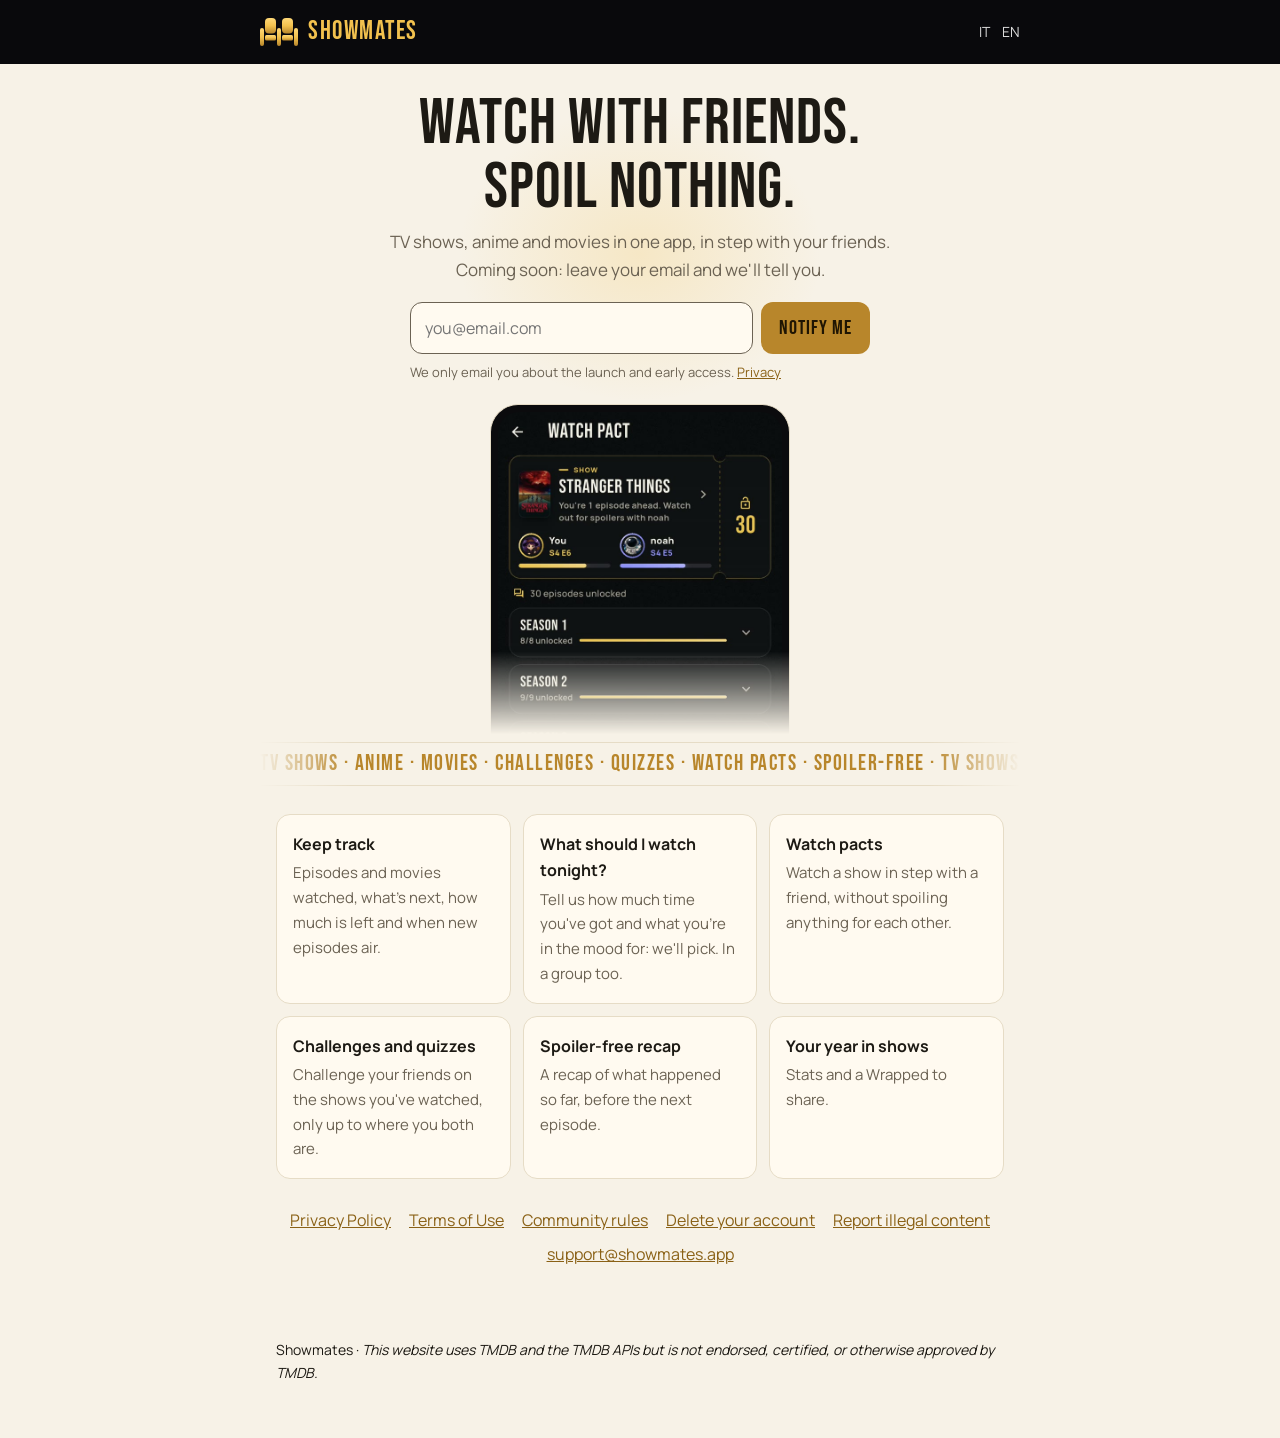
<file: index.html>
<!doctype html>
<html lang="en" class="js-off">
<head>
<meta charset="utf-8">
<!-- GitHub Pages non manda header: CSP e referrer via meta (frame-ancestors qui non vale) -->
<meta http-equiv="Content-Security-Policy" content="default-src 'self'; script-src 'self' 'unsafe-inline'; style-src 'self' 'unsafe-inline'; img-src 'self' data:; font-src 'self'; connect-src 'self' https://oxwnwmfkjcomforyhjia.supabase.co; object-src 'none'; base-uri 'self'; form-action 'self'">
<meta name="referrer" content="strict-origin-when-cross-origin">
<meta name="viewport" content="width=device-width, initial-scale=1">
<title>Showmates · TV shows, anime and movies with friends</title>
<meta name="description" content="Track TV shows, anime and movies, watch with friends, play quizzes and challenges. Spoiler-free.">
<link rel="canonical" href="https://showmates.app/">
<link rel="alternate" hreflang="x-default" href="https://showmates.app/">
<!-- la home è una pagina sola con le due lingue: ?lang= sceglie quale mostrare, così i motori hanno un indirizzo per lingua (voce 87) -->
<link rel="alternate" hreflang="it" href="https://showmates.app/?lang=it">
<link rel="alternate" hreflang="en" href="https://showmates.app/?lang=en">
<meta property="og:type" content="website">
<meta property="og:site_name" content="Showmates">
<meta property="og:title" content="Showmates · Serie TV, anime e film con gli amici">
<meta property="og:description" content="Serie TV, anime e film da seguire con gli amici: quiz, sfide e niente spoiler. · TV shows, anime and movies with your friends. Spoiler-free.">
<meta property="og:image" content="https://showmates.app/img/og.png">
<meta property="og:image:width" content="1024">
<meta property="og:image:height" content="500">
<meta property="og:image:alt" content="Showmates: serie TV, anime e film con gli amici. Senza spoiler.">
<meta property="og:locale" content="it_IT">
<meta property="og:locale:alternate" content="en_US">
<meta property="og:url" content="https://showmates.app/">
<meta name="twitter:card" content="summary_large_image">
<meta name="twitter:title" content="Showmates · Serie TV, anime e film con gli amici">
<meta name="twitter:description" content="Serie TV, anime e film da seguire con gli amici. Senza spoiler. · TV shows, anime and movies with your friends.">
<meta name="twitter:image" content="https://showmates.app/img/og.png">
<link rel="stylesheet" href="style.css">
<link rel="icon" href="img/favicon.png">
<link rel="apple-touch-icon" href="img/apple-touch-icon.png">
<meta name="theme-color" content="#09090c">
<!-- subito, prima del primo disegno: con .js-off il modulo dell'email è nascosto (MEGA-47-4) -->
<script>document.documentElement.classList.replace('js-off', 'js');</script>
</head>
<body>
<!-- Cloudflare non deve offuscare le email: senza JavaScript diventavano "[email protected]" (audit finale, voce 392) -->
<!--email_off-->
<header class="top"><div class="bar">
  <a class="brand" href="index.html"><span class="logo"></span>Showmates</a>
  <nav><a href="#" data-set-lang="it" lang="it">IT</a><a href="#" data-set-lang="en" lang="en">EN</a></nav>
</div></header>

<main>
<section lang="it" data-lang="it">
  <div class="hero">
    <h1>Guarda con gli amici.<br>Senza spoiler.</h1>
    <p class="lead">Serie TV, anime e film in un'app sola, al passo con i tuoi amici. Esce presto: lascia l'email e ti avvisiamo.</p>
    <form class="wait" data-wait novalidate>
      <div class="row"><input type="email" name="email" required autocomplete="email" placeholder="la-tua@email.it" aria-label="Email"><button type="submit">Avvisami</button></div>
      <p class="updated" data-invite hidden style="margin:8px 0 0;font-size:13px">Ti ha invitato <b></b>: iscriviti con l&#39;email che userai nell&#39;app e, appena entri, troverai la sua richiesta per seguirti.</p>
      <p class="msg" role="status" aria-live="polite"></p>
      <div class="more" hidden>
        <p class="updated" style="margin:0">Facoltativo:</p>
        <fieldset class="plat"><legend>Che telefono hai?</legend><label><input type="radio" name="platform" value="android"> Android</label><label><input type="radio" name="platform" value="ios"> iPhone</label></fieldset>
        <label><input type="checkbox" name="beta"> Voglio provarla in anteprima</label>
      </div>
      <p class="updated" style="margin:8px 0 0;font-size:13px">Ti scriviamo solo per l&#39;uscita e l&#39;anteprima. <a href="it/privacy.html#waitlist">Privacy</a></p>
    </form>
    <noscript><p class="updated">Per iscriverti serve JavaScript.</p></noscript>
    <div class="shot"><img src="img/app-pact.jpg" width="640" height="889" alt="Schermata vera di Showmates: un patto di visione con un amico, con gli episodi sbloccati per entrambi." fetchpriority="high"></div>
  </div>
  <div class="ticker" aria-hidden="true"><div>Serie TV · Anime · Film · Sfide · Quiz · Patti di visione · Senza spoiler · Serie TV · Anime · Film · Sfide · Quiz · Patti di visione · Senza spoiler · Serie TV · Anime · Film · Sfide · Quiz · Patti di visione · Senza spoiler · </div><div>Serie TV · Anime · Film · Sfide · Quiz · Patti di visione · Senza spoiler · Serie TV · Anime · Film · Sfide · Quiz · Patti di visione · Senza spoiler · Serie TV · Anime · Film · Sfide · Quiz · Patti di visione · Senza spoiler · </div></div>
  <div class="cards">
    <div class="card"><h3>Tieni il conto</h3><p>Episodi e film visti, cosa viene dopo, quanto ti manca e quando escono le nuove puntate.</p></div>
    <div class="card"><h3>Stasera cosa guardo?</h3><p>Dici quanto tempo hai e che voglia hai: scegliamo noi. Anche in gruppo.</p></div>
    <div class="card"><h3>Patti di visione</h3><p>Guarda una serie al passo con un amico, senza rovinarvi niente a vicenda.</p></div>
    <div class="card"><h3>Sfide e quiz</h3><p>Sfida gli amici sulle serie che avete visto, solo fin dove siete arrivati.</p></div>
    <div class="card"><h3>Ripassino senza spoiler</h3><p>Il riassunto di quello che è successo finora, prima del prossimo episodio.</p></div>
    <div class="card"><h3>Il tuo anno in serie</h3><p>Statistiche e un Wrapped da condividere.</p></div>
  </div>
  <div class="links">
    <a href="it/privacy.html">Informativa sulla privacy</a>
    <a href="it/terms.html">Termini d'uso</a>
    <a href="it/community.html">Regole della community</a>
    <a href="it/delete-account.html">Eliminare l'account</a>
    <a href="it/community.html#illegali">Segnala un contenuto illegale</a>
    <a href="mailto:support@showmates.app">support@showmates.app</a>
  </div>
</section>

<section lang="en" data-lang="en">
  <div class="hero">
    <h1>Watch with friends.<br>Spoil nothing.</h1>
    <p class="lead">TV shows, anime and movies in one app, in step with your friends. Coming soon: leave your email and we'll tell you.</p>
    <form class="wait" data-wait novalidate>
      <div class="row"><input type="email" name="email" required autocomplete="email" placeholder="you@email.com" aria-label="Email"><button type="submit">Notify me</button></div>
      <p class="updated" data-invite hidden style="margin:8px 0 0;font-size:13px"><b></b> invited you: sign up with the email you&#39;ll use in the app and you&#39;ll find their follow request as soon as you join.</p>
      <p class="msg" role="status" aria-live="polite"></p>
      <div class="more" hidden>
        <p class="updated" style="margin:0">Optional:</p>
        <fieldset class="plat"><legend>Which phone do you have?</legend><label><input type="radio" name="platform" value="android"> Android</label><label><input type="radio" name="platform" value="ios"> iPhone</label></fieldset>
        <label><input type="checkbox" name="beta"> I want to try it early</label>
      </div>
      <p class="updated" style="margin:8px 0 0;font-size:13px">We only email you about the launch and early access. <a href="en/privacy.html#waitlist">Privacy</a></p>
    </form>
    <noscript><p class="updated">JavaScript is needed to sign up.</p></noscript>
    <div class="shot"><img src="img/app-pact.jpg" width="640" height="889" alt="Real Showmates screen: a watch pact with a friend, with the episodes unlocked for both of you." fetchpriority="high"></div>
  </div>
  <div class="ticker" aria-hidden="true"><div>TV shows · Anime · Movies · Challenges · Quizzes · Watch pacts · Spoiler-free · TV shows · Anime · Movies · Challenges · Quizzes · Watch pacts · Spoiler-free · TV shows · Anime · Movies · Challenges · Quizzes · Watch pacts · Spoiler-free · </div><div>TV shows · Anime · Movies · Challenges · Quizzes · Watch pacts · Spoiler-free · TV shows · Anime · Movies · Challenges · Quizzes · Watch pacts · Spoiler-free · TV shows · Anime · Movies · Challenges · Quizzes · Watch pacts · Spoiler-free · </div></div>
  <div class="cards">
    <div class="card"><h3>Keep track</h3><p>Episodes and movies watched, what's next, how much is left and when new episodes air.</p></div>
    <div class="card"><h3>What should I watch tonight?</h3><p>Tell us how much time you've got and what you're in the mood for: we'll pick. In a group too.</p></div>
    <div class="card"><h3>Watch pacts</h3><p>Watch a show in step with a friend, without spoiling anything for each other.</p></div>
    <div class="card"><h3>Challenges and quizzes</h3><p>Challenge your friends on the shows you've watched, only up to where you both are.</p></div>
    <div class="card"><h3>Spoiler-free recap</h3><p>A recap of what happened so far, before the next episode.</p></div>
    <div class="card"><h3>Your year in shows</h3><p>Stats and a Wrapped to share.</p></div>
  </div>
  <div class="links">
    <a href="en/privacy.html">Privacy Policy</a>
    <a href="en/terms.html">Terms of Use</a>
    <a href="en/community.html">Community rules</a>
    <a href="en/delete-account.html">Delete your account</a>
    <a href="en/community.html#illegal">Report illegal content</a>
    <a href="mailto:support@showmates.app">support@showmates.app</a>
  </div>
</section>
</main>
<footer><p>Showmates · <em>This website uses TMDB and the TMDB APIs but is not endorsed, certified, or otherwise approved by TMDB.</em></p></footer>
<script>
  // compaiono scorrendo
  (function () {
    var cards = document.querySelectorAll('.card');
    if (!('IntersectionObserver' in window)) return cards.forEach(function (c) { c.classList.add('in'); });
    var io = new IntersectionObserver(function (es) { es.forEach(function (e) { if (e.isIntersecting) { e.target.classList.add('in'); io.unobserve(e.target); } }); }, { threshold: .15 });
    cards.forEach(function (c, i) { c.style.transitionDelay = (i % 6 % 2) * 90 + 'ms'; io.observe(c); });
  })();
  // una lingua alla volta: quella scelta, altrimenti quella del browser (senza JavaScript si vedono entrambe)
  (function () {
    var saved = null;
    try { saved = localStorage.getItem('lang'); } catch (e) {}
    function show(lang) {
      document.documentElement.lang = lang;
      document.title = lang === 'it' ? 'Showmates · Serie TV, anime e film con gli amici' : 'Showmates · TV shows, anime and movies with friends';
      document.querySelector('meta[name=description]').content = lang === 'it' ? 'Segui serie TV, anime e film, guardali con gli amici, gioca a quiz e sfide. Senza spoiler.' : 'Track TV shows, anime and movies, watch with friends, play quizzes and challenges. Spoiler-free.';
      document.querySelectorAll('[data-lang]').forEach(function (s) { s.hidden = s.getAttribute('data-lang') !== lang; });
    }
    var q = (location.search.match(/[?&]lang=(it|en)(?![a-z])/) || [])[1];
    if (q) document.querySelector('link[rel=canonical]').href = 'https://showmates.app/?lang=' + q;
    show(q || saved || ((navigator.language || 'en').toLowerCase().indexOf('it') === 0 ? 'it' : 'en'));
    document.querySelectorAll('[data-set-lang]').forEach(function (a) {
      a.addEventListener('click', function (e) {
        e.preventDefault();
        var l = a.getAttribute('data-set-lang');
        try { localStorage.setItem('lang', l); } catch (err) {}
        show(l);
      });
    });
  })();
</script>
<script>
  // lista d'attesa: chiama join_waitlist su Supabase (chiave anon pubblica, come nell'app). ?src=tiktok dice da dove arriva.
  (function () {
    var URL = 'https://oxwnwmfkjcomforyhjia.supabase.co/rest/v1/rpc/join_waitlist', KEY = 'sb_publishable_9N29QiNkIJ45q303pHiz4w_k1PniuE8';
    var q = new URLSearchParams(location.search), src = q.get('src');
    // ?u=<username>: link d'invito dall'app; chi si iscrive con la stessa email trova la richiesta per seguirlo di chi l'ha invitato
    var inv = (q.get('u') || '').trim().toLowerCase();
    if (!/^[a-z0-9_.]{3,30}$/.test(inv)) inv = '';
    // una visita per sessione: provenienza, pagina, lingua e dominio da cui arriva (niente IP né dati personali)
    try {
      if (!sessionStorage.getItem('v')) {
        sessionStorage.setItem('v', '1');
        var ref = ''; try { ref = document.referrer ? new URL(document.referrer).hostname : ''; } catch (e) {}
        fetch(URL.replace('join_waitlist', 'log_visit'), { method: 'POST', keepalive: true, headers: { 'Content-Type': 'application/json', apikey: KEY, Authorization: 'Bearer ' + KEY },
          body: JSON.stringify({ p_source: inv ? 'invite' : src, p_path: location.pathname, p_lang: document.documentElement.lang === 'it' ? 'it' : 'en', p_referrer: ref }) }).catch(function () {});
      }
    } catch (e) {}
    // passi del modulo nella stessa tabella delle visite (path 'event:...'), per vedere dove ci si ferma. Mai l'email
    function ev(name) { try { fetch(URL.replace('join_waitlist', 'log_visit'), { method: 'POST', keepalive: true, headers: { 'Content-Type': 'application/json', apikey: KEY, Authorization: 'Bearer ' + KEY },
      body: JSON.stringify({ p_source: inv ? 'invite' : src, p_path: 'event:' + name, p_lang: document.documentElement.lang === 'it' ? 'it' : 'en' }) }).catch(function () {}); } catch (e) {} }
    if (inv) document.querySelectorAll('[data-invite]').forEach(function (p) { p.hidden = false; p.querySelector('b').textContent = '@' + inv; });
    document.querySelectorAll('[data-wait]').forEach(function (f) {
      var it = f.closest('[data-lang]').getAttribute('data-lang') === 'it', msg = f.querySelector('.msg'), btn = f.querySelector('button');
      function say(t, ok) { msg.textContent = t; msg.className = 'msg ' + (ok ? 'ok' : 'err'); }
      var more = f.querySelector('.more');
      // telefono e anteprima compaiono al primo tocco e partono con l'iscrizione: il server non aggiorna una riga gia' esistente (MEGA-47-1)
      f.email.addEventListener('focus', function () { more.hidden = false; ev('form_start'); }, { once: true });
      function join(email) {
        var plat = f.querySelector('[name=platform]:checked');
        return fetch(URL, { method: 'POST', headers: { 'Content-Type': 'application/json', apikey: KEY, Authorization: 'Bearer ' + KEY },
          body: JSON.stringify({ p_email: email, p_lang: it ? 'it' : 'en', p_beta: f.beta.checked, p_platform: plat ? plat.value : null, p_source: inv ? 'invite' : src, p_invited_by: inv || null }) })
          .then(function (r) { if (!r.ok) throw r; });
      }
      f.addEventListener('submit', function (e) {
        e.preventDefault();
        var email = f.email.value.trim();
        if (!/^[^@\s]+@[^@\s]+\.[a-z]{2,}$/i.test(email)) return say(it ? 'Controlla l’indirizzo email.' : 'Check your email address.', false);
        btn.disabled = true;
        ev('submit');
        join(email)
          .then(function () { ev('signup_ok'); f.reset(); more.hidden = true; say(it ? 'Fatto! Ti scriviamo appena esce.' : 'Done! We’ll email you at launch.', true); })
          .catch(function () { ev('signup_error'); say(it ? 'Non è andata, riprova tra poco.' : 'That didn’t work, try again soon.', false); })
          .then(function () { btn.disabled = false; });
      });
    });
  })();
</script>
<!--/email_off-->
</body>
</html>
</file>
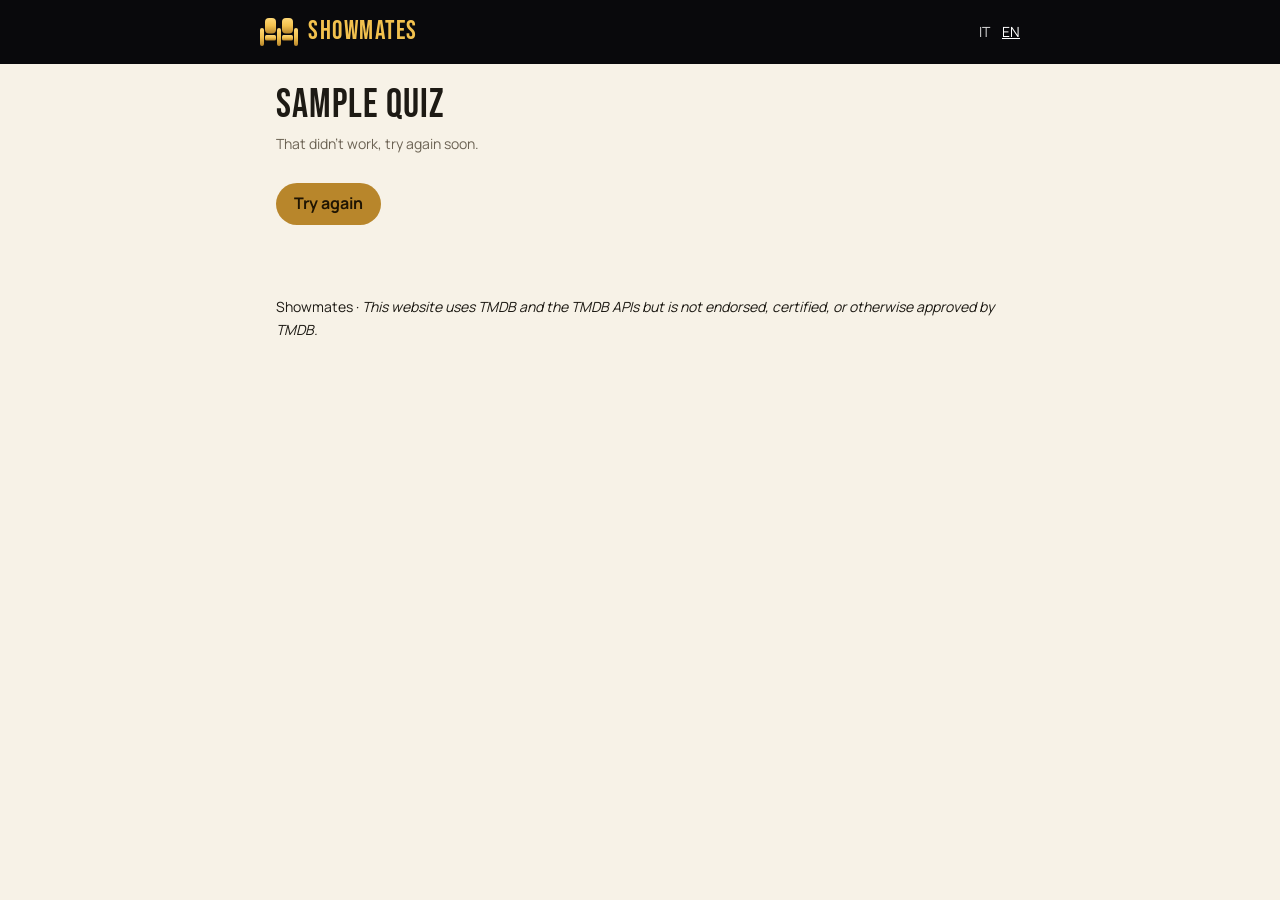
<file: try.html>
<!doctype html>
<html lang="it">
<head>
<meta charset="utf-8">
<!-- GitHub Pages non manda header: CSP e referrer via meta (frame-ancestors qui non vale) -->
<meta http-equiv="Content-Security-Policy" content="default-src 'self'; script-src 'self' 'unsafe-inline'; style-src 'self' 'unsafe-inline'; img-src 'self' data:; font-src 'self'; connect-src 'self' https://oxwnwmfkjcomforyhjia.supabase.co; object-src 'none'; base-uri 'self'; form-action 'self'">
<meta name="referrer" content="strict-origin-when-cross-origin">
<meta name="viewport" content="width=device-width, initial-scale=1">
<title>Quiz di prova · Showmates</title>
<meta name="robots" content="noindex">
<meta name="description" content="Prova un quiz di Showmates: serie TV, anime e film con gli amici, senza spoiler. · Try a Showmates quiz.">
<link rel="canonical" href="https://showmates.app/try">
<meta property="og:type" content="website">
<meta property="og:site_name" content="Showmates">
<meta property="og:title" content="Quiz di prova · Showmates">
<meta property="og:description" content="Prova un quiz di Showmates: serie TV, anime e film con gli amici, senza spoiler. · Try a Showmates quiz.">
<meta property="og:image" content="https://showmates.app/img/og.png">
<meta property="og:image:width" content="1024">
<meta property="og:image:height" content="500">
<meta property="og:image:alt" content="Showmates: serie TV, anime e film con gli amici. Senza spoiler.">
<meta property="og:locale" content="it_IT">
<meta property="og:locale:alternate" content="en_US">
<meta property="og:url" content="https://showmates.app/try">
<meta name="twitter:card" content="summary_large_image">
<meta name="twitter:title" content="Quiz di prova · Showmates">
<meta name="twitter:description" content="Serie TV, anime e film da seguire con gli amici. Senza spoiler. · TV shows, anime and movies with your friends.">
<meta name="twitter:image" content="https://showmates.app/img/og.png">
<link rel="stylesheet" href="/style.css">
<link rel="icon" href="/img/favicon.png">
<meta name="theme-color" content="#09090c">
</head>
<body>
<header class="top"><div class="bar">
  <a class="brand" href="/?src=try"><span class="logo"></span>Showmates</a>
  <nav><a href="#" data-set-lang="it" lang="it">IT</a><a href="#" data-set-lang="en" lang="en">EN</a></nav>
</div></header>
<!-- Link condiviso dall'app (showmates.app/try): con l'app installata lo apre Android, qui arriva chi non ce l'ha
     e gioca il quiz di prova (la sfida del giorno di ieri, da daily_preview) senza account. -->
<main class="quiz">
  <h1 data-t="title">Quiz di prova</h1>
  <div id="quiz" aria-busy="true"><p class="updated" data-t="loading">Carico il quiz…</p></div>
  <!-- esito letto dai lettori di schermo: resta fuori da #quiz, che viene ridisegnato a ogni risposta -->
  <p id="live" class="sr" role="status" aria-live="polite"></p>
  <noscript><p>Il quiz di prova ha bisogno di JavaScript. · The sample quiz needs JavaScript. <a href="/?src=try">showmates.app</a></p></noscript>
</main>
<footer><p>Showmates · <em>This website uses TMDB and the TMDB APIs but is not endorsed, certified, or otherwise approved by TMDB.</em></p></footer>
<script>
(function () {
  // stessa RPC pubblica dell'app (GuestQuizScreen) e stessa chiave anon pubblicabile della lista d'attesa in index.html
  var URL = 'https://oxwnwmfkjcomforyhjia.supabase.co/rest/v1/rpc/daily_preview', KEY = 'sb_publishable_9N29QiNkIJ45q303pHiz4w_k1PniuE8';
  var T = {
    it: { title: 'Quiz di prova', loading: 'Carico il quiz…', none: 'Oggi non c’è un quiz di prova. Riprova domani!',
          error: 'Non è andata, riprova tra poco.', retry: 'Riprova',
          progress: 'Domanda {n} di {total} · {show}', spoiler: 'Domande su {show}: potrebbero svelare qualcosa della trama.',
          right: 'Giusta!', wrong: 'Sbagliata. La risposta giusta è: {a}', rightMark: 'risposta giusta', wrongMark: 'la tua risposta',
          next: 'Avanti', result: 'Vedi il risultato', score: 'risposte giuste su {show}',
          pitch: 'Showmates sta arrivando: con l’app giochi la sfida del giorno con la classifica, sfidi gli amici sulle serie che seguite e tieni il conto di tutto quello che guardi.',
          join: 'Iscriviti alla lista d’attesa', again: 'Rigioca',
          credit: 'Domanda scritta dall’IA a partire da {source}' },
    en: { title: 'Sample quiz', loading: 'Loading the quiz…', none: 'There’s no sample quiz today. Try again tomorrow!',
          error: 'That didn’t work, try again soon.', retry: 'Try again',
          progress: 'Question {n} of {total} · {show}', spoiler: 'Questions about {show} may reveal plot details.',
          right: 'Correct!', wrong: 'Wrong. The right answer is: {a}', rightMark: 'right answer', wrongMark: 'your answer',
          next: 'Next', result: 'See your score', score: 'right answers on {show}',
          pitch: 'Showmates is coming soon: with the app you play the daily challenge with the leaderboard, challenge your friends on the shows you both follow and keep track of everything you watch.',
          join: 'Join the waitlist', again: 'Play again',
          credit: 'AI-written question based on {source}' }
  };
  var root = document.getElementById('quiz'), live = document.getElementById('live'), lang, data = null, failed = false, i = 0, correct = 0, picked = null;

  function t(k, v) { return T[lang][k].replace(/\{(\w+)\}/g, function (_, n) { return v[n]; }); }
  function el(tag, cls, text) { var e = document.createElement(tag); if (cls) e.className = cls; if (text != null) e.textContent = text; return e; }
  function btn(cls, text, fn) { var b = el('button', cls, text); b.type = 'button'; b.addEventListener('click', fn); return b; }
  function show() { var s = (data && data.show) || {}; return (lang === 'en' && s.name_en) || s.name || ''; }
  function qs() { return (data && data.questions) || []; }
  function loc(q, k) { return lang === 'en' && q.question_en != null ? q[k + '_en'] : q[k]; }

  // focus: dopo il cambio di schermata va all'elemento giusto (titolo della domanda, bottone Avanti, punteggio)
  function render(focus) {
    document.documentElement.lang = lang;
    document.querySelectorAll('[data-t]').forEach(function (e) { e.textContent = T[lang][e.getAttribute('data-t')]; });
    document.title = T[lang].title + ' · Showmates';
    document.querySelectorAll('[data-set-lang]').forEach(function (a) {
      if (a.getAttribute('data-set-lang') === lang) a.setAttribute('aria-current', 'true'); else a.removeAttribute('aria-current');
    });
    root.textContent = '';
    if (focus !== 'next') live.textContent = '';
    // MEGA-47-3: occupato solo mentre carica; errore e "nessun quiz" letti dalla regione live
    root.setAttribute('aria-busy', data || failed ? 'false' : 'true');
    if (failed) { live.textContent = T[lang].error; root.append(el('p', 'updated', T[lang].error), btn('pill', T[lang].retry, load)); return; }
    if (!data) { root.append(el('p', 'updated', T[lang].loading)); return; }
    var list = qs(), name = show(), target = null;
    if (!list.length) { live.textContent = T[lang].none; root.append(el('p', 'updated', T[lang].none)); return; }
    if (i >= list.length) {
      var sc = el('p', 'score', correct + ' / ' + list.length); sc.tabIndex = -1; target = sc;
      var join = el('a', 'pill', T[lang].join); join.href = /[?&]src=daily(?![\w-])/.test(location.search) ? '/?src=daily' : '/?src=try';
      root.append(sc, el('p', 'updated', t('score', { show: name })), el('p', null, T[lang].pitch), join,
        btn('again', T[lang].again, function () { i = 0; correct = 0; picked = null; render('q'); }));
    } else {
      var q = list[i], opts = loc(q, 'options') || [], answer = +q.answer;
      root.append(el('p', 'updated', t('progress', { n: i + 1, total: list.length, show: name })));
      if (i === 0) root.append(el('p', 'box spoiler', t('spoiler', { show: name })));
      var h = el('h2', 'q', loc(q, 'question')); h.tabIndex = -1; root.append(h);
      if (focus === 'q') target = h;
      var ul = el('ul', 'opts');
      opts.forEach(function (o, k) {
        var b = btn('opt', null, function () {
          if (picked != null) return;
          picked = k; if (k === answer) correct++;
          render('next');
        });
        b.append(el('span', null, o));
        if (picked != null) {
          // giusta/sbagliata anche con un segno e un testo nascosto per i lettori di schermo, non solo col colore
          b.setAttribute('aria-disabled', 'true');
          if (k === answer) { b.classList.add('right'); b.append(el('span', 'mark', '✓'), el('span', 'sr', ' (' + T[lang].rightMark + ')')); }
          else if (k === picked) { b.classList.add('wrong'); b.append(el('span', 'mark', '✗'), el('span', 'sr', ' (' + T[lang].wrongMark + ')')); }
        }
        var li = el('li'); li.append(b); ul.append(li);
      });
      root.append(ul);
      if (picked != null) {
        var said = picked === answer ? T[lang].right : t('wrong', { a: opts[answer] });
        var v = el('p', 'verdict ' + (picked === answer ? 'ok' : 'err'), (picked === answer ? '✓ ' : '✗ ') + said);
        v.setAttribute('aria-hidden', 'true'); root.append(v);
        if (focus === 'next') live.textContent = said;
        var ex = loc(q, 'explanation'); if (ex) root.append(el('p', 'updated', ex));
        // domande scritte dall'IA da TVmaze o Wikipedia: fonte e licenza CC BY-SA, come nell'app (BIG-TXT-11-1/11-2)
        if (q.credit) {
          var cr = el('p', 'updated', t('credit', { source: '' }).replace(/\s*$/, ' '));
          var src = /^https:\/\/[a-z-]+\.wikipedia\.org\//.test(q.credit_url || '') ? el('a', null, q.credit) : el('span', null, q.credit);
          if (src.tagName === 'A') { src.href = q.credit_url; src.rel = 'noopener'; }
          var lic = el('a', null, 'CC BY-SA 4.0'); lic.href = 'https://creativecommons.org/licenses/by-sa/4.0/'; lic.rel = 'license noopener';
          cr.append(src, ' (', lic, ')'); root.append(cr);
        }
        var nx = btn('pill', i + 1 < list.length ? T[lang].next : T[lang].result, function () { i++; picked = null; render(i < list.length ? 'q' : 'end'); });
        root.append(nx);
        if (focus === 'next') target = nx;
      }
    }
    if (target) target.focus();
  }

  function load() {
    failed = false; data = null; render();
    // nessun dato personale: solo la chiave anon pubblica, nessun parametro
    fetch(URL, { method: 'POST', headers: { 'Content-Type': 'application/json', apikey: KEY, Authorization: 'Bearer ' + KEY }, body: '{}' })
      .then(function (r) { if (!r.ok) throw r; return r.json(); })
      .then(function (d) { data = d || {}; render(); })
      .catch(function () { failed = true; render(); });
  }

  // lingua: quella scelta sul sito, altrimenti quella del browser (come index.html)
  var saved = null;
  try { saved = localStorage.getItem('lang'); } catch (e) {}
  lang = saved === 'it' || saved === 'en' ? saved : ((navigator.language || 'en').toLowerCase().indexOf('it') === 0 ? 'it' : 'en');
  document.querySelectorAll('[data-set-lang]').forEach(function (a) {
    a.addEventListener('click', function (e) {
      e.preventDefault();
      lang = a.getAttribute('data-set-lang');
      try { localStorage.setItem('lang', lang); } catch (err) {}
      render();
    });
  });
  load();
})();
</script>
</body>
</html>
</file>
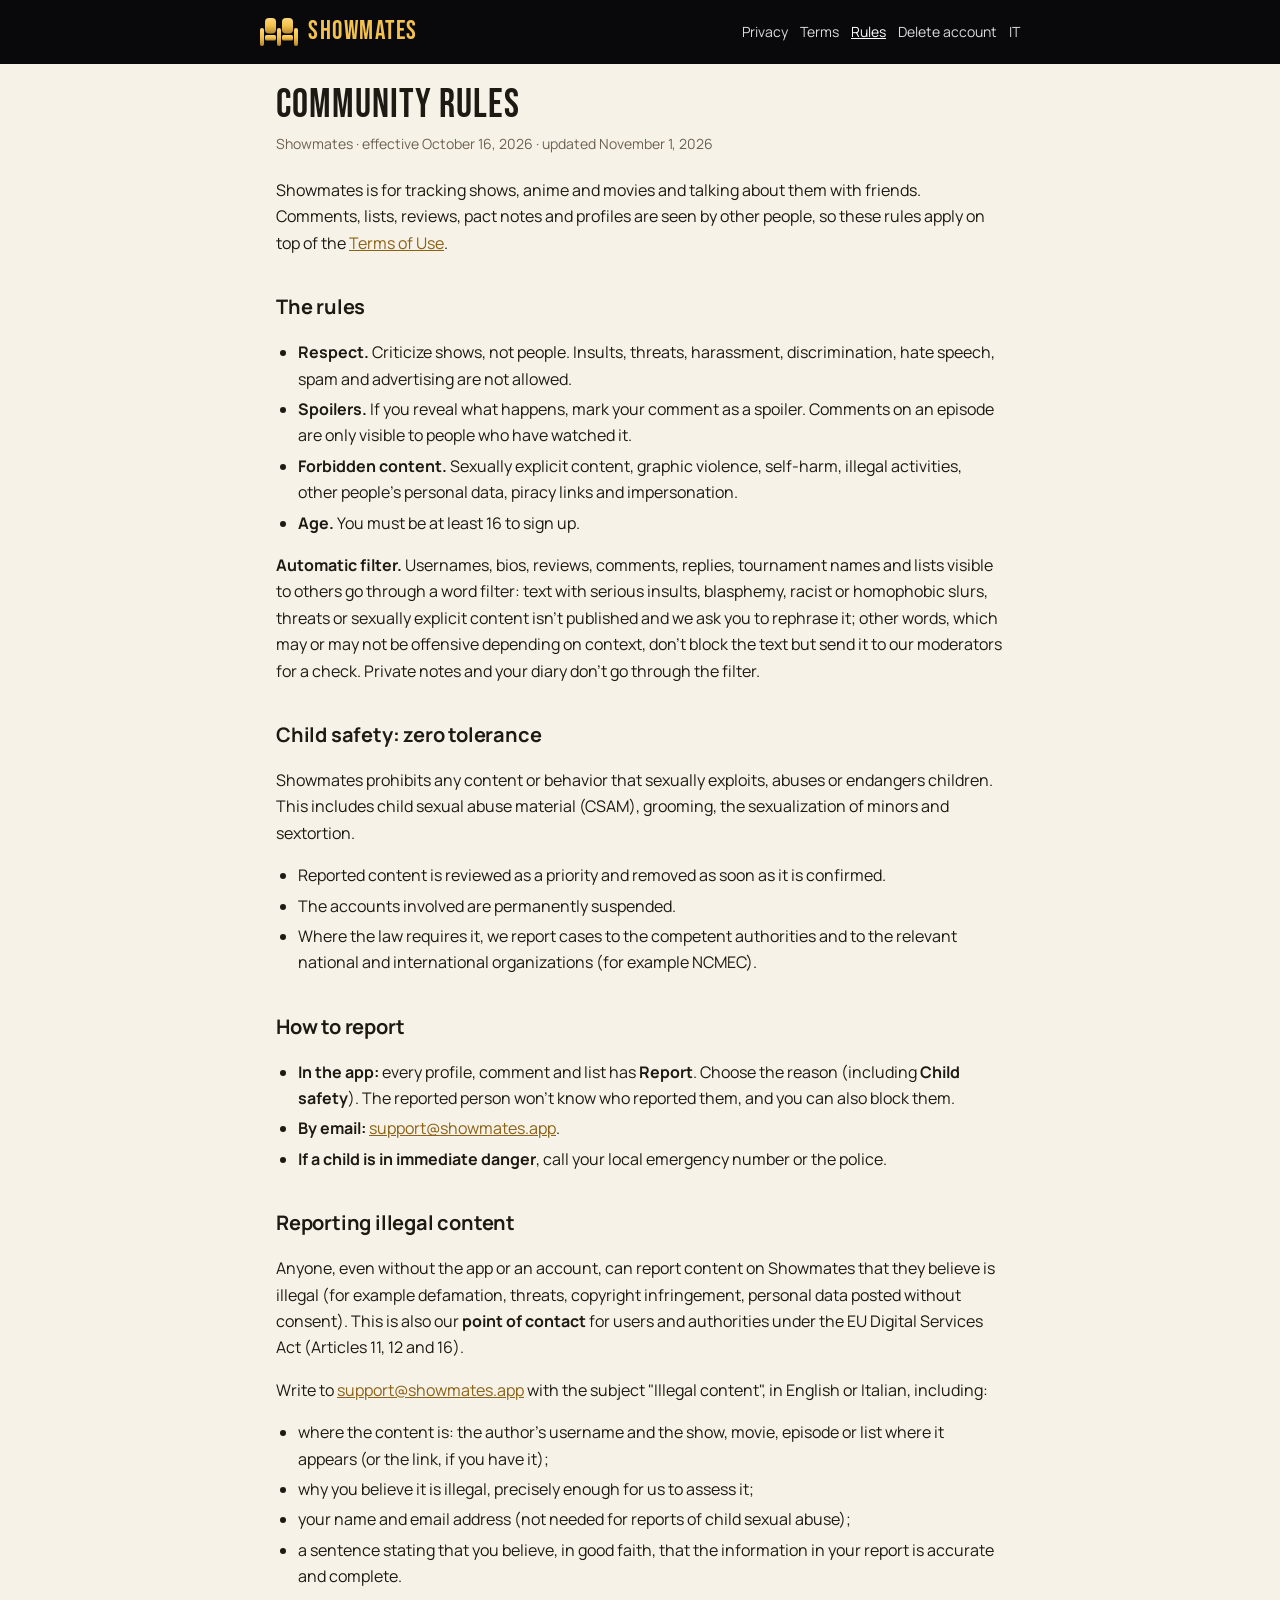
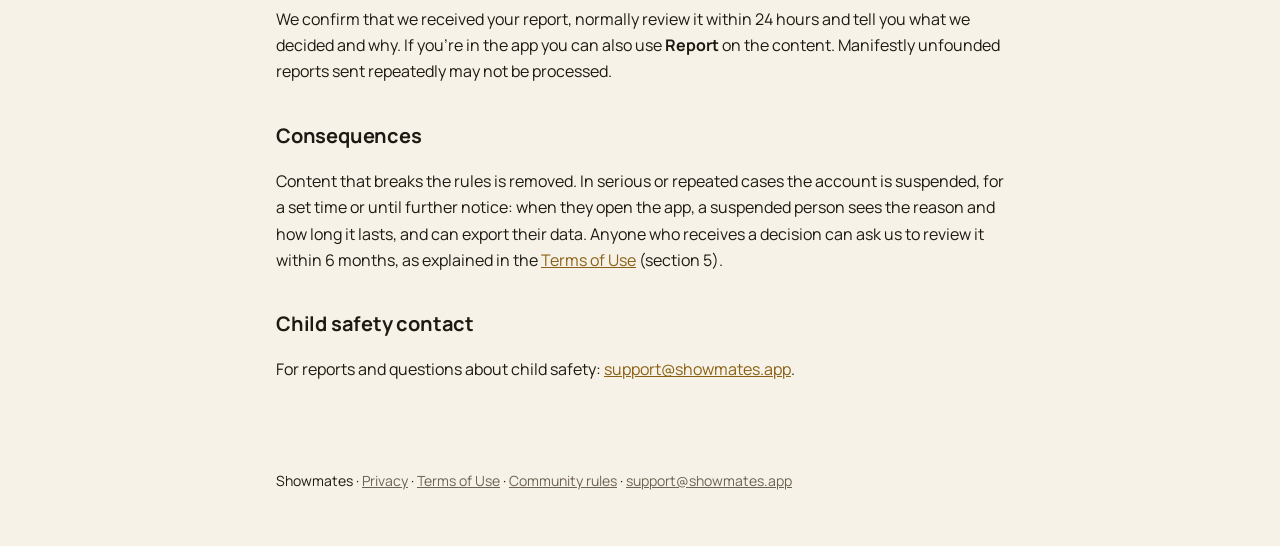
<file: en/community.html>
<!doctype html>
<html lang="en">
<head>
<meta charset="utf-8">
<!-- GitHub Pages non manda header: CSP e referrer via meta (frame-ancestors qui non vale) -->
<meta http-equiv="Content-Security-Policy" content="default-src 'self'; script-src 'self' 'unsafe-inline'; style-src 'self' 'unsafe-inline'; img-src 'self' data:; font-src 'self'; connect-src 'self' https://oxwnwmfkjcomforyhjia.supabase.co; object-src 'none'; base-uri 'self'; form-action 'self'">
<meta name="referrer" content="strict-origin-when-cross-origin">
<meta name="viewport" content="width=device-width, initial-scale=1">
<title>Community rules · Showmates</title>
<meta name="description" content="Showmates community rules and standards against child sexual abuse and exploitation (CSAE).">
<link rel="stylesheet" href="../style.css">
<link rel="canonical" href="https://showmates.app/en/community.html">
<link rel="alternate" hreflang="it" href="https://showmates.app/it/community.html">
<link rel="alternate" hreflang="en" href="https://showmates.app/en/community.html">
<link rel="alternate" hreflang="x-default" href="https://showmates.app/en/community.html">
</head>
<body>
<!-- Cloudflare non deve offuscare le email: senza JavaScript diventavano "[email protected]" (audit finale, voce 392) -->
<!--email_off-->
<header class="top"><div class="bar">
  <a class="brand" href="../index.html"><span class="logo"></span>Showmates</a>
  <nav><a href="privacy.html">Privacy</a><a href="terms.html">Terms</a><a href="community.html" aria-current="page">Rules</a><a href="delete-account.html">Delete account</a><a href="../it/community.html" lang="it">IT</a></nav>
</div></header>
<main>
<h1>Community rules</h1>
<p class="updated">Showmates · effective October 16, 2026 · updated November 1, 2026</p>

<p>Showmates is for tracking shows, anime and movies and talking about them with friends. Comments, lists, reviews, pact notes and profiles are seen by other people, so these rules apply on top of the <a href="terms.html">Terms of Use</a>.</p>

<h2>The rules</h2>
<ul>
  <li><strong>Respect.</strong> Criticize shows, not people. Insults, threats, harassment, discrimination, hate speech, spam and advertising are not allowed.</li>
  <li><strong>Spoilers.</strong> If you reveal what happens, mark your comment as a spoiler. Comments on an episode are only visible to people who have watched it.</li>
  <li><strong>Forbidden content.</strong> Sexually explicit content, graphic violence, self-harm, illegal activities, other people's personal data, piracy links and impersonation.</li>
  <li><strong>Age.</strong> You must be at least 16 to sign up.</li>
</ul>

<p><strong>Automatic filter.</strong> Usernames, bios, reviews, comments, replies, tournament names and lists visible to others go through a word filter: text with serious insults, blasphemy, racist or homophobic slurs, threats or sexually explicit content isn't published and we ask you to rephrase it; other words, which may or may not be offensive depending on context, don't block the text but send it to our moderators for a check. Private notes and your diary don't go through the filter.</p>

<h2 id="csae">Child safety: zero tolerance</h2>
<p>Showmates prohibits any content or behavior that sexually exploits, abuses or endangers children. This includes child sexual abuse material (CSAM), grooming, the sexualization of minors and sextortion.</p>
<ul>
  <li>Reported content is reviewed as a priority and removed as soon as it is confirmed.</li>
  <li>The accounts involved are permanently suspended.</li>
  <li>Where the law requires it, we report cases to the competent authorities and to the relevant national and international organizations (for example NCMEC).</li>
</ul>

<h2>How to report</h2>
<ul>
  <li><strong>In the app:</strong> every profile, comment and list has <strong>Report</strong>. Choose the reason (including <strong>Child safety</strong>). The reported person won't know who reported them, and you can also block them.</li>
  <li><strong>By email:</strong> <a href="mailto:support@showmates.app?subject=Child%20safety">support@showmates.app</a>.</li>
  <li><strong>If a child is in immediate danger</strong>, call your local emergency number or the police.</li>
</ul>

<h2 id="illegal">Reporting illegal content</h2>
<p>Anyone, even without the app or an account, can report content on Showmates that they believe is illegal (for example defamation, threats, copyright infringement, personal data posted without consent). This is also our <strong>point of contact</strong> for users and authorities under the EU Digital Services Act (Articles 11, 12 and 16).</p>
<p>Write to <a href="mailto:support@showmates.app?subject=Illegal%20content">support@showmates.app</a> with the subject "Illegal content", in English or Italian, including:</p>
<ul>
  <li>where the content is: the author's username and the show, movie, episode or list where it appears (or the link, if you have it);</li>
  <li>why you believe it is illegal, precisely enough for us to assess it;</li>
  <li>your name and email address (not needed for reports of child sexual abuse);</li>
  <li>a sentence stating that you believe, in good faith, that the information in your report is accurate and complete.</li>
</ul>
<p>We confirm that we received your report, normally review it within 24 hours and tell you what we decided and why. If you're in the app you can also use <strong>Report</strong> on the content. Manifestly unfounded reports sent repeatedly may not be processed.</p>

<h2>Consequences</h2>
<p>Content that breaks the rules is removed. In serious or repeated cases the account is suspended, for a set time or until further notice: when they open the app, a suspended person sees the reason and how long it lasts, and can export their data. Anyone who receives a decision can ask us to review it within 6 months, as explained in the <a href="terms.html">Terms of Use</a> (section 5).</p>

<h2>Child safety contact</h2>
<p>For reports and questions about child safety: <a href="mailto:support@showmates.app?subject=Child%20safety">support@showmates.app</a>.</p>
</main>
<footer><p>Showmates · <a href="privacy.html">Privacy</a> · <a href="terms.html">Terms of Use</a> · <a href="community.html">Community rules</a> · <a href="mailto:support@showmates.app">support@showmates.app</a></p></footer>
<!--/email_off-->
</body>
</html>
</file>
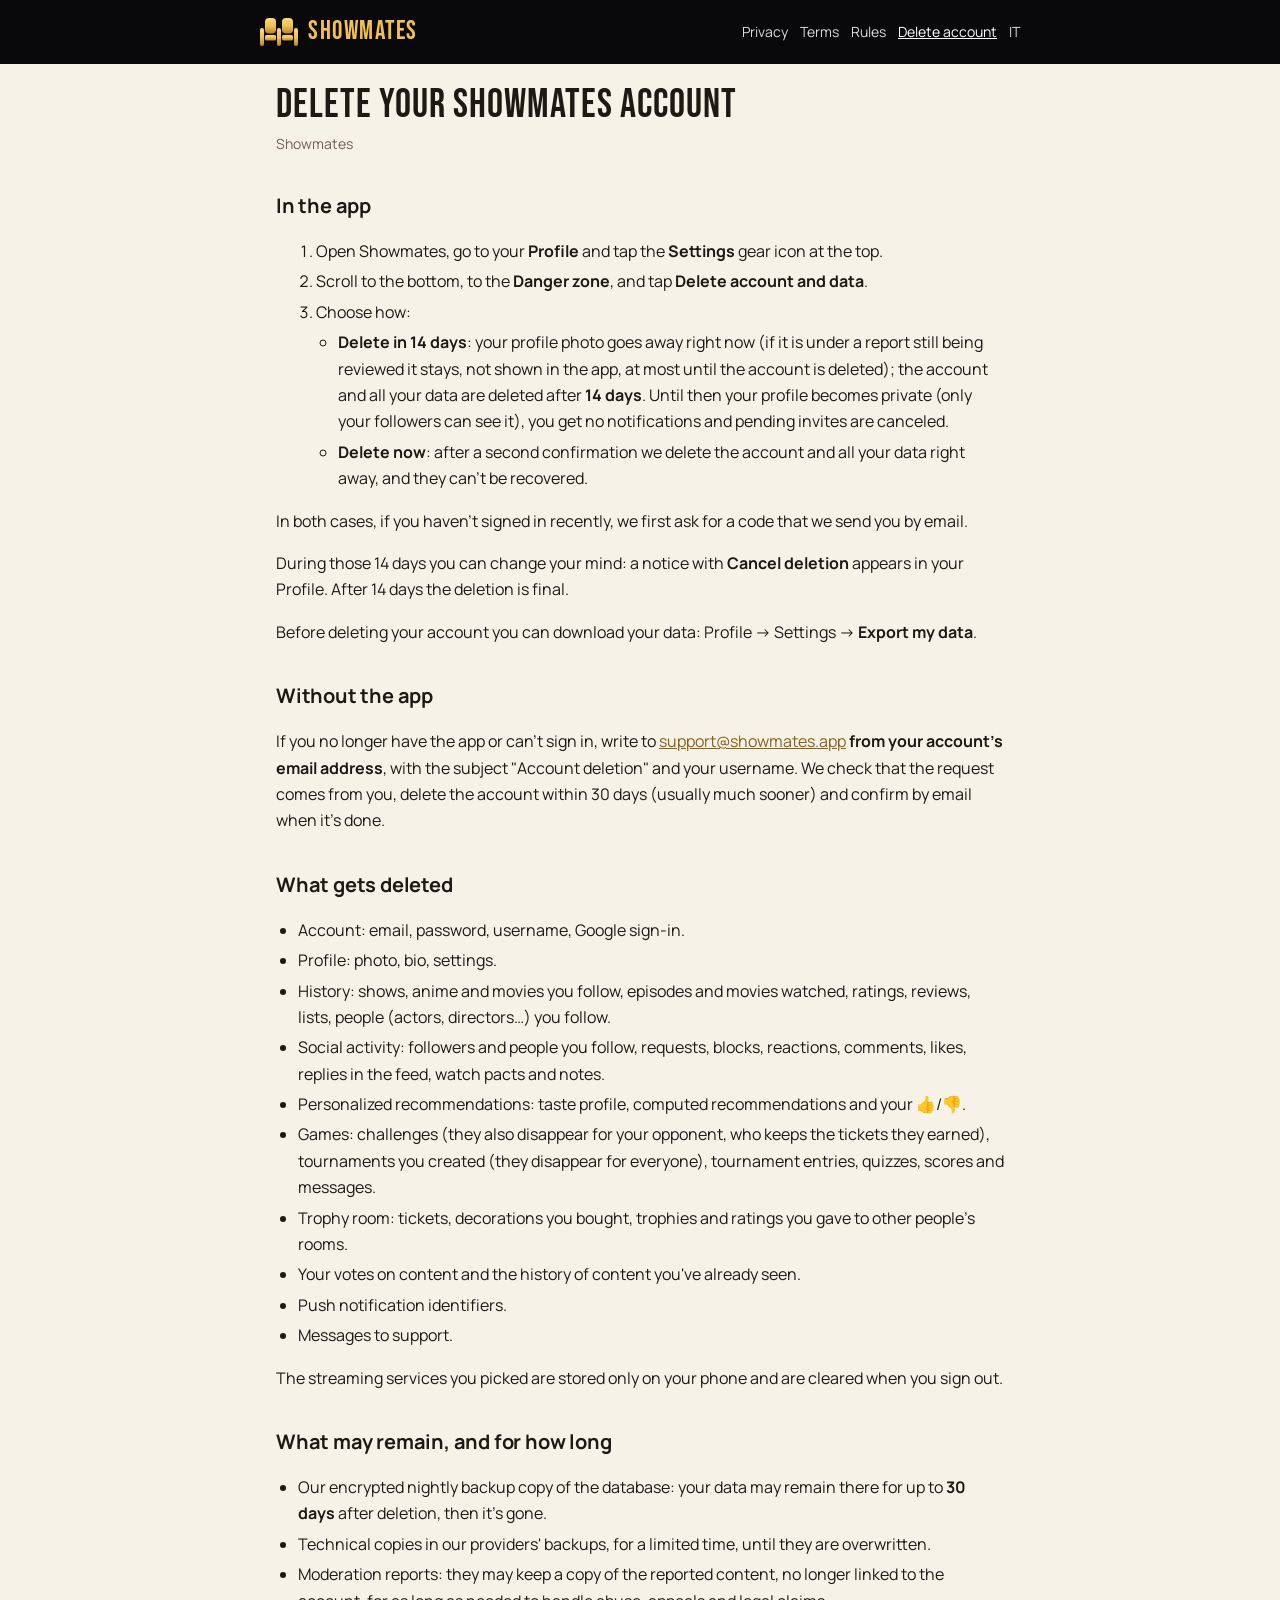
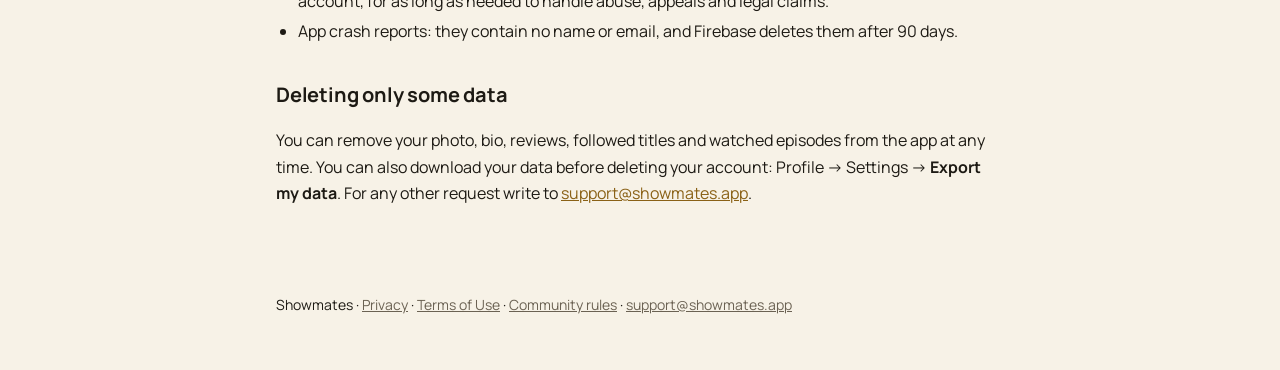
<file: en/delete-account.html>
<!doctype html>
<html lang="en">
<head>
<meta charset="utf-8">
<!-- GitHub Pages non manda header: CSP e referrer via meta (frame-ancestors qui non vale) -->
<meta http-equiv="Content-Security-Policy" content="default-src 'self'; script-src 'self' 'unsafe-inline'; style-src 'self' 'unsafe-inline'; img-src 'self' data:; font-src 'self'; connect-src 'self' https://oxwnwmfkjcomforyhjia.supabase.co; object-src 'none'; base-uri 'self'; form-action 'self'">
<meta name="referrer" content="strict-origin-when-cross-origin">
<meta name="viewport" content="width=device-width, initial-scale=1">
<title>Delete your account · Showmates</title>
<meta name="description" content="How to delete your Showmates account and your data.">
<link rel="stylesheet" href="../style.css">
<link rel="canonical" href="https://showmates.app/en/delete-account.html">
<link rel="alternate" hreflang="it" href="https://showmates.app/it/delete-account.html">
<link rel="alternate" hreflang="en" href="https://showmates.app/en/delete-account.html">
<link rel="alternate" hreflang="x-default" href="https://showmates.app/en/delete-account.html">
</head>
<body>
<!-- Cloudflare non deve offuscare le email: senza JavaScript diventavano "[email protected]" (audit finale, voce 392) -->
<!--email_off-->
<header class="top"><div class="bar">
  <a class="brand" href="../index.html"><span class="logo"></span>Showmates</a>
  <nav><a href="privacy.html">Privacy</a><a href="terms.html">Terms</a><a href="community.html">Rules</a><a href="delete-account.html" aria-current="page">Delete account</a><a href="../it/delete-account.html" lang="it">IT</a></nav>
</div></header>
<main>
<h1>Delete your Showmates account</h1>
<p class="updated">Showmates</p>

<h2>In the app</h2>
<ol>
  <li>Open Showmates, go to your <strong>Profile</strong> and tap the <strong>Settings</strong> gear icon at the top.</li>
  <li>Scroll to the bottom, to the <strong>Danger zone</strong>, and tap <strong>Delete account and data</strong>.</li>
  <li>Choose how:
    <ul>
      <li><strong>Delete in 14 days</strong>: your profile photo goes away right now (if it is under a report still being reviewed it stays, not shown in the app, at most until the account is deleted); the account and all your data are deleted after <strong>14 days</strong>. Until then your profile becomes private (only your followers can see it), you get no notifications and pending invites are canceled.</li>
      <li><strong>Delete now</strong>: after a second confirmation we delete the account and all your data right away, and they can't be recovered.</li>
    </ul>
  </li>
</ol>
<p>In both cases, if you haven't signed in recently, we first ask for a code that we send you by email.</p>
<p>During those 14 days you can change your mind: a notice with <strong>Cancel deletion</strong> appears in your Profile. After 14 days the deletion is final.</p>
<p>Before deleting your account you can download your data: Profile → Settings → <strong>Export my data</strong>.</p>

<h2>Without the app</h2>
<p>If you no longer have the app or can't sign in, write to <a href="mailto:support@showmates.app?subject=Account%20deletion">support@showmates.app</a> <strong>from your account's email address</strong>, with the subject "Account deletion" and your username. We check that the request comes from you, delete the account within 30 days (usually much sooner) and confirm by email when it's done.</p>

<h2>What gets deleted</h2>
<ul>
  <li>Account: email, password, username, Google sign-in.</li>
  <li>Profile: photo, bio, settings.</li>
  <li>History: shows, anime and movies you follow, episodes and movies watched, ratings, reviews, lists, people (actors, directors…) you follow.</li>
  <li>Social activity: followers and people you follow, requests, blocks, reactions, comments, likes, replies in the feed, watch pacts and notes.</li>
  <li>Personalized recommendations: taste profile, computed recommendations and your 👍/👎.</li>
  <li>Games: challenges (they also disappear for your opponent, who keeps the tickets they earned), tournaments you created (they disappear for everyone), tournament entries, quizzes, scores and messages.</li>
  <li>Trophy room: tickets, decorations you bought, trophies and ratings you gave to other people's rooms.</li>
  <li>Your votes on content and the history of content you've already seen.</li>
  <li>Push notification identifiers.</li>
  <li>Messages to support.</li>
</ul>
<p>The streaming services you picked are stored only on your phone and are cleared when you sign out.</p>

<h2>What may remain, and for how long</h2>
<ul>
  <li>Our encrypted nightly backup copy of the database: your data may remain there for up to <strong>30 days</strong> after deletion, then it's gone.</li>
  <li>Technical copies in our providers' backups, for a limited time, until they are overwritten.</li>
  <li>Moderation reports: they may keep a copy of the reported content, no longer linked to the account, for as long as needed to handle abuse, appeals and legal claims.</li>
  <li>App crash reports: they contain no name or email, and Firebase deletes them after 90 days.</li>
</ul>

<h2>Deleting only some data</h2>
<p>You can remove your photo, bio, reviews, followed titles and watched episodes from the app at any time. You can also download your data before deleting your account: Profile → Settings → <strong>Export my data</strong>. For any other request write to <a href="mailto:support@showmates.app">support@showmates.app</a>.</p>
</main>
<footer><p>Showmates · <a href="privacy.html">Privacy</a> · <a href="terms.html">Terms of Use</a> · <a href="community.html">Community rules</a> · <a href="mailto:support@showmates.app">support@showmates.app</a></p></footer>
<!--/email_off-->
</body>
</html>
</file>
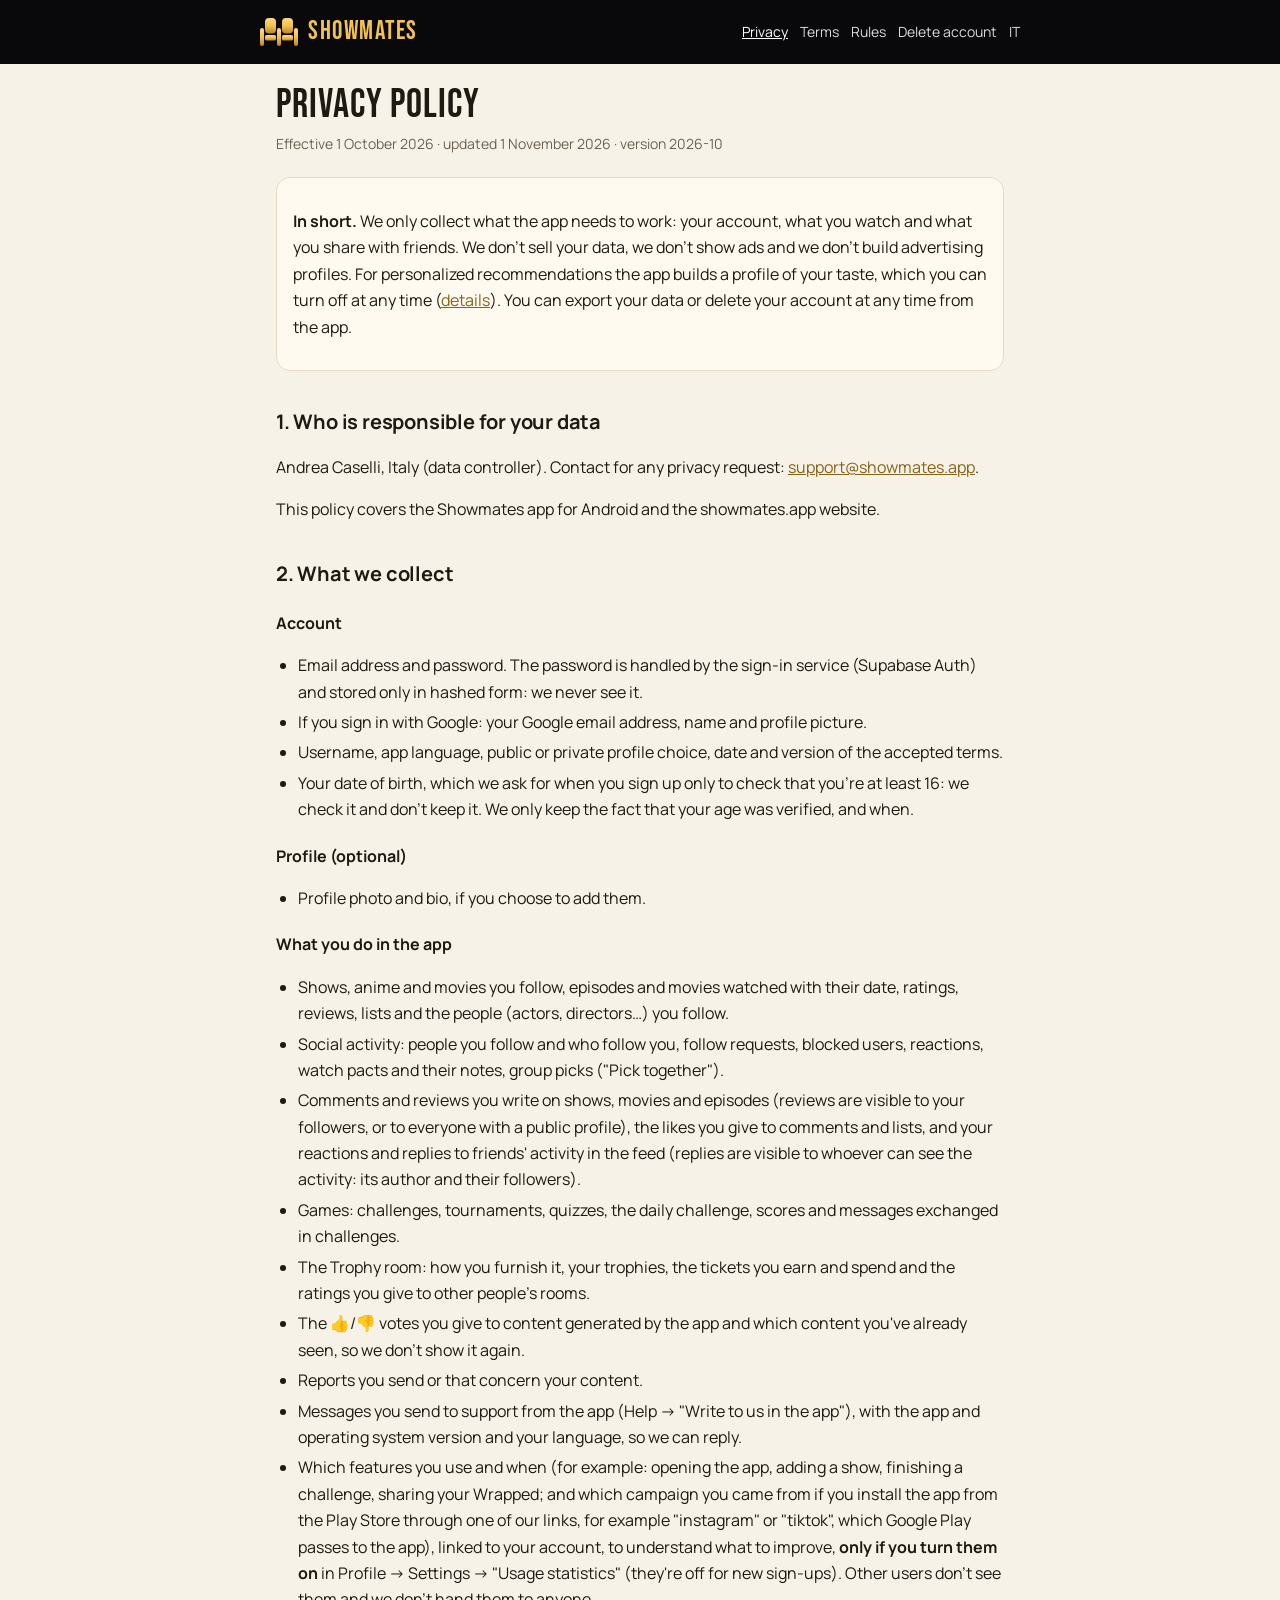
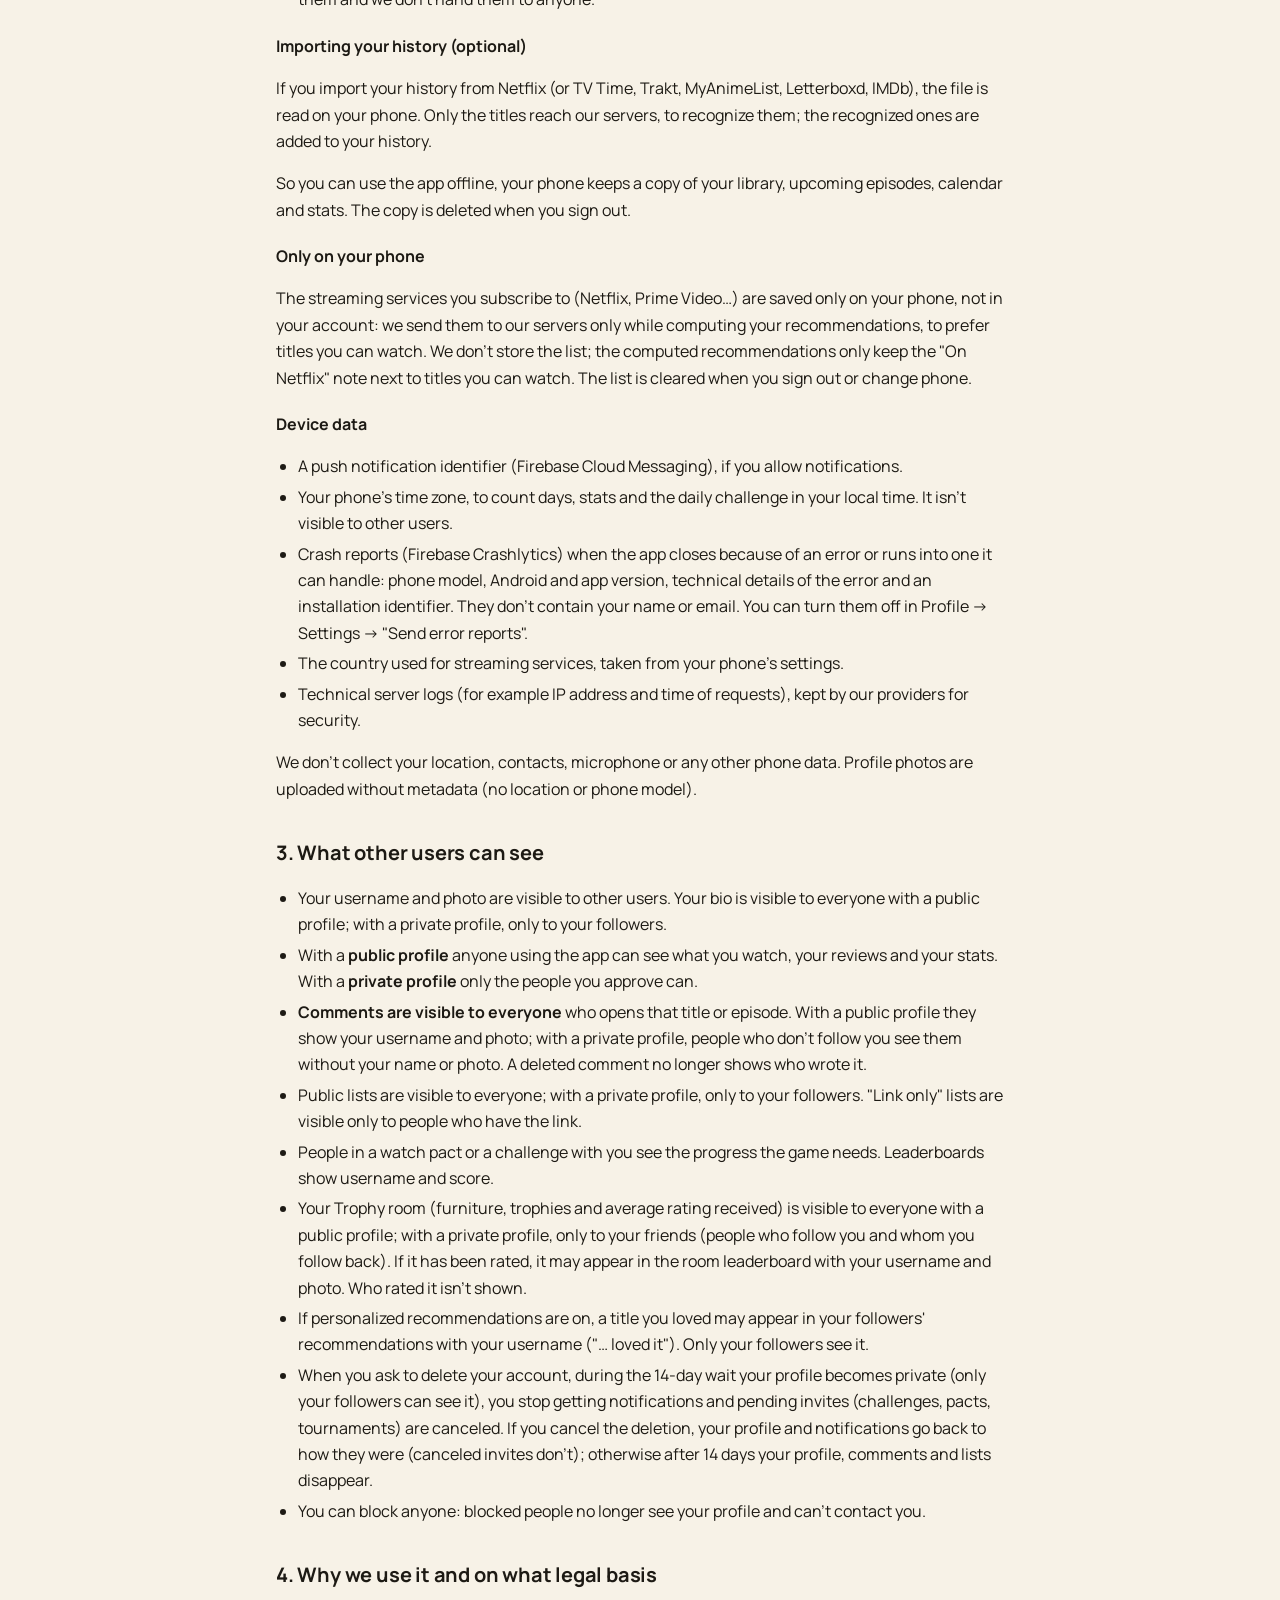
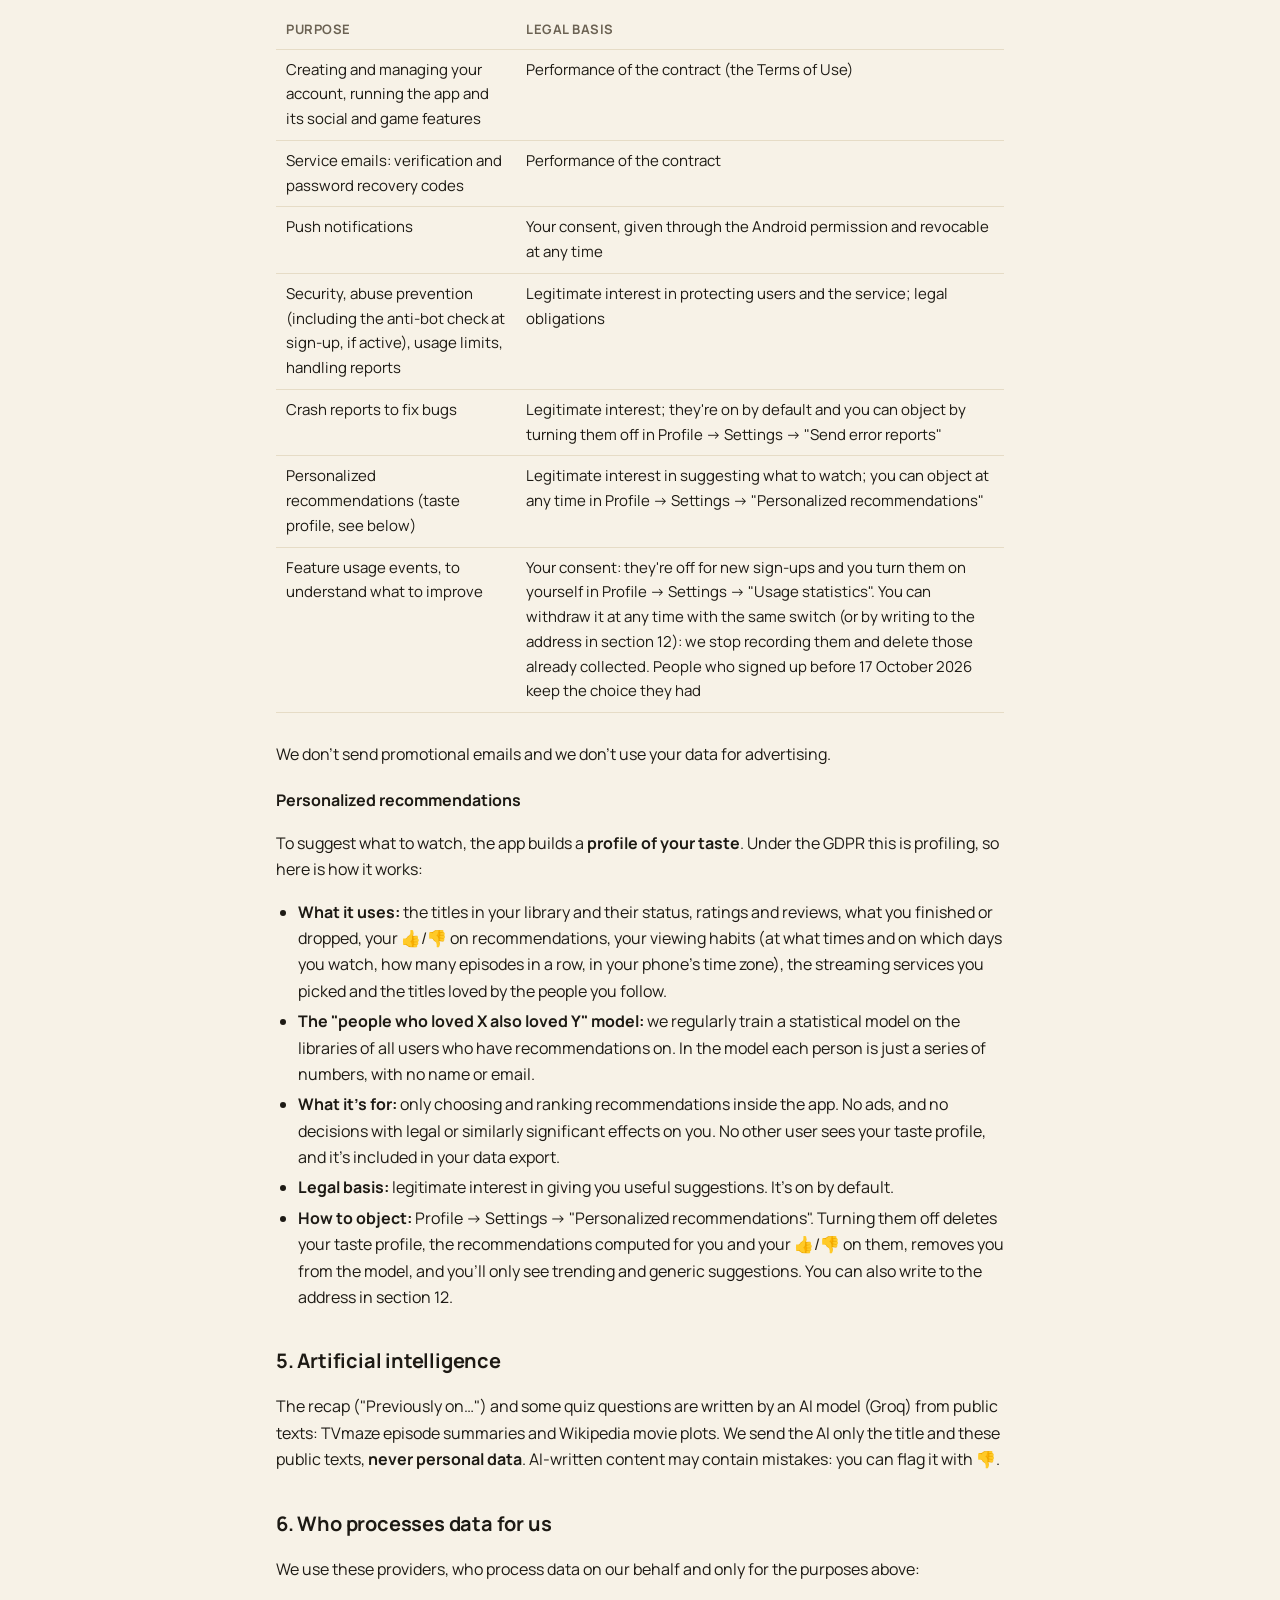
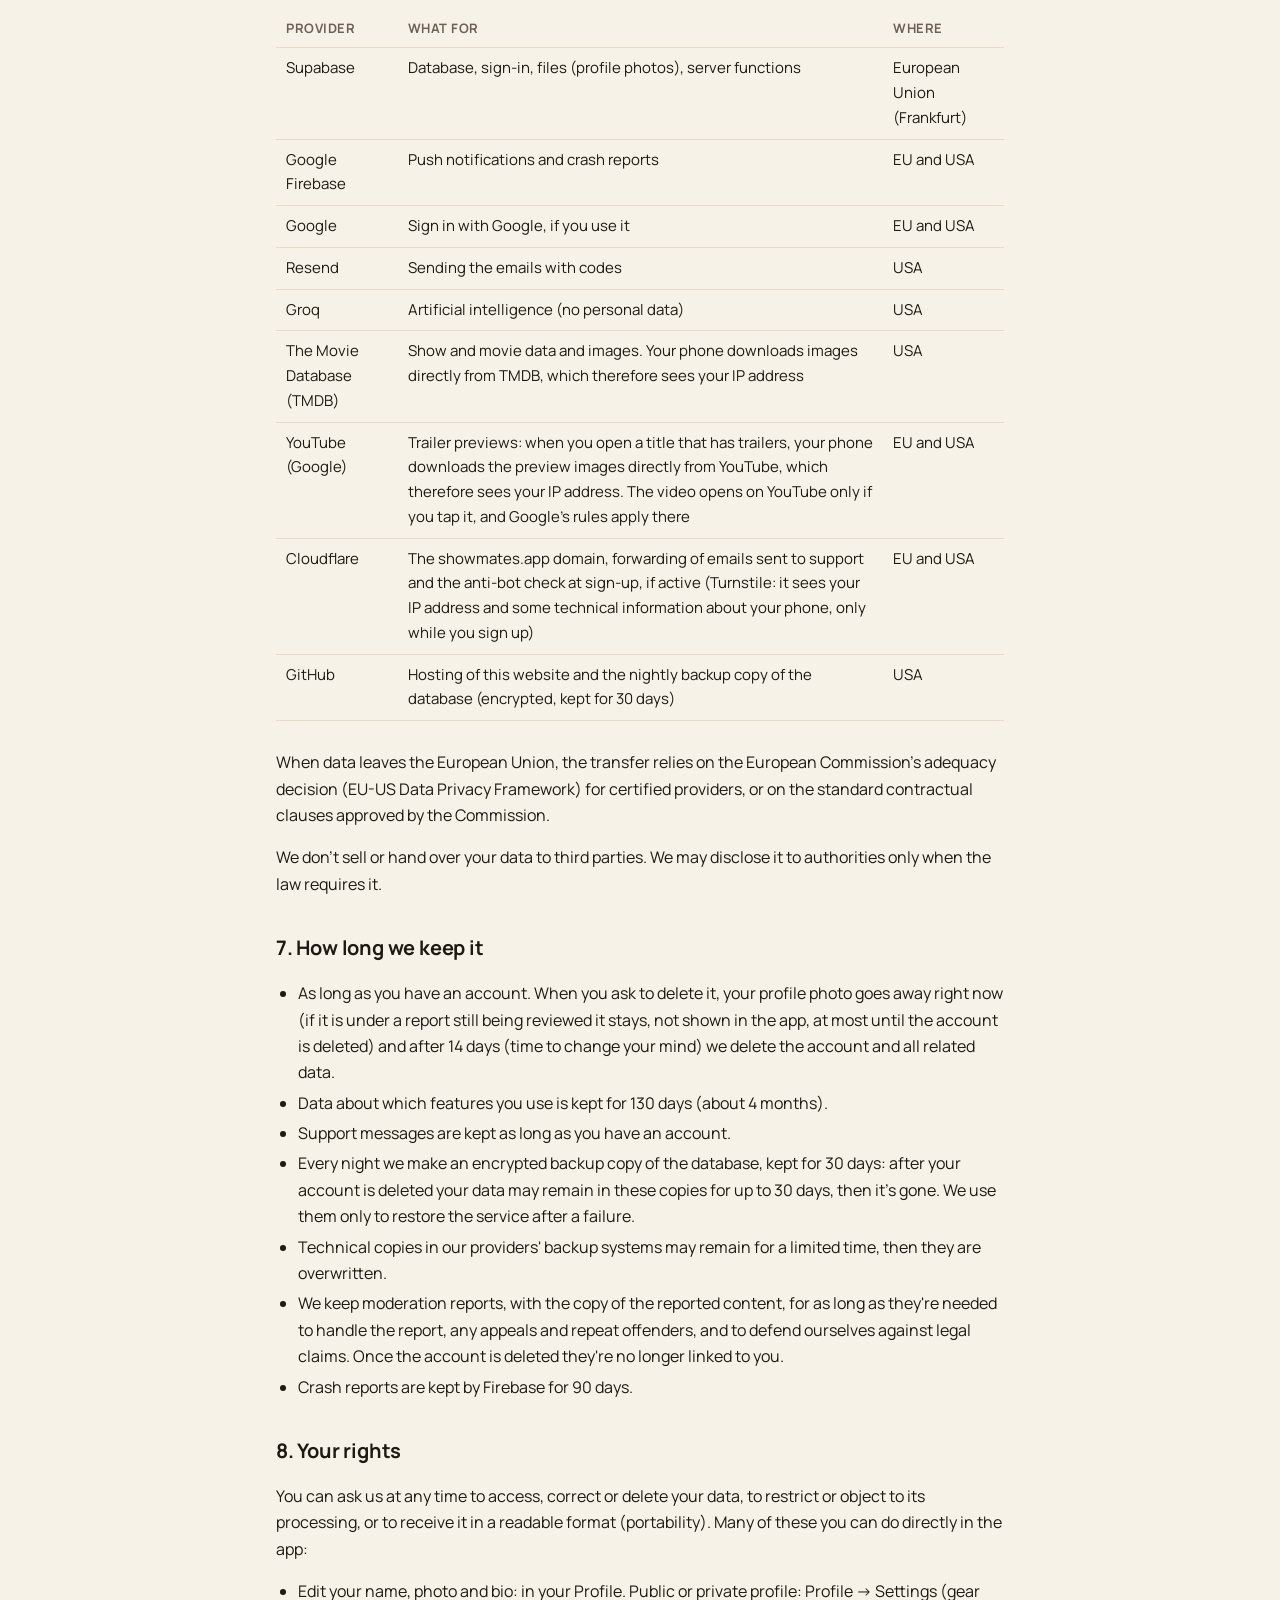
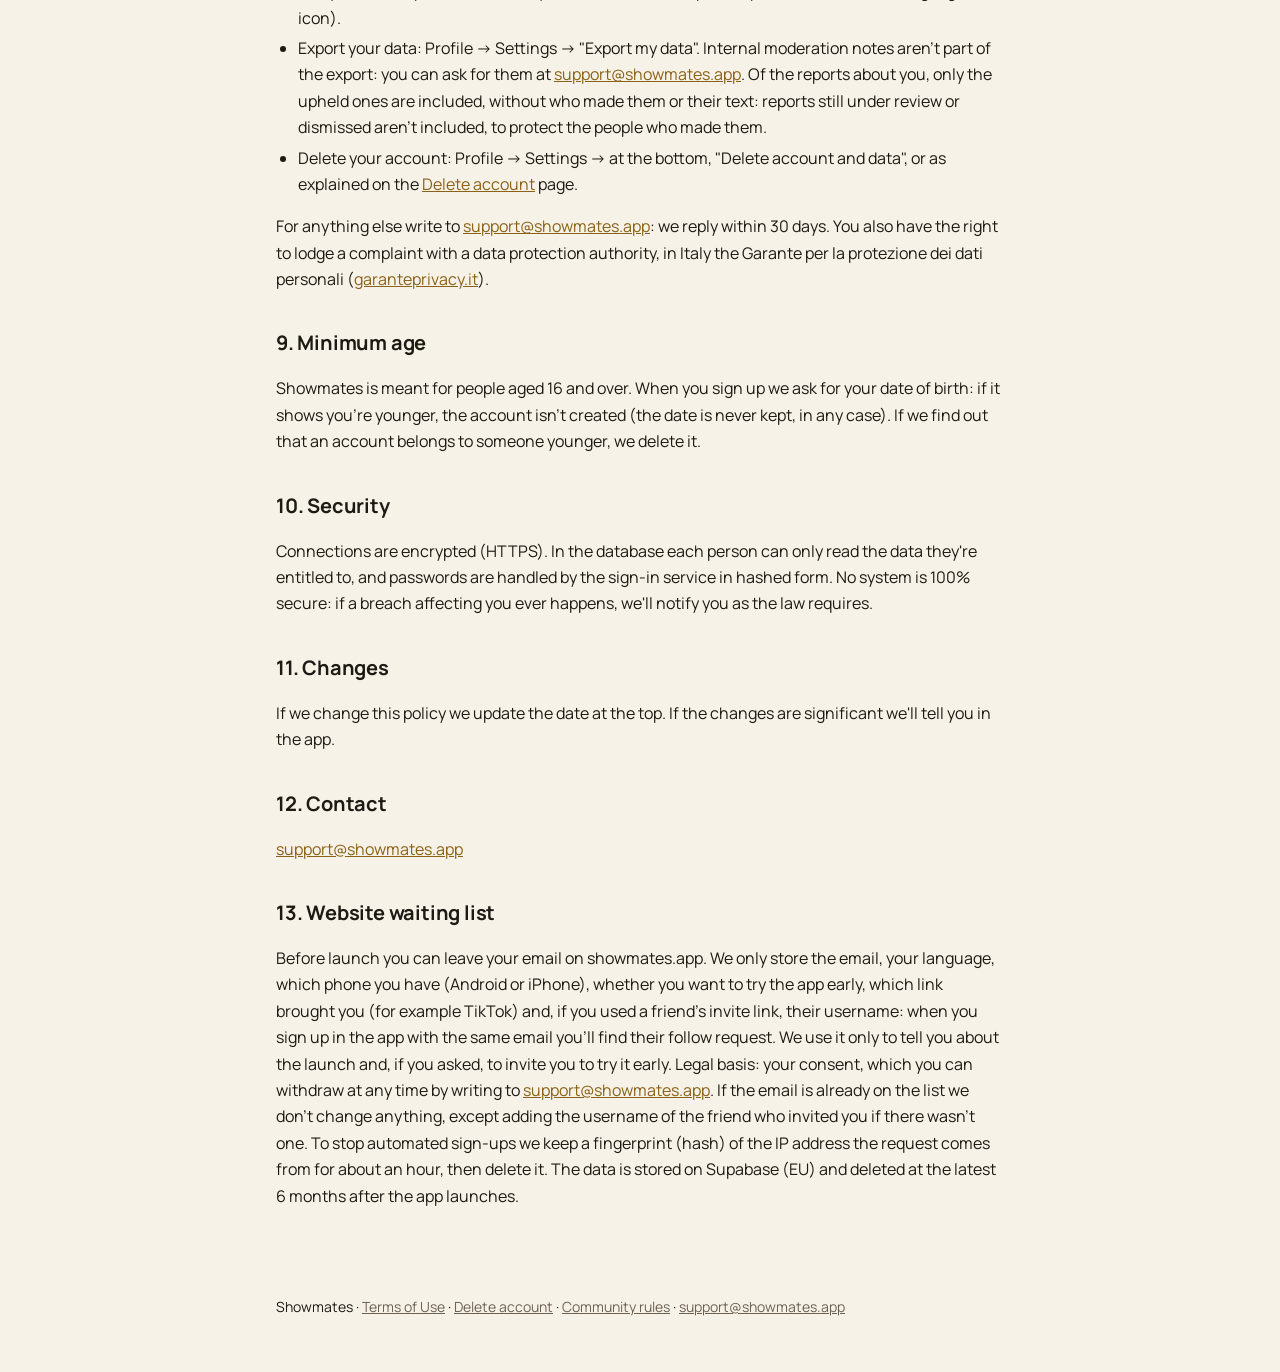
<file: en/privacy.html>
<!doctype html>
<html lang="en">
<head>
<meta charset="utf-8">
<!-- GitHub Pages non manda header: CSP e referrer via meta (frame-ancestors qui non vale) -->
<meta http-equiv="Content-Security-Policy" content="default-src 'self'; script-src 'self' 'unsafe-inline'; style-src 'self' 'unsafe-inline'; img-src 'self' data:; font-src 'self'; connect-src 'self' https://oxwnwmfkjcomforyhjia.supabase.co; object-src 'none'; base-uri 'self'; form-action 'self'">
<meta name="referrer" content="strict-origin-when-cross-origin">
<meta name="viewport" content="width=device-width, initial-scale=1">
<title>Privacy Policy · Showmates</title>
<meta name="description" content="How Showmates handles your personal data.">
<link rel="stylesheet" href="../style.css">
<link rel="canonical" href="https://showmates.app/en/privacy.html">
<link rel="alternate" hreflang="it" href="https://showmates.app/it/privacy.html">
<link rel="alternate" hreflang="en" href="https://showmates.app/en/privacy.html">
<link rel="alternate" hreflang="x-default" href="https://showmates.app/en/privacy.html">
</head>
<body>
<!-- Cloudflare non deve offuscare le email: senza JavaScript diventavano "[email protected]" (audit finale, voce 392) -->
<!--email_off-->
<header class="top"><div class="bar">
  <a class="brand" href="../index.html"><span class="logo"></span>Showmates</a>
  <nav><a href="privacy.html" aria-current="page">Privacy</a><a href="terms.html">Terms</a><a href="community.html">Rules</a><a href="delete-account.html">Delete account</a><a href="../it/privacy.html" lang="it">IT</a></nav>
</div></header>
<main>
<h1>Privacy Policy</h1>
<p class="updated">Effective 1 October 2026 · updated 1 November 2026 · version 2026-10</p>

<div class="box">
<p><strong>In short.</strong> We only collect what the app needs to work: your account, what you watch and what you share with friends. We don't sell your data, we don't show ads and we don't build advertising profiles. For personalized recommendations the app builds a profile of your taste, which you can turn off at any time (<a href="#recommendations">details</a>). You can export your data or delete your account at any time from the app.</p>
</div>

<h2>1. Who is responsible for your data</h2>
<p>Andrea Caselli, Italy (data controller). Contact for any privacy request: <a href="mailto:support@showmates.app">support@showmates.app</a>.</p>
<p>This policy covers the Showmates app for Android and the showmates.app website.</p>

<h2>2. What we collect</h2>
<h3>Account</h3>
<ul>
  <li>Email address and password. The password is handled by the sign-in service (Supabase Auth) and stored only in hashed form: we never see it.</li>
  <li>If you sign in with Google: your Google email address, name and profile picture.</li>
  <li>Username, app language, public or private profile choice, date and version of the accepted terms.</li>
  <li>Your date of birth, which we ask for when you sign up only to check that you're at least 16: we check it and don't keep it. We only keep the fact that your age was verified, and when.</li>
</ul>
<h3>Profile (optional)</h3>
<ul>
  <li>Profile photo and bio, if you choose to add them.</li>
</ul>
<h3>What you do in the app</h3>
<ul>
  <li>Shows, anime and movies you follow, episodes and movies watched with their date, ratings, reviews, lists and the people (actors, directors…) you follow.</li>
  <li>Social activity: people you follow and who follow you, follow requests, blocked users, reactions, watch pacts and their notes, group picks ("Pick together").</li>
  <li>Comments and reviews you write on shows, movies and episodes (reviews are visible to your followers, or to everyone with a public profile), the likes you give to comments and lists, and your reactions and replies to friends' activity in the feed (replies are visible to whoever can see the activity: its author and their followers).</li>
  <li>Games: challenges, tournaments, quizzes, the daily challenge, scores and messages exchanged in challenges.</li>
  <li>The Trophy room: how you furnish it, your trophies, the tickets you earn and spend and the ratings you give to other people's rooms.</li>
  <li>The 👍/👎 votes you give to content generated by the app and which content you've already seen, so we don't show it again.</li>
  <li>Reports you send or that concern your content.</li>
  <li>Messages you send to support from the app (Help → "Write to us in the app"), with the app and operating system version and your language, so we can reply.</li>
  <li>Which features you use and when (for example: opening the app, adding a show, finishing a challenge, sharing your Wrapped; and which campaign you came from if you install the app from the Play Store through one of our links, for example "instagram" or "tiktok", which Google Play passes to the app), linked to your account, to understand what to improve, <strong>only if you turn them on</strong> in Profile → Settings → "Usage statistics" (they're off for new sign-ups). Other users don't see them and we don't hand them to anyone.</li>
</ul>
<h3>Importing your history (optional)</h3>
<p>If you import your history from Netflix (or TV Time, Trakt, MyAnimeList, Letterboxd, IMDb), the file is read on your phone. Only the titles reach our servers, to recognize them; the recognized ones are added to your history.</p>
<p>So you can use the app offline, your phone keeps a copy of your library, upcoming episodes, calendar and stats. The copy is deleted when you sign out.</p>
<h3>Only on your phone</h3>
<p>The streaming services you subscribe to (Netflix, Prime Video…) are saved only on your phone, not in your account: we send them to our servers only while computing your recommendations, to prefer titles you can watch. We don't store the list; the computed recommendations only keep the "On Netflix" note next to titles you can watch. The list is cleared when you sign out or change phone.</p>
<h3>Device data</h3>
<ul>
  <li>A push notification identifier (Firebase Cloud Messaging), if you allow notifications.</li>
  <li>Your phone's time zone, to count days, stats and the daily challenge in your local time. It isn't visible to other users.</li>
  <li>Crash reports (Firebase Crashlytics) when the app closes because of an error or runs into one it can handle: phone model, Android and app version, technical details of the error and an installation identifier. They don't contain your name or email. You can turn them off in Profile → Settings → "Send error reports".</li>
  <li>The country used for streaming services, taken from your phone's settings.</li>
  <li>Technical server logs (for example IP address and time of requests), kept by our providers for security.</li>
</ul>
<p>We don't collect your location, contacts, microphone or any other phone data. Profile photos are uploaded without metadata (no location or phone model).</p>

<h2>3. What other users can see</h2>
<ul>
  <li>Your username and photo are visible to other users. Your bio is visible to everyone with a public profile; with a private profile, only to your followers.</li>
  <li>With a <strong>public profile</strong> anyone using the app can see what you watch, your reviews and your stats. With a <strong>private profile</strong> only the people you approve can.</li>
  <li><strong>Comments are visible to everyone</strong> who opens that title or episode. With a public profile they show your username and photo; with a private profile, people who don't follow you see them without your name or photo. A deleted comment no longer shows who wrote it.</li>
  <li>Public lists are visible to everyone; with a private profile, only to your followers. "Link only" lists are visible only to people who have the link.</li>
  <li>People in a watch pact or a challenge with you see the progress the game needs. Leaderboards show username and score.</li>
  <li>Your Trophy room (furniture, trophies and average rating received) is visible to everyone with a public profile; with a private profile, only to your friends (people who follow you and whom you follow back). If it has been rated, it may appear in the room leaderboard with your username and photo. Who rated it isn't shown.</li>
  <li>If personalized recommendations are on, a title you loved may appear in your followers' recommendations with your username ("… loved it"). Only your followers see it.</li>
  <li>When you ask to delete your account, during the 14-day wait your profile becomes private (only your followers can see it), you stop getting notifications and pending invites (challenges, pacts, tournaments) are canceled. If you cancel the deletion, your profile and notifications go back to how they were (canceled invites don't); otherwise after 14 days your profile, comments and lists disappear.</li>
  <li>You can block anyone: blocked people no longer see your profile and can't contact you.</li>
</ul>

<h2>4. Why we use it and on what legal basis</h2>
<div class="table-wrap"><table>
<tr><th>Purpose</th><th>Legal basis</th></tr>
<tr><td>Creating and managing your account, running the app and its social and game features</td><td>Performance of the contract (the Terms of Use)</td></tr>
<tr><td>Service emails: verification and password recovery codes</td><td>Performance of the contract</td></tr>
<tr><td>Push notifications</td><td>Your consent, given through the Android permission and revocable at any time</td></tr>
<tr><td>Security, abuse prevention (including the anti-bot check at sign-up, if active), usage limits, handling reports</td><td>Legitimate interest in protecting users and the service; legal obligations</td></tr>
<tr><td>Crash reports to fix bugs</td><td>Legitimate interest; they're on by default and you can object by turning them off in Profile → Settings → "Send error reports"</td></tr>
<tr><td>Personalized recommendations (taste profile, see below)</td><td>Legitimate interest in suggesting what to watch; you can object at any time in Profile → Settings → "Personalized recommendations"</td></tr>
<tr><td>Feature usage events, to understand what to improve</td><td>Your consent: they're off for new sign-ups and you turn them on yourself in Profile → Settings → "Usage statistics". You can withdraw it at any time with the same switch (or by writing to the address in section 12): we stop recording them and delete those already collected. People who signed up before 17 October 2026 keep the choice they had</td></tr>
</table></div>
<p>We don't send promotional emails and we don't use your data for advertising.</p>
<h3 id="recommendations">Personalized recommendations</h3>
<p>To suggest what to watch, the app builds a <strong>profile of your taste</strong>. Under the GDPR this is profiling, so here is how it works:</p>
<ul>
  <li><strong>What it uses:</strong> the titles in your library and their status, ratings and reviews, what you finished or dropped, your 👍/👎 on recommendations, your viewing habits (at what times and on which days you watch, how many episodes in a row, in your phone's time zone), the streaming services you picked and the titles loved by the people you follow.</li>
  <li><strong>The "people who loved X also loved Y" model:</strong> we regularly train a statistical model on the libraries of all users who have recommendations on. In the model each person is just a series of numbers, with no name or email.</li>
  <li><strong>What it's for:</strong> only choosing and ranking recommendations inside the app. No ads, and no decisions with legal or similarly significant effects on you. No other user sees your taste profile, and it's included in your data export.</li>
  <li><strong>Legal basis:</strong> legitimate interest in giving you useful suggestions. It's on by default.</li>
  <li><strong>How to object:</strong> Profile → Settings → "Personalized recommendations". Turning them off deletes your taste profile, the recommendations computed for you and your 👍/👎 on them, removes you from the model, and you'll only see trending and generic suggestions. You can also write to the address in section 12.</li>
</ul>

<h2>5. Artificial intelligence</h2>
<p>The recap ("Previously on…") and some quiz questions are written by an AI model (Groq) from public texts: TVmaze episode summaries and Wikipedia movie plots. We send the AI only the title and these public texts, <strong>never personal data</strong>. AI-written content may contain mistakes: you can flag it with 👎.</p>

<h2>6. Who processes data for us</h2>
<p>We use these providers, who process data on our behalf and only for the purposes above:</p>
<div class="table-wrap"><table>
<tr><th>Provider</th><th>What for</th><th>Where</th></tr>
<tr><td>Supabase</td><td>Database, sign-in, files (profile photos), server functions</td><td>European Union (Frankfurt)</td></tr>
<tr><td>Google Firebase</td><td>Push notifications and crash reports</td><td>EU and USA</td></tr>
<tr><td>Google</td><td>Sign in with Google, if you use it</td><td>EU and USA</td></tr>
<tr><td>Resend</td><td>Sending the emails with codes</td><td>USA</td></tr>
<tr><td>Groq</td><td>Artificial intelligence (no personal data)</td><td>USA</td></tr>
<tr><td>The Movie Database (TMDB)</td><td>Show and movie data and images. Your phone downloads images directly from TMDB, which therefore sees your IP address</td><td>USA</td></tr>
<tr><td>YouTube (Google)</td><td>Trailer previews: when you open a title that has trailers, your phone downloads the preview images directly from YouTube, which therefore sees your IP address. The video opens on YouTube only if you tap it, and Google's rules apply there</td><td>EU and USA</td></tr>
<tr><td>Cloudflare</td><td>The showmates.app domain, forwarding of emails sent to support and the anti-bot check at sign-up, if active (Turnstile: it sees your IP address and some technical information about your phone, only while you sign up)</td><td>EU and USA</td></tr>
<tr><td>GitHub</td><td>Hosting of this website and the nightly backup copy of the database (encrypted, kept for 30 days)</td><td>USA</td></tr>
</table></div>
<p>When data leaves the European Union, the transfer relies on the European Commission's adequacy decision (EU-US Data Privacy Framework) for certified providers, or on the standard contractual clauses approved by the Commission.</p>
<p>We don't sell or hand over your data to third parties. We may disclose it to authorities only when the law requires it.</p>

<h2>7. How long we keep it</h2>
<ul>
  <li>As long as you have an account. When you ask to delete it, your profile photo goes away right now (if it is under a report still being reviewed it stays, not shown in the app, at most until the account is deleted) and after 14 days (time to change your mind) we delete the account and all related data.</li>
  <li>Data about which features you use is kept for 130 days (about 4 months).</li>
  <li>Support messages are kept as long as you have an account.</li>
  <li>Every night we make an encrypted backup copy of the database, kept for 30 days: after your account is deleted your data may remain in these copies for up to 30 days, then it's gone. We use them only to restore the service after a failure.</li>
  <li>Technical copies in our providers' backup systems may remain for a limited time, then they are overwritten.</li>
  <li>We keep moderation reports, with the copy of the reported content, for as long as they're needed to handle the report, any appeals and repeat offenders, and to defend ourselves against legal claims. Once the account is deleted they're no longer linked to you.</li>
  <li>Crash reports are kept by Firebase for 90 days.</li>
</ul>

<h2>8. Your rights</h2>
<p>You can ask us at any time to access, correct or delete your data, to restrict or object to its processing, or to receive it in a readable format (portability). Many of these you can do directly in the app:</p>
<ul>
  <li>Edit your name, photo and bio: in your Profile. Public or private profile: Profile → Settings (gear icon).</li>
  <li>Export your data: Profile → Settings → "Export my data". Internal moderation notes aren't part of the export: you can ask for them at <a href="mailto:support@showmates.app">support@showmates.app</a>. Of the reports about you, only the upheld ones are included, without who made them or their text: reports still under review or dismissed aren't included, to protect the people who made them.</li>
  <li>Delete your account: Profile → Settings → at the bottom, "Delete account and data", or as explained on the <a href="delete-account.html">Delete account</a> page.</li>
</ul>
<p>For anything else write to <a href="mailto:support@showmates.app">support@showmates.app</a>: we reply within 30 days. You also have the right to lodge a complaint with a data protection authority, in Italy the Garante per la protezione dei dati personali (<a href="https://www.garanteprivacy.it">garanteprivacy.it</a>).</p>

<h2>9. Minimum age</h2>
<p>Showmates is meant for people aged 16 and over. When you sign up we ask for your date of birth: if it shows you're younger, the account isn't created (the date is never kept, in any case). If we find out that an account belongs to someone younger, we delete it.</p>

<h2>10. Security</h2>
<p>Connections are encrypted (HTTPS). In the database each person can only read the data they're entitled to, and passwords are handled by the sign-in service in hashed form. No system is 100% secure: if a breach affecting you ever happens, we'll notify you as the law requires.</p>

<h2>11. Changes</h2>
<p>If we change this policy we update the date at the top. If the changes are significant we'll tell you in the app.</p>

<h2>12. Contact</h2>
<p><a href="mailto:support@showmates.app">support@showmates.app</a></p>
<h2 id="waitlist">13. Website waiting list</h2>
<p>Before launch you can leave your email on showmates.app. We only store the email, your language, which phone you have (Android or iPhone), whether you want to try the app early, which link brought you (for example TikTok) and, if you used a friend's invite link, their username: when you sign up in the app with the same email you'll find their follow request. We use it only to tell you about the launch and, if you asked, to invite you to try it early. Legal basis: your consent, which you can withdraw at any time by writing to <a href="mailto:support@showmates.app">support@showmates.app</a>. If the email is already on the list we don't change anything, except adding the username of the friend who invited you if there wasn't one. To stop automated sign-ups we keep a fingerprint (hash) of the IP address the request comes from for about an hour, then delete it. The data is stored on Supabase (EU) and deleted at the latest 6 months after the app launches.</p>
</main>
<footer><p>Showmates · <a href="terms.html">Terms of Use</a> · <a href="delete-account.html">Delete account</a> · <a href="community.html">Community rules</a> · <a href="mailto:support@showmates.app">support@showmates.app</a></p></footer>
<!--/email_off-->
</body>
</html>
</file>
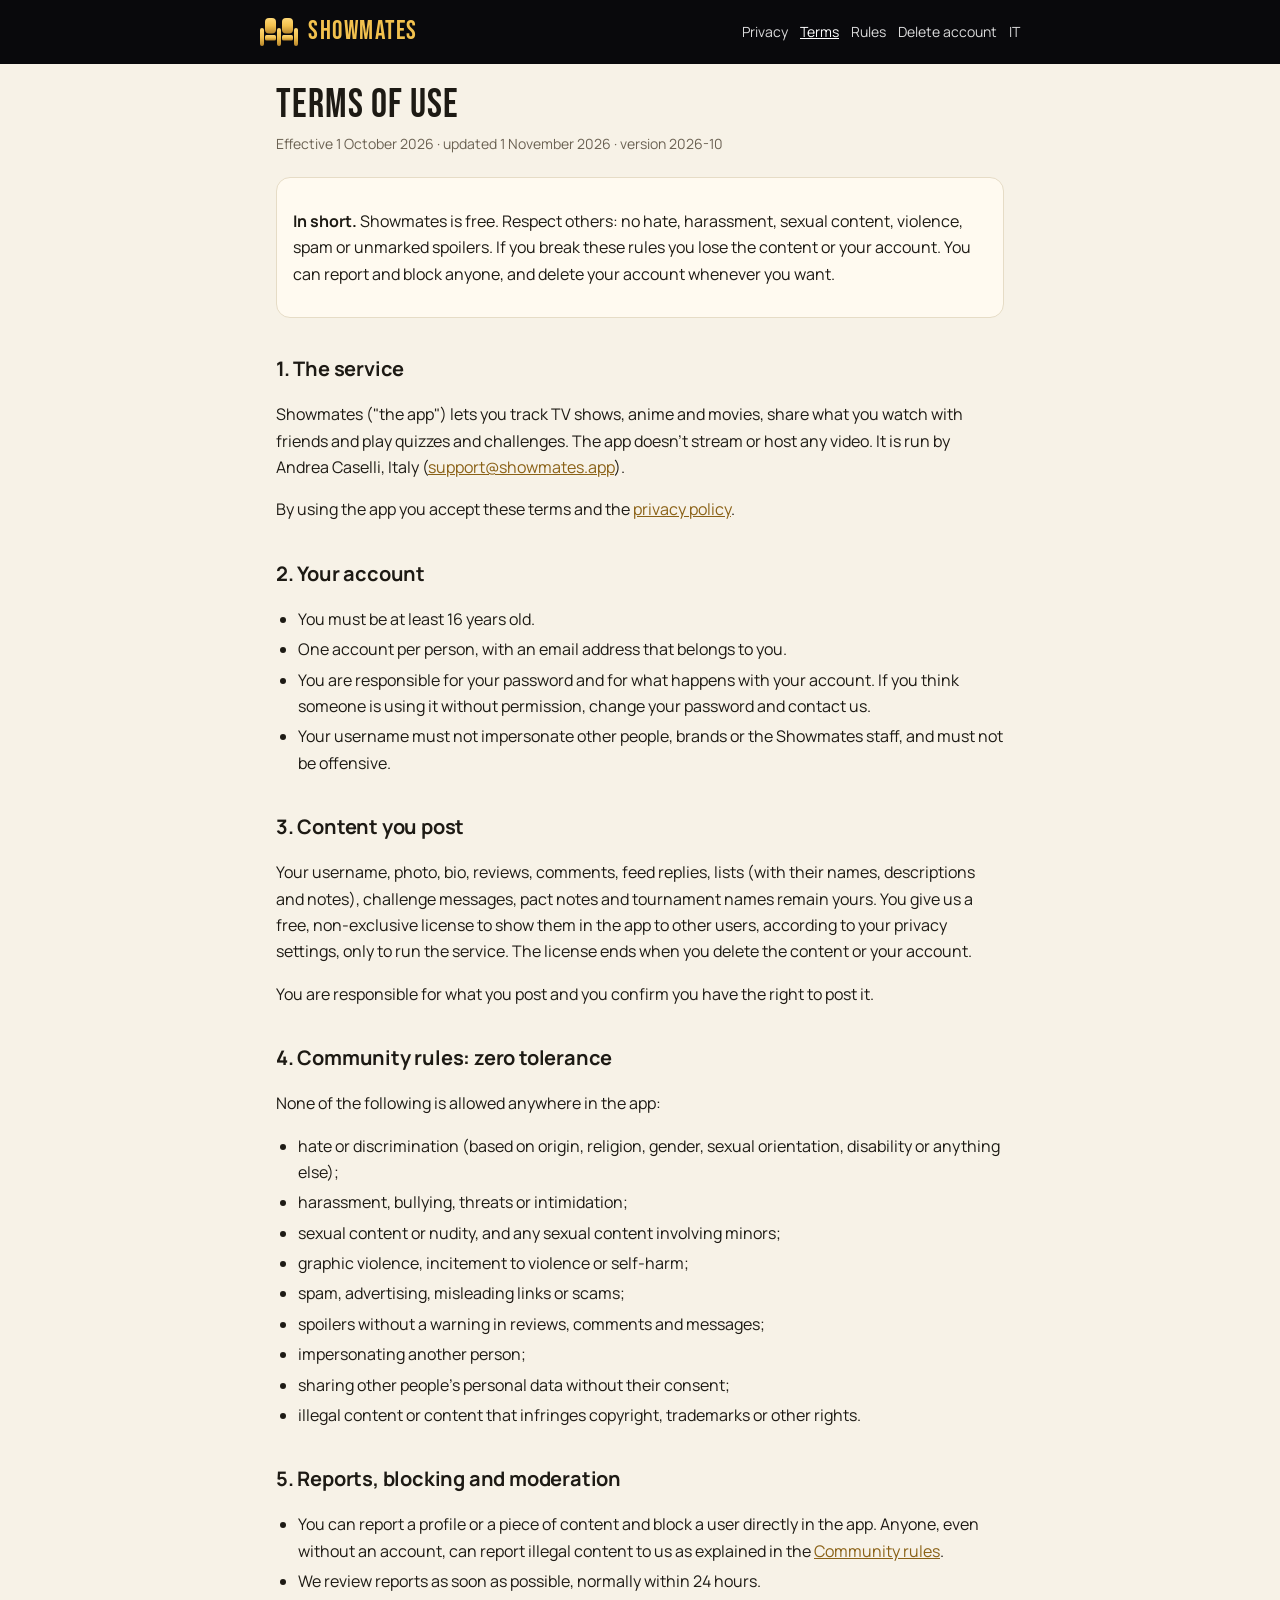
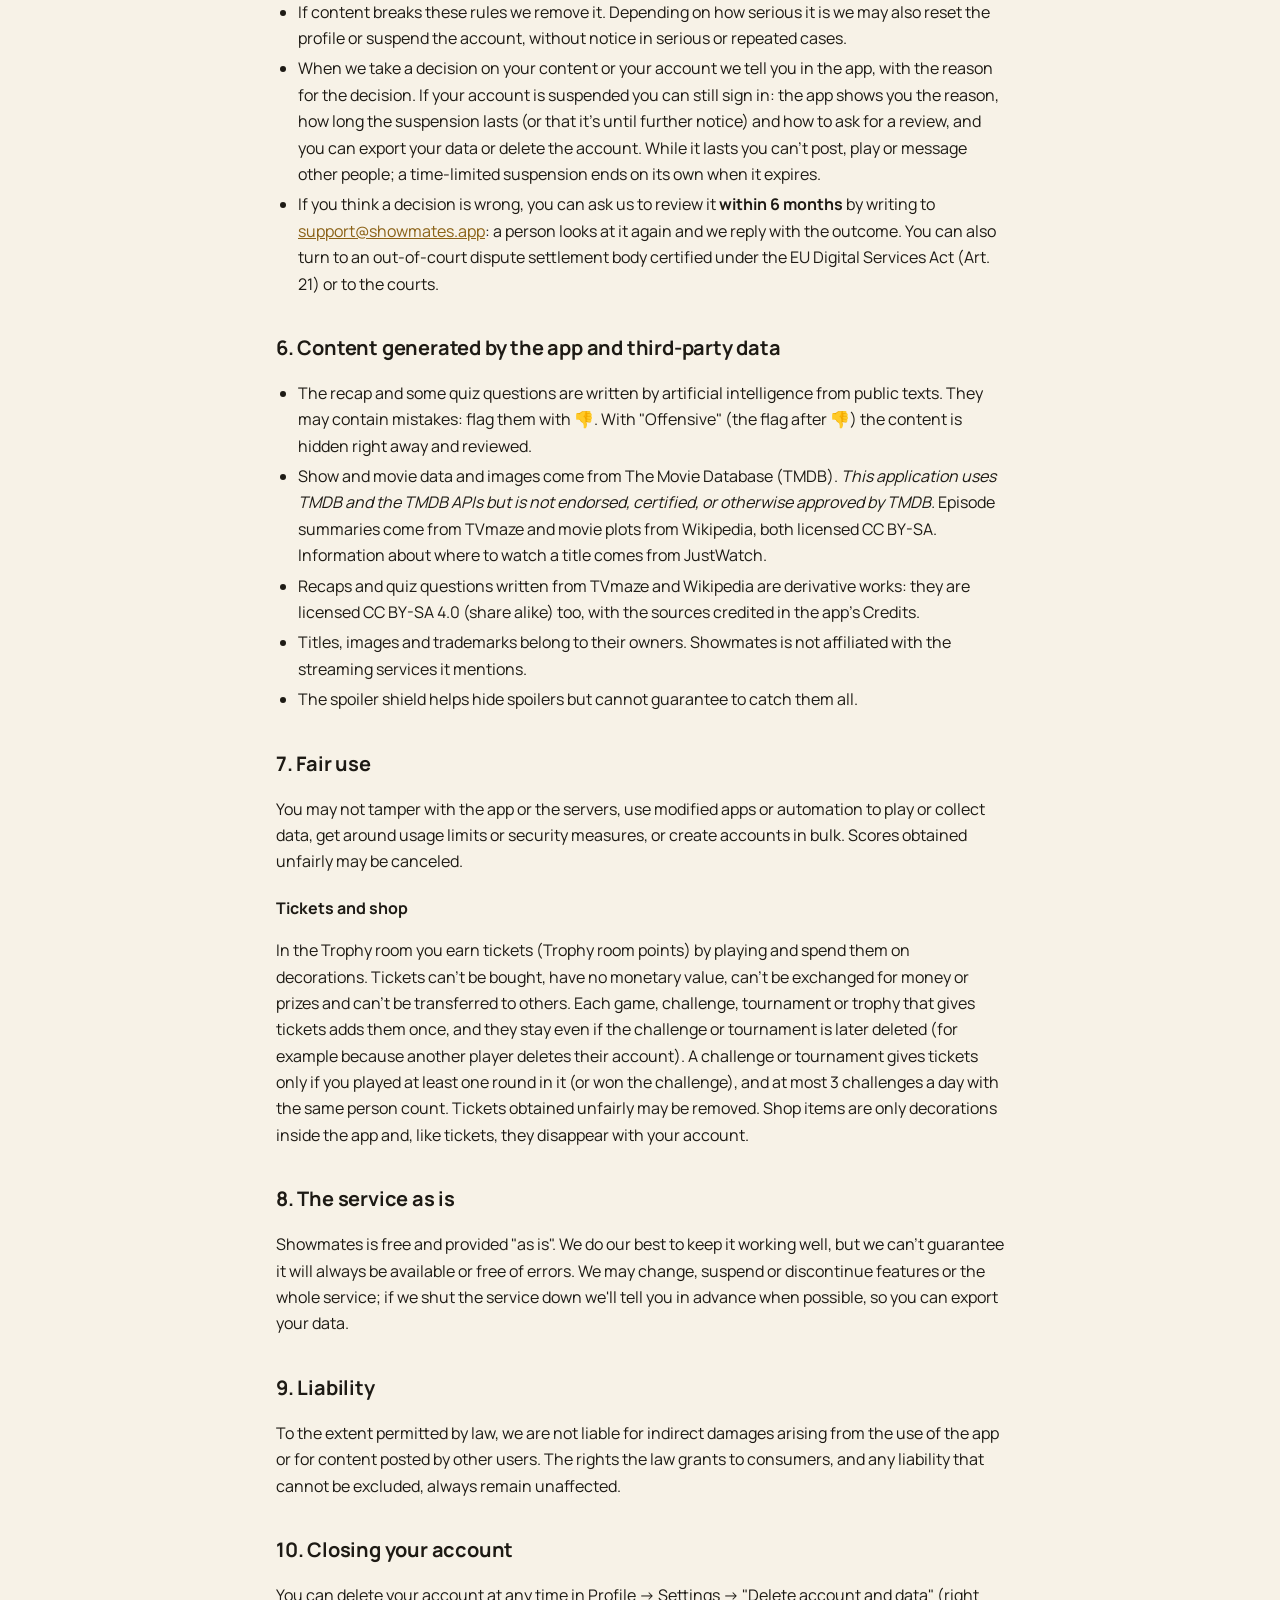
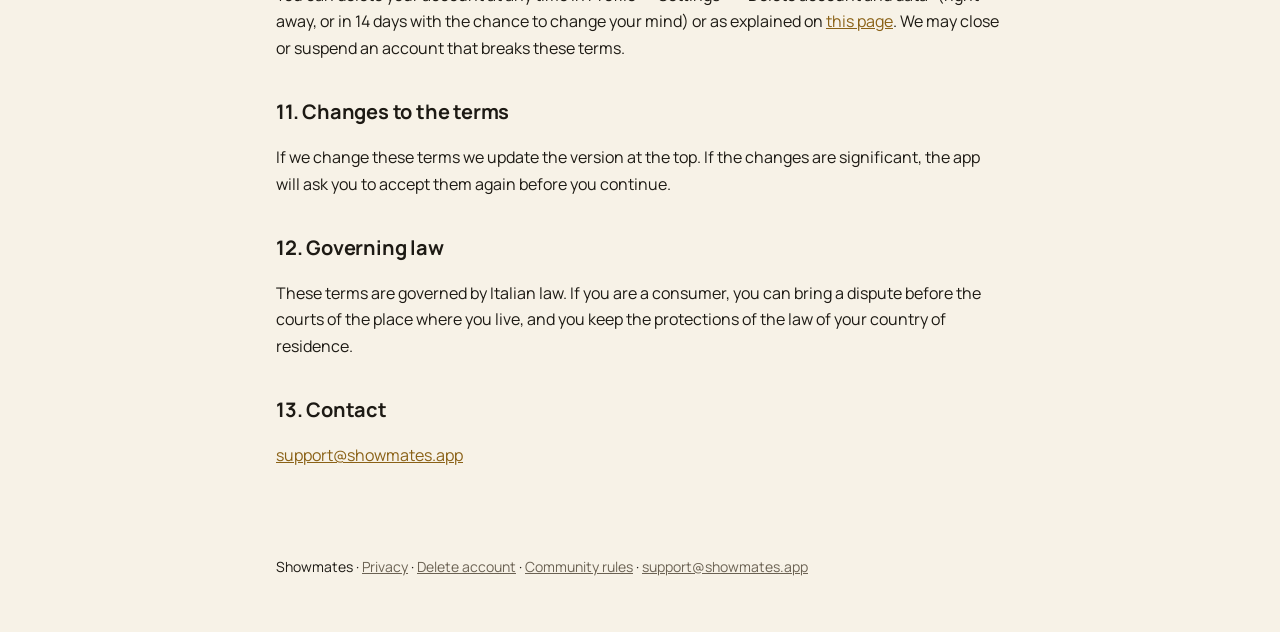
<file: en/terms.html>
<!doctype html>
<html lang="en">
<head>
<meta charset="utf-8">
<!-- GitHub Pages non manda header: CSP e referrer via meta (frame-ancestors qui non vale) -->
<meta http-equiv="Content-Security-Policy" content="default-src 'self'; script-src 'self' 'unsafe-inline'; style-src 'self' 'unsafe-inline'; img-src 'self' data:; font-src 'self'; connect-src 'self' https://oxwnwmfkjcomforyhjia.supabase.co; object-src 'none'; base-uri 'self'; form-action 'self'">
<meta name="referrer" content="strict-origin-when-cross-origin">
<meta name="viewport" content="width=device-width, initial-scale=1">
<title>Terms of Use · Showmates</title>
<meta name="description" content="The rules for using Showmates.">
<link rel="stylesheet" href="../style.css">
<link rel="canonical" href="https://showmates.app/en/terms.html">
<link rel="alternate" hreflang="it" href="https://showmates.app/it/terms.html">
<link rel="alternate" hreflang="en" href="https://showmates.app/en/terms.html">
<link rel="alternate" hreflang="x-default" href="https://showmates.app/en/terms.html">
</head>
<body>
<!-- Cloudflare non deve offuscare le email: senza JavaScript diventavano "[email protected]" (audit finale, voce 392) -->
<!--email_off-->
<header class="top"><div class="bar">
  <a class="brand" href="../index.html"><span class="logo"></span>Showmates</a>
  <nav><a href="privacy.html">Privacy</a><a href="terms.html" aria-current="page">Terms</a><a href="community.html">Rules</a><a href="delete-account.html">Delete account</a><a href="../it/terms.html" lang="it">IT</a></nav>
</div></header>
<main>
<h1>Terms of Use</h1>
<p class="updated">Effective 1 October 2026 · updated 1 November 2026 · version 2026-10</p>

<div class="box">
<p><strong>In short.</strong> Showmates is free. Respect others: no hate, harassment, sexual content, violence, spam or unmarked spoilers. If you break these rules you lose the content or your account. You can report and block anyone, and delete your account whenever you want.</p>
</div>

<h2>1. The service</h2>
<p>Showmates ("the app") lets you track TV shows, anime and movies, share what you watch with friends and play quizzes and challenges. The app doesn't stream or host any video. It is run by Andrea Caselli, Italy (<a href="mailto:support@showmates.app">support@showmates.app</a>).</p>
<p>By using the app you accept these terms and the <a href="privacy.html">privacy policy</a>.</p>

<h2>2. Your account</h2>
<ul>
  <li>You must be at least 16 years old.</li>
  <li>One account per person, with an email address that belongs to you.</li>
  <li>You are responsible for your password and for what happens with your account. If you think someone is using it without permission, change your password and contact us.</li>
  <li>Your username must not impersonate other people, brands or the Showmates staff, and must not be offensive.</li>
</ul>

<h2>3. Content you post</h2>
<p>Your username, photo, bio, reviews, comments, feed replies, lists (with their names, descriptions and notes), challenge messages, pact notes and tournament names remain yours. You give us a free, non-exclusive license to show them in the app to other users, according to your privacy settings, only to run the service. The license ends when you delete the content or your account.</p>
<p>You are responsible for what you post and you confirm you have the right to post it.</p>

<h2>4. Community rules: zero tolerance</h2>
<p>None of the following is allowed anywhere in the app:</p>
<ul>
  <li>hate or discrimination (based on origin, religion, gender, sexual orientation, disability or anything else);</li>
  <li>harassment, bullying, threats or intimidation;</li>
  <li>sexual content or nudity, and any sexual content involving minors;</li>
  <li>graphic violence, incitement to violence or self-harm;</li>
  <li>spam, advertising, misleading links or scams;</li>
  <li>spoilers without a warning in reviews, comments and messages;</li>
  <li>impersonating another person;</li>
  <li>sharing other people's personal data without their consent;</li>
  <li>illegal content or content that infringes copyright, trademarks or other rights.</li>
</ul>

<h2>5. Reports, blocking and moderation</h2>
<ul>
  <li>You can report a profile or a piece of content and block a user directly in the app. Anyone, even without an account, can report illegal content to us as explained in the <a href="community.html#illegal">Community rules</a>.</li>
  <li>We review reports as soon as possible, normally within 24 hours.</li>
  <li>If content breaks these rules we remove it. Depending on how serious it is we may also reset the profile or suspend the account, without notice in serious or repeated cases.</li>
  <li>When we take a decision on your content or your account we tell you in the app, with the reason for the decision. If your account is suspended you can still sign in: the app shows you the reason, how long the suspension lasts (or that it's until further notice) and how to ask for a review, and you can export your data or delete the account. While it lasts you can't post, play or message other people; a time-limited suspension ends on its own when it expires.</li>
  <li>If you think a decision is wrong, you can ask us to review it <strong>within 6 months</strong> by writing to <a href="mailto:support@showmates.app">support@showmates.app</a>: a person looks at it again and we reply with the outcome. You can also turn to an out-of-court dispute settlement body certified under the EU Digital Services Act (Art. 21) or to the courts.</li>
</ul>

<h2>6. Content generated by the app and third-party data</h2>
<ul>
  <li>The recap and some quiz questions are written by artificial intelligence from public texts. They may contain mistakes: flag them with 👎. With "Offensive" (the flag after 👎) the content is hidden right away and reviewed.</li>
  <li>Show and movie data and images come from The Movie Database (TMDB). <em>This application uses TMDB and the TMDB APIs but is not endorsed, certified, or otherwise approved by TMDB.</em> Episode summaries come from TVmaze and movie plots from Wikipedia, both licensed CC BY-SA. Information about where to watch a title comes from JustWatch.</li>
  <li>Recaps and quiz questions written from TVmaze and Wikipedia are derivative works: they are licensed CC BY-SA 4.0 (share alike) too, with the sources credited in the app's Credits.</li>
  <li>Titles, images and trademarks belong to their owners. Showmates is not affiliated with the streaming services it mentions.</li>
  <li>The spoiler shield helps hide spoilers but cannot guarantee to catch them all.</li>
</ul>

<h2>7. Fair use</h2>
<p>You may not tamper with the app or the servers, use modified apps or automation to play or collect data, get around usage limits or security measures, or create accounts in bulk. Scores obtained unfairly may be canceled.</p>
<h3>Tickets and shop</h3>
<p>In the Trophy room you earn tickets (Trophy room points) by playing and spend them on decorations. Tickets can't be bought, have no monetary value, can't be exchanged for money or prizes and can't be transferred to others. Each game, challenge, tournament or trophy that gives tickets adds them once, and they stay even if the challenge or tournament is later deleted (for example because another player deletes their account). A challenge or tournament gives tickets only if you played at least one round in it (or won the challenge), and at most 3 challenges a day with the same person count. Tickets obtained unfairly may be removed. Shop items are only decorations inside the app and, like tickets, they disappear with your account.</p>

<h2>8. The service as is</h2>
<p>Showmates is free and provided "as is". We do our best to keep it working well, but we can't guarantee it will always be available or free of errors. We may change, suspend or discontinue features or the whole service; if we shut the service down we'll tell you in advance when possible, so you can export your data.</p>

<h2>9. Liability</h2>
<p>To the extent permitted by law, we are not liable for indirect damages arising from the use of the app or for content posted by other users. The rights the law grants to consumers, and any liability that cannot be excluded, always remain unaffected.</p>

<h2>10. Closing your account</h2>
<p>You can delete your account at any time in Profile → Settings → "Delete account and data" (right away, or in 14 days with the chance to change your mind) or as explained on <a href="delete-account.html">this page</a>. We may close or suspend an account that breaks these terms.</p>

<h2>11. Changes to the terms</h2>
<p>If we change these terms we update the version at the top. If the changes are significant, the app will ask you to accept them again before you continue.</p>

<h2>12. Governing law</h2>
<p>These terms are governed by Italian law. If you are a consumer, you can bring a dispute before the courts of the place where you live, and you keep the protections of the law of your country of residence.</p>

<h2>13. Contact</h2>
<p><a href="mailto:support@showmates.app">support@showmates.app</a></p>
</main>
<footer><p>Showmates · <a href="privacy.html">Privacy</a> · <a href="delete-account.html">Delete account</a> · <a href="community.html">Community rules</a> · <a href="mailto:support@showmates.app">support@showmates.app</a></p></footer>
<!--/email_off-->
</body>
</html>
</file>
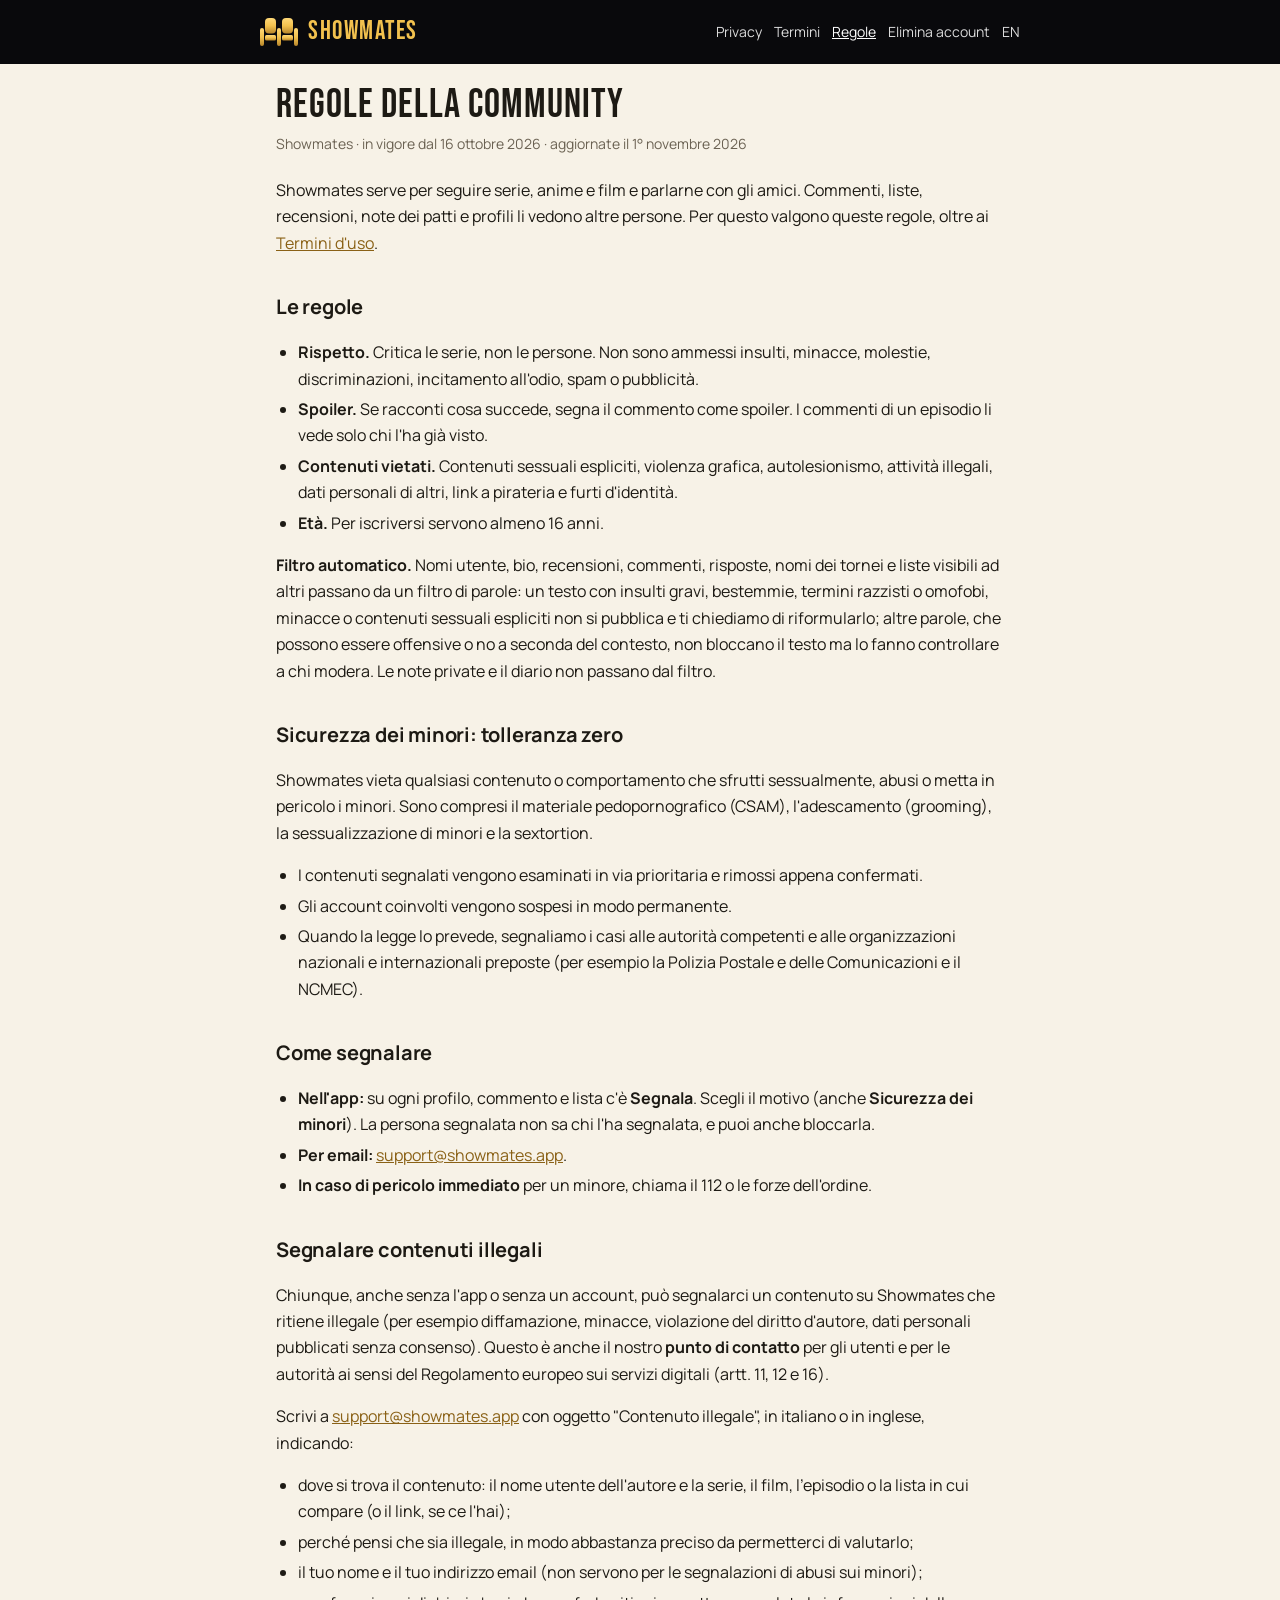
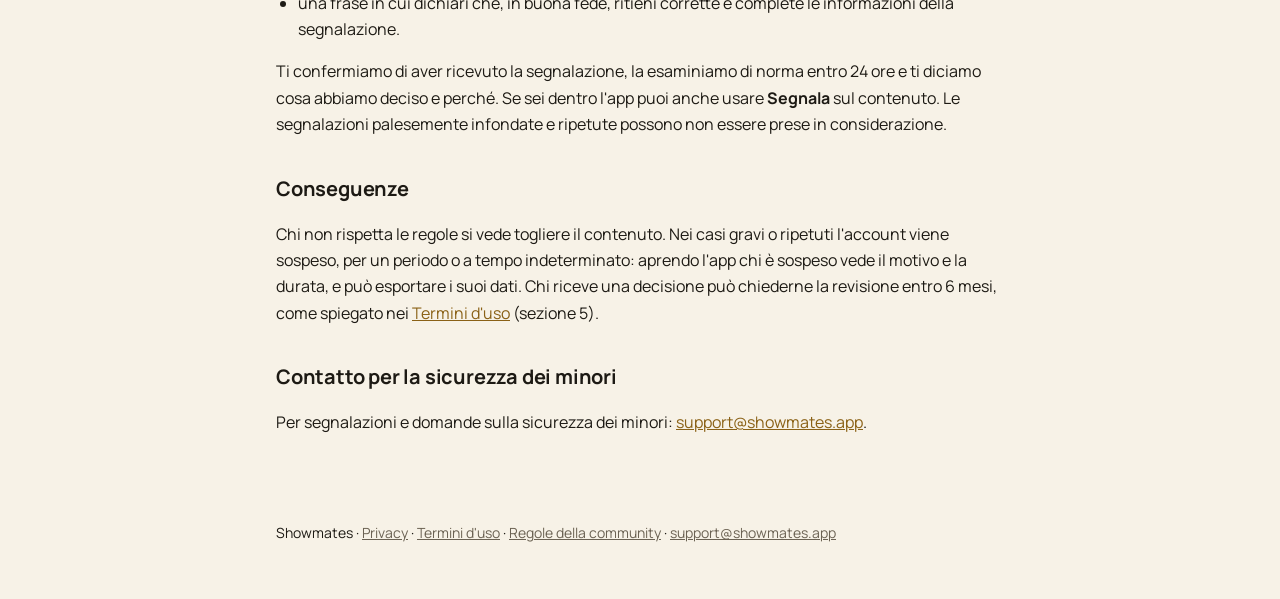
<file: it/community.html>
<!doctype html>
<html lang="it">
<head>
<meta charset="utf-8">
<!-- GitHub Pages non manda header: CSP e referrer via meta (frame-ancestors qui non vale) -->
<meta http-equiv="Content-Security-Policy" content="default-src 'self'; script-src 'self' 'unsafe-inline'; style-src 'self' 'unsafe-inline'; img-src 'self' data:; font-src 'self'; connect-src 'self' https://oxwnwmfkjcomforyhjia.supabase.co; object-src 'none'; base-uri 'self'; form-action 'self'">
<meta name="referrer" content="strict-origin-when-cross-origin">
<meta name="viewport" content="width=device-width, initial-scale=1">
<title>Regole della community · Showmates</title>
<meta name="description" content="Regole della community di Showmates e standard contro lo sfruttamento e l'abuso sessuale dei minori (CSAE).">
<link rel="stylesheet" href="../style.css">
<link rel="canonical" href="https://showmates.app/it/community.html">
<link rel="alternate" hreflang="it" href="https://showmates.app/it/community.html">
<link rel="alternate" hreflang="en" href="https://showmates.app/en/community.html">
<link rel="alternate" hreflang="x-default" href="https://showmates.app/en/community.html">
</head>
<body>
<!-- Cloudflare non deve offuscare le email: senza JavaScript diventavano "[email protected]" (audit finale, voce 392) -->
<!--email_off-->
<header class="top"><div class="bar">
  <a class="brand" href="../index.html"><span class="logo"></span>Showmates</a>
  <nav><a href="privacy.html">Privacy</a><a href="terms.html">Termini</a><a href="community.html" aria-current="page">Regole</a><a href="delete-account.html">Elimina account</a><a href="../en/community.html" lang="en">EN</a></nav>
</div></header>
<main>
<h1>Regole della community</h1>
<p class="updated">Showmates · in vigore dal 16 ottobre 2026 · aggiornate il 1° novembre 2026</p>

<p>Showmates serve per seguire serie, anime e film e parlarne con gli amici. Commenti, liste, recensioni, note dei patti e profili li vedono altre persone. Per questo valgono queste regole, oltre ai <a href="terms.html">Termini d'uso</a>.</p>

<h2>Le regole</h2>
<ul>
  <li><strong>Rispetto.</strong> Critica le serie, non le persone. Non sono ammessi insulti, minacce, molestie, discriminazioni, incitamento all'odio, spam o pubblicità.</li>
  <li><strong>Spoiler.</strong> Se racconti cosa succede, segna il commento come spoiler. I commenti di un episodio li vede solo chi l'ha già visto.</li>
  <li><strong>Contenuti vietati.</strong> Contenuti sessuali espliciti, violenza grafica, autolesionismo, attività illegali, dati personali di altri, link a pirateria e furti d'identità.</li>
  <li><strong>Età.</strong> Per iscriversi servono almeno 16 anni.</li>
</ul>

<p><strong>Filtro automatico.</strong> Nomi utente, bio, recensioni, commenti, risposte, nomi dei tornei e liste visibili ad altri passano da un filtro di parole: un testo con insulti gravi, bestemmie, termini razzisti o omofobi, minacce o contenuti sessuali espliciti non si pubblica e ti chiediamo di riformularlo; altre parole, che possono essere offensive o no a seconda del contesto, non bloccano il testo ma lo fanno controllare a chi modera. Le note private e il diario non passano dal filtro.</p>

<h2 id="csae">Sicurezza dei minori: tolleranza zero</h2>
<p>Showmates vieta qualsiasi contenuto o comportamento che sfrutti sessualmente, abusi o metta in pericolo i minori. Sono compresi il materiale pedopornografico (CSAM), l'adescamento (grooming), la sessualizzazione di minori e la sextortion.</p>
<ul>
  <li>I contenuti segnalati vengono esaminati in via prioritaria e rimossi appena confermati.</li>
  <li>Gli account coinvolti vengono sospesi in modo permanente.</li>
  <li>Quando la legge lo prevede, segnaliamo i casi alle autorità competenti e alle organizzazioni nazionali e internazionali preposte (per esempio la Polizia Postale e delle Comunicazioni e il NCMEC).</li>
</ul>

<h2>Come segnalare</h2>
<ul>
  <li><strong>Nell'app:</strong> su ogni profilo, commento e lista c'è <strong>Segnala</strong>. Scegli il motivo (anche <strong>Sicurezza dei minori</strong>). La persona segnalata non sa chi l'ha segnalata, e puoi anche bloccarla.</li>
  <li><strong>Per email:</strong> <a href="mailto:support@showmates.app?subject=Sicurezza%20dei%20minori">support@showmates.app</a>.</li>
  <li><strong>In caso di pericolo immediato</strong> per un minore, chiama il 112 o le forze dell'ordine.</li>
</ul>

<h2 id="illegali">Segnalare contenuti illegali</h2>
<p>Chiunque, anche senza l'app o senza un account, può segnalarci un contenuto su Showmates che ritiene illegale (per esempio diffamazione, minacce, violazione del diritto d'autore, dati personali pubblicati senza consenso). Questo è anche il nostro <strong>punto di contatto</strong> per gli utenti e per le autorità ai sensi del Regolamento europeo sui servizi digitali (artt. 11, 12 e 16).</p>
<p>Scrivi a <a href="mailto:support@showmates.app?subject=Contenuto%20illegale">support@showmates.app</a> con oggetto "Contenuto illegale", in italiano o in inglese, indicando:</p>
<ul>
  <li>dove si trova il contenuto: il nome utente dell'autore e la serie, il film, l'episodio o la lista in cui compare (o il link, se ce l'hai);</li>
  <li>perché pensi che sia illegale, in modo abbastanza preciso da permetterci di valutarlo;</li>
  <li>il tuo nome e il tuo indirizzo email (non servono per le segnalazioni di abusi sui minori);</li>
  <li>una frase in cui dichiari che, in buona fede, ritieni corrette e complete le informazioni della segnalazione.</li>
</ul>
<p>Ti confermiamo di aver ricevuto la segnalazione, la esaminiamo di norma entro 24 ore e ti diciamo cosa abbiamo deciso e perché. Se sei dentro l'app puoi anche usare <strong>Segnala</strong> sul contenuto. Le segnalazioni palesemente infondate e ripetute possono non essere prese in considerazione.</p>

<h2>Conseguenze</h2>
<p>Chi non rispetta le regole si vede togliere il contenuto. Nei casi gravi o ripetuti l'account viene sospeso, per un periodo o a tempo indeterminato: aprendo l'app chi è sospeso vede il motivo e la durata, e può esportare i suoi dati. Chi riceve una decisione può chiederne la revisione entro 6 mesi, come spiegato nei <a href="terms.html">Termini d'uso</a> (sezione 5).</p>

<h2>Contatto per la sicurezza dei minori</h2>
<p>Per segnalazioni e domande sulla sicurezza dei minori: <a href="mailto:support@showmates.app?subject=Sicurezza%20dei%20minori">support@showmates.app</a>.</p>
</main>
<footer><p>Showmates · <a href="privacy.html">Privacy</a> · <a href="terms.html">Termini d'uso</a> · <a href="community.html">Regole della community</a> · <a href="mailto:support@showmates.app">support@showmates.app</a></p></footer>
<!--/email_off-->
</body>
</html>
</file>
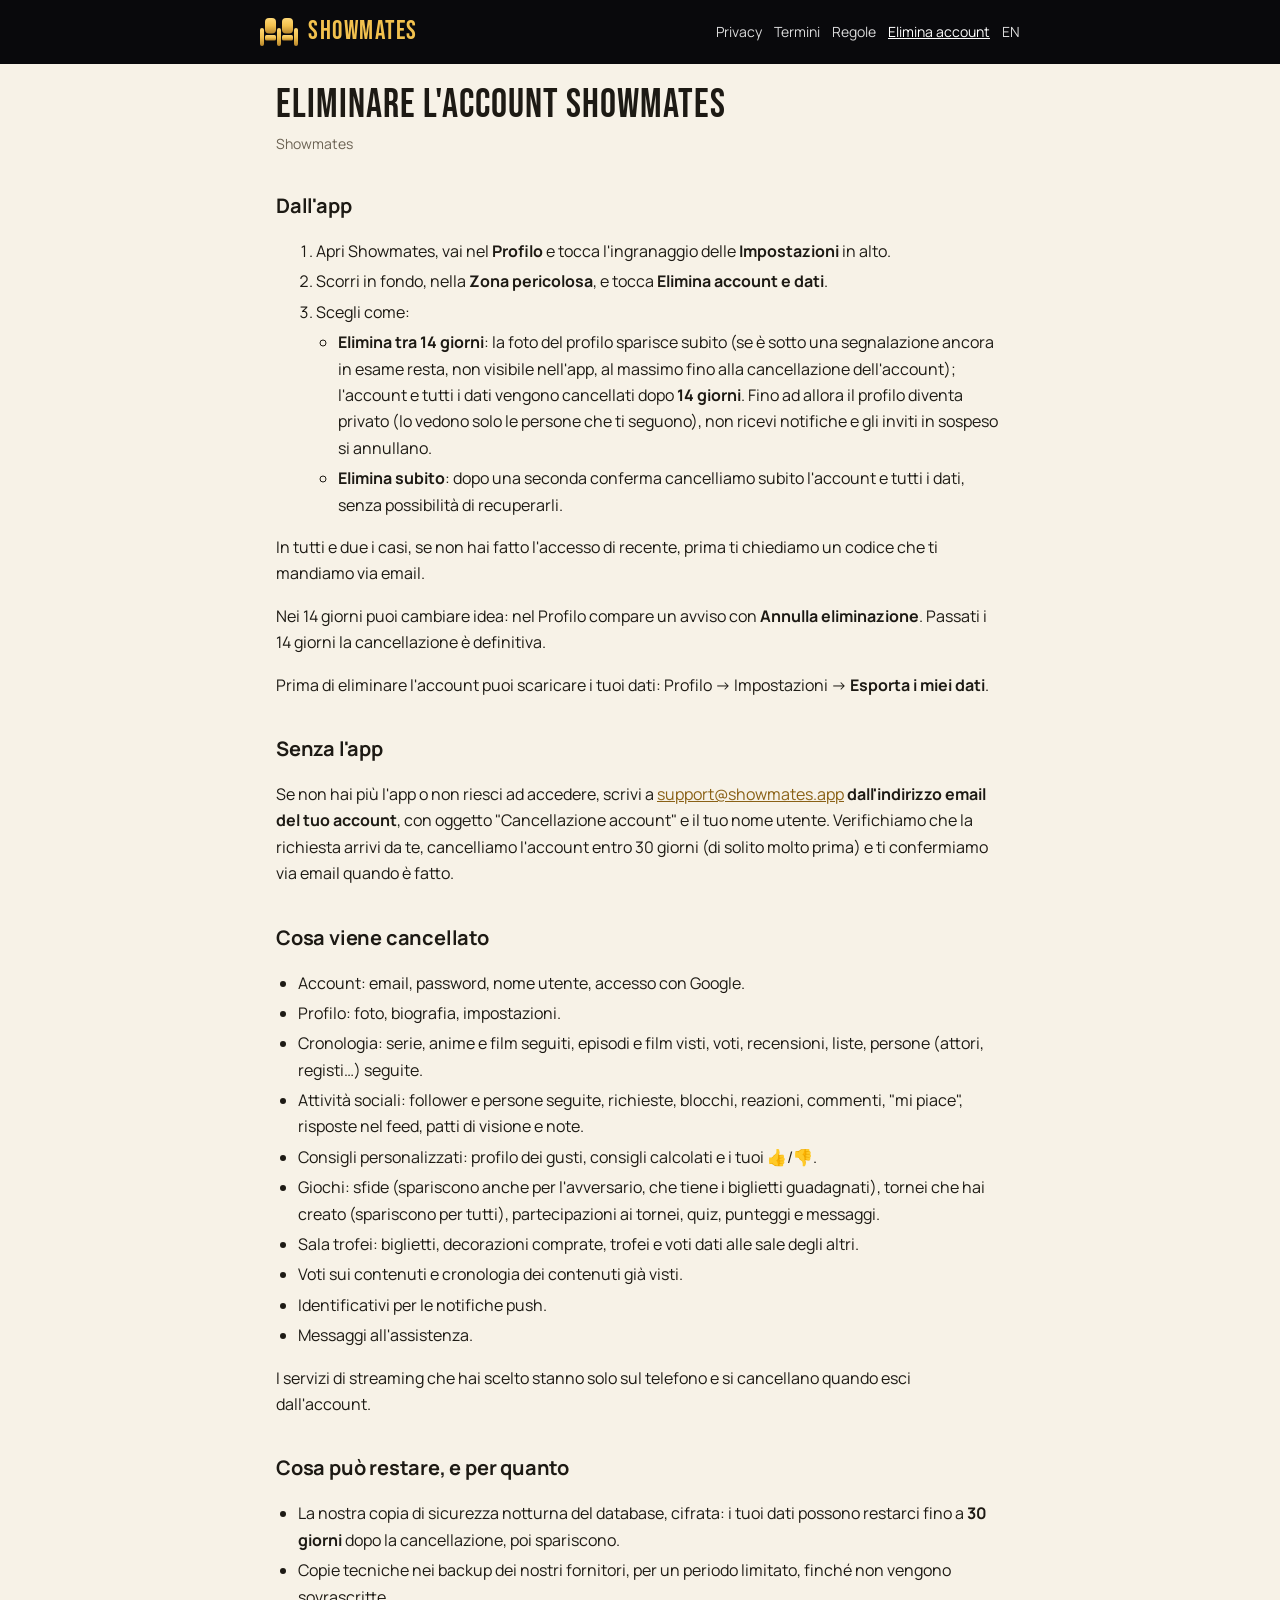
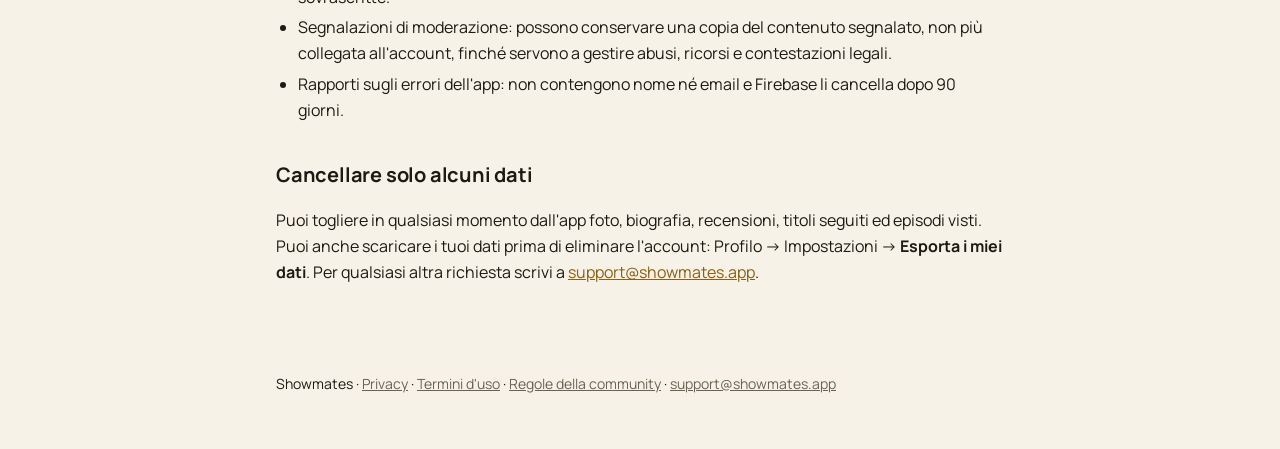
<file: it/delete-account.html>
<!doctype html>
<html lang="it">
<head>
<meta charset="utf-8">
<!-- GitHub Pages non manda header: CSP e referrer via meta (frame-ancestors qui non vale) -->
<meta http-equiv="Content-Security-Policy" content="default-src 'self'; script-src 'self' 'unsafe-inline'; style-src 'self' 'unsafe-inline'; img-src 'self' data:; font-src 'self'; connect-src 'self' https://oxwnwmfkjcomforyhjia.supabase.co; object-src 'none'; base-uri 'self'; form-action 'self'">
<meta name="referrer" content="strict-origin-when-cross-origin">
<meta name="viewport" content="width=device-width, initial-scale=1">
<title>Eliminare l'account · Showmates</title>
<meta name="description" content="Come eliminare il tuo account Showmates e i tuoi dati.">
<link rel="stylesheet" href="../style.css">
<link rel="canonical" href="https://showmates.app/it/delete-account.html">
<link rel="alternate" hreflang="it" href="https://showmates.app/it/delete-account.html">
<link rel="alternate" hreflang="en" href="https://showmates.app/en/delete-account.html">
<link rel="alternate" hreflang="x-default" href="https://showmates.app/en/delete-account.html">
</head>
<body>
<!-- Cloudflare non deve offuscare le email: senza JavaScript diventavano "[email protected]" (audit finale, voce 392) -->
<!--email_off-->
<header class="top"><div class="bar">
  <a class="brand" href="../index.html"><span class="logo"></span>Showmates</a>
  <nav><a href="privacy.html">Privacy</a><a href="terms.html">Termini</a><a href="community.html">Regole</a><a href="delete-account.html" aria-current="page">Elimina account</a><a href="../en/delete-account.html" lang="en">EN</a></nav>
</div></header>
<main>
<h1>Eliminare l'account Showmates</h1>
<p class="updated">Showmates</p>

<h2>Dall'app</h2>
<ol>
  <li>Apri Showmates, vai nel <strong>Profilo</strong> e tocca l'ingranaggio delle <strong>Impostazioni</strong> in alto.</li>
  <li>Scorri in fondo, nella <strong>Zona pericolosa</strong>, e tocca <strong>Elimina account e dati</strong>.</li>
  <li>Scegli come:
    <ul>
      <li><strong>Elimina tra 14 giorni</strong>: la foto del profilo sparisce subito (se è sotto una segnalazione ancora in esame resta, non visibile nell'app, al massimo fino alla cancellazione dell'account); l'account e tutti i dati vengono cancellati dopo <strong>14 giorni</strong>. Fino ad allora il profilo diventa privato (lo vedono solo le persone che ti seguono), non ricevi notifiche e gli inviti in sospeso si annullano.</li>
      <li><strong>Elimina subito</strong>: dopo una seconda conferma cancelliamo subito l'account e tutti i dati, senza possibilità di recuperarli.</li>
    </ul>
  </li>
</ol>
<p>In tutti e due i casi, se non hai fatto l'accesso di recente, prima ti chiediamo un codice che ti mandiamo via email.</p>
<p>Nei 14 giorni puoi cambiare idea: nel Profilo compare un avviso con <strong>Annulla eliminazione</strong>. Passati i 14 giorni la cancellazione è definitiva.</p>
<p>Prima di eliminare l'account puoi scaricare i tuoi dati: Profilo → Impostazioni → <strong>Esporta i miei dati</strong>.</p>

<h2>Senza l'app</h2>
<p>Se non hai più l'app o non riesci ad accedere, scrivi a <a href="mailto:support@showmates.app?subject=Cancellazione%20account">support@showmates.app</a> <strong>dall'indirizzo email del tuo account</strong>, con oggetto "Cancellazione account" e il tuo nome utente. Verifichiamo che la richiesta arrivi da te, cancelliamo l'account entro 30 giorni (di solito molto prima) e ti confermiamo via email quando è fatto.</p>

<h2>Cosa viene cancellato</h2>
<ul>
  <li>Account: email, password, nome utente, accesso con Google.</li>
  <li>Profilo: foto, biografia, impostazioni.</li>
  <li>Cronologia: serie, anime e film seguiti, episodi e film visti, voti, recensioni, liste, persone (attori, registi…) seguite.</li>
  <li>Attività sociali: follower e persone seguite, richieste, blocchi, reazioni, commenti, "mi piace", risposte nel feed, patti di visione e note.</li>
  <li>Consigli personalizzati: profilo dei gusti, consigli calcolati e i tuoi 👍/👎.</li>
  <li>Giochi: sfide (spariscono anche per l'avversario, che tiene i biglietti guadagnati), tornei che hai creato (spariscono per tutti), partecipazioni ai tornei, quiz, punteggi e messaggi.</li>
  <li>Sala trofei: biglietti, decorazioni comprate, trofei e voti dati alle sale degli altri.</li>
  <li>Voti sui contenuti e cronologia dei contenuti già visti.</li>
  <li>Identificativi per le notifiche push.</li>
  <li>Messaggi all'assistenza.</li>
</ul>
<p>I servizi di streaming che hai scelto stanno solo sul telefono e si cancellano quando esci dall'account.</p>

<h2>Cosa può restare, e per quanto</h2>
<ul>
  <li>La nostra copia di sicurezza notturna del database, cifrata: i tuoi dati possono restarci fino a <strong>30 giorni</strong> dopo la cancellazione, poi spariscono.</li>
  <li>Copie tecniche nei backup dei nostri fornitori, per un periodo limitato, finché non vengono sovrascritte.</li>
  <li>Segnalazioni di moderazione: possono conservare una copia del contenuto segnalato, non più collegata all'account, finché servono a gestire abusi, ricorsi e contestazioni legali.</li>
  <li>Rapporti sugli errori dell'app: non contengono nome né email e Firebase li cancella dopo 90 giorni.</li>
</ul>

<h2>Cancellare solo alcuni dati</h2>
<p>Puoi togliere in qualsiasi momento dall'app foto, biografia, recensioni, titoli seguiti ed episodi visti. Puoi anche scaricare i tuoi dati prima di eliminare l'account: Profilo → Impostazioni → <strong>Esporta i miei dati</strong>. Per qualsiasi altra richiesta scrivi a <a href="mailto:support@showmates.app">support@showmates.app</a>.</p>
</main>
<footer><p>Showmates · <a href="privacy.html">Privacy</a> · <a href="terms.html">Termini d'uso</a> · <a href="community.html">Regole della community</a> · <a href="mailto:support@showmates.app">support@showmates.app</a></p></footer>
<!--/email_off-->
</body>
</html>
</file>
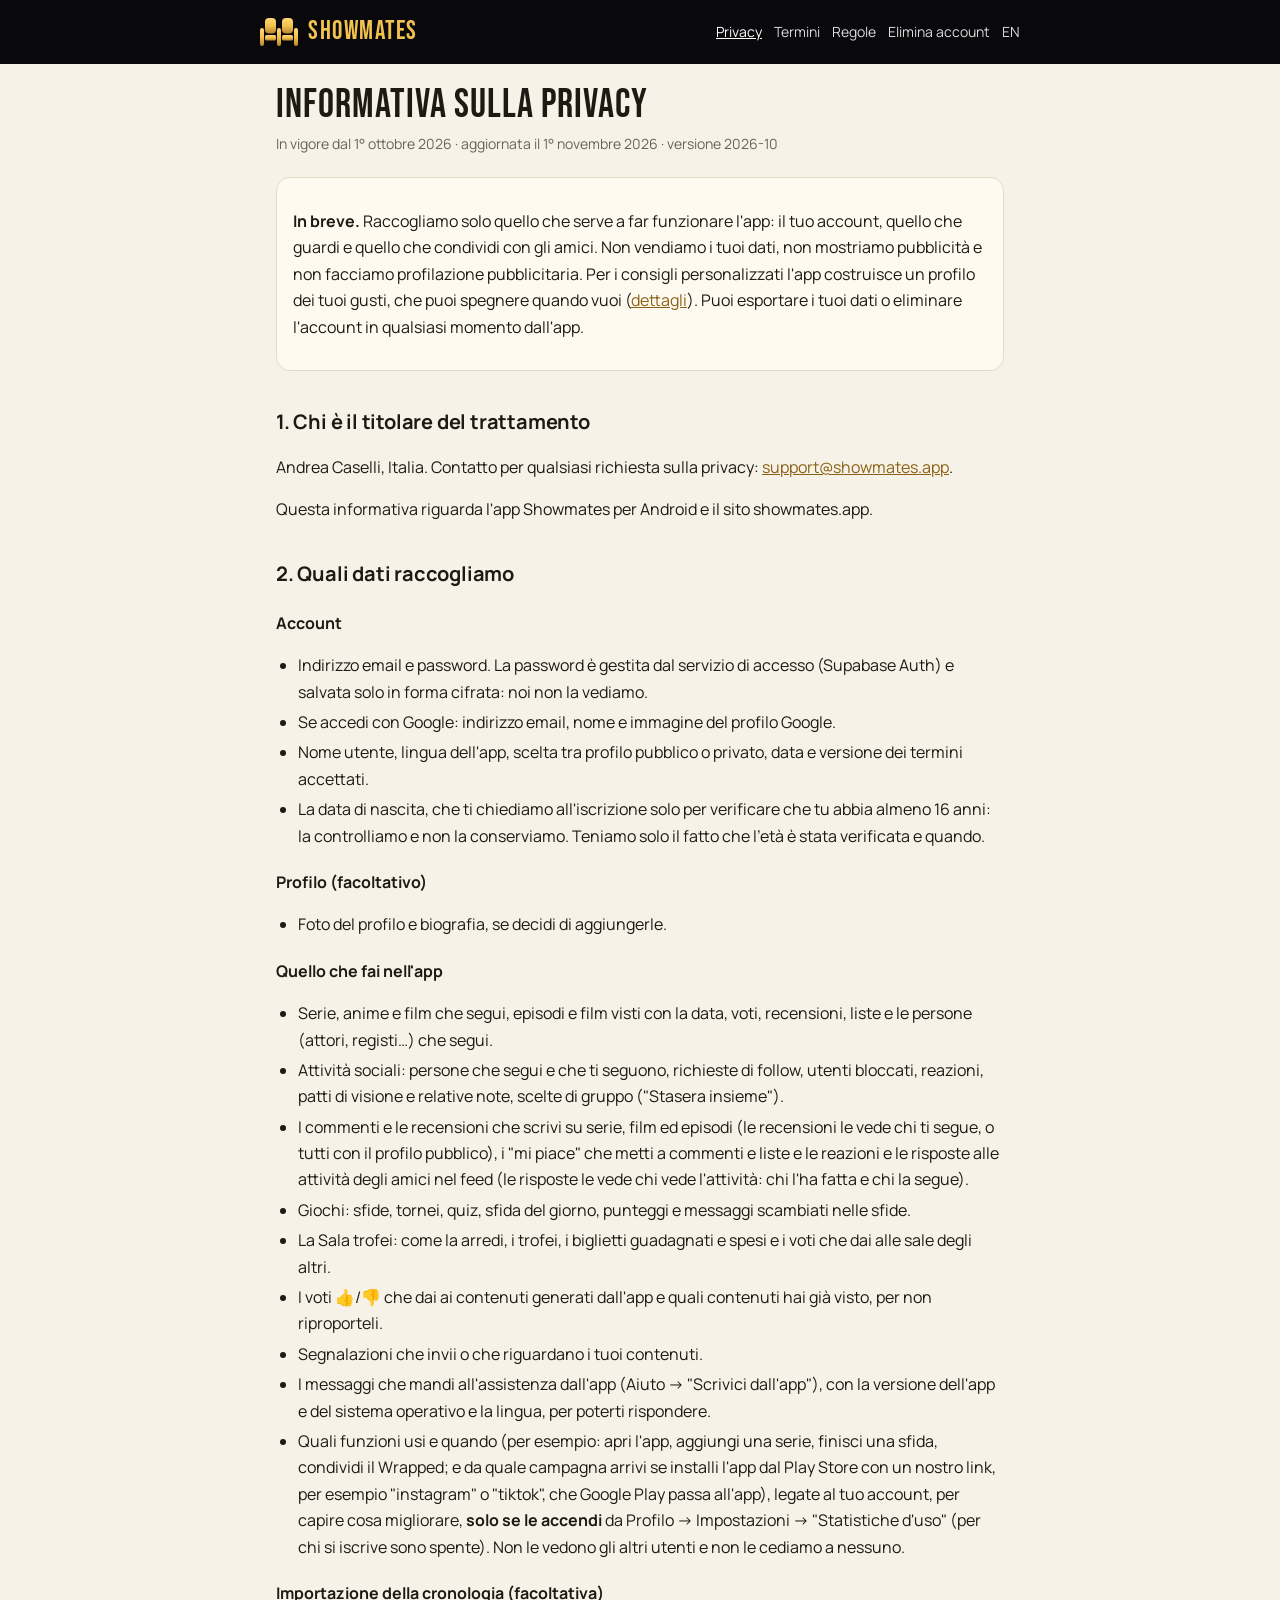
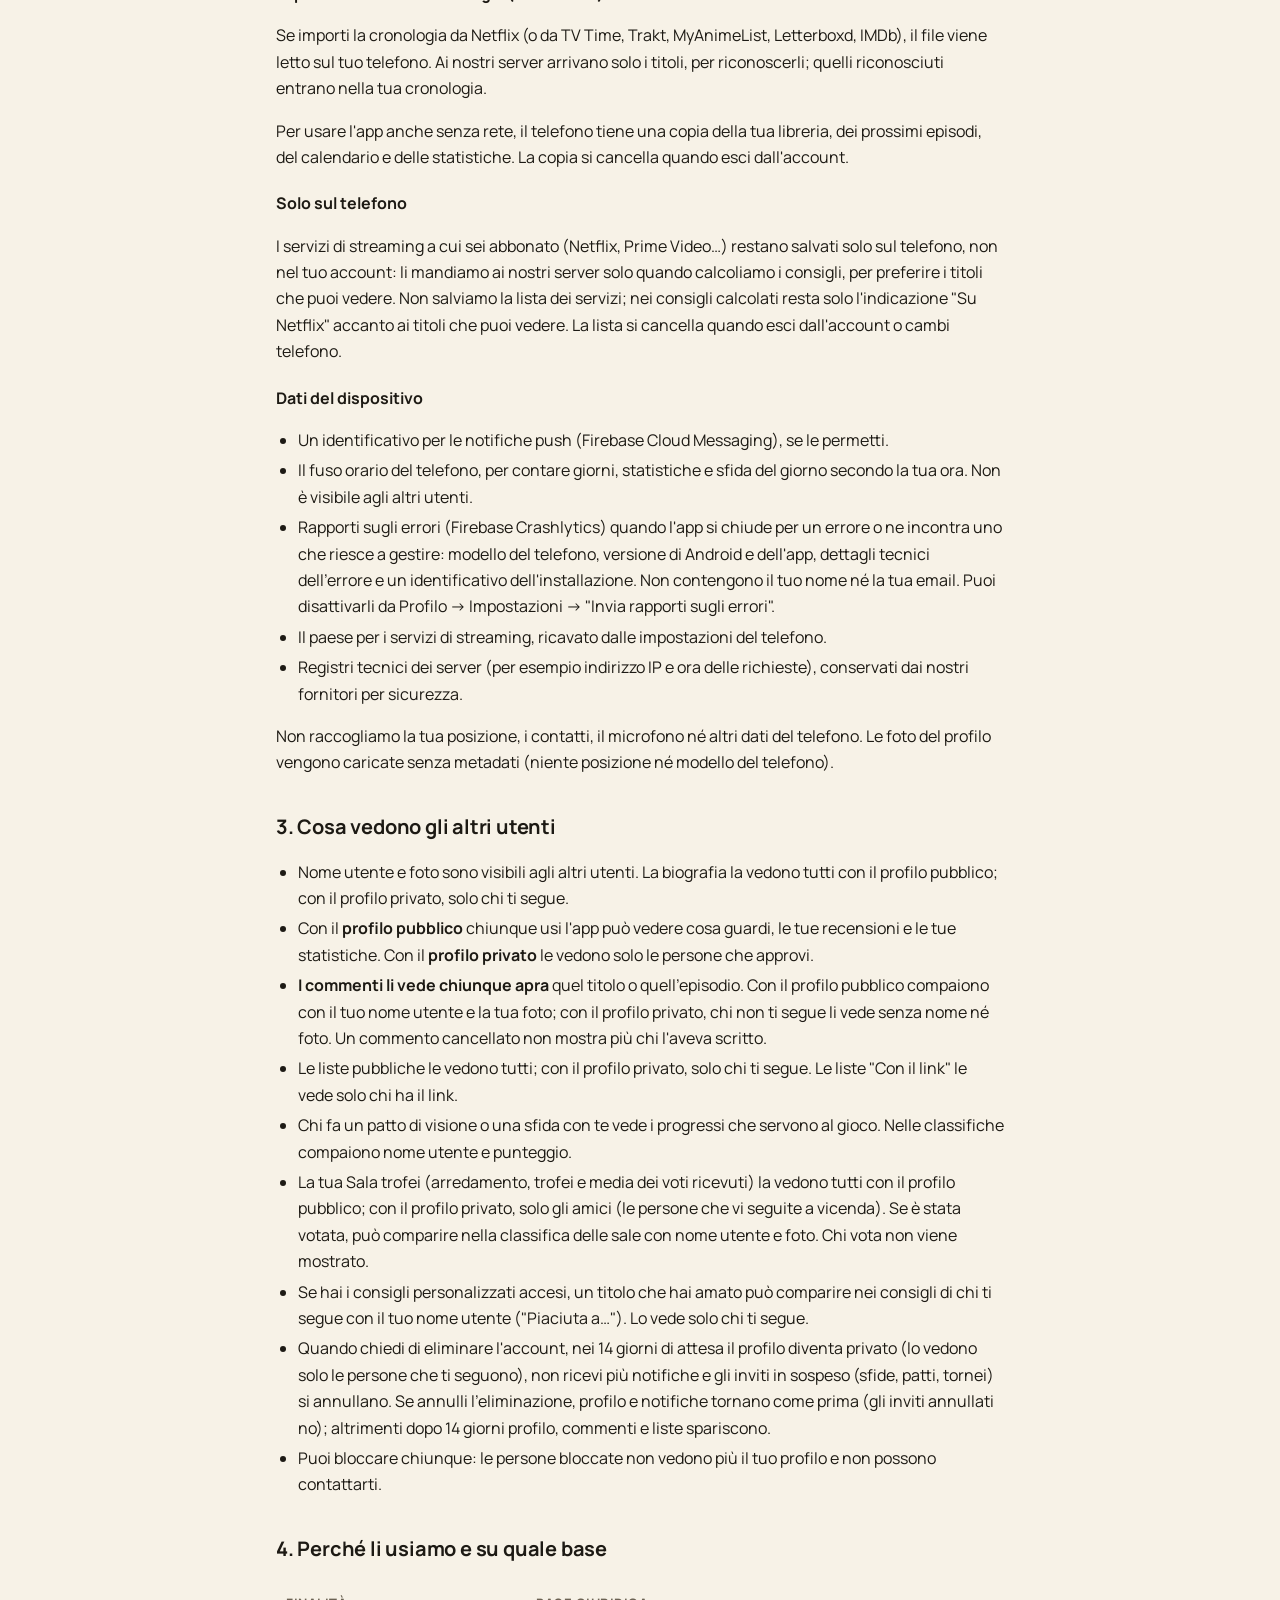
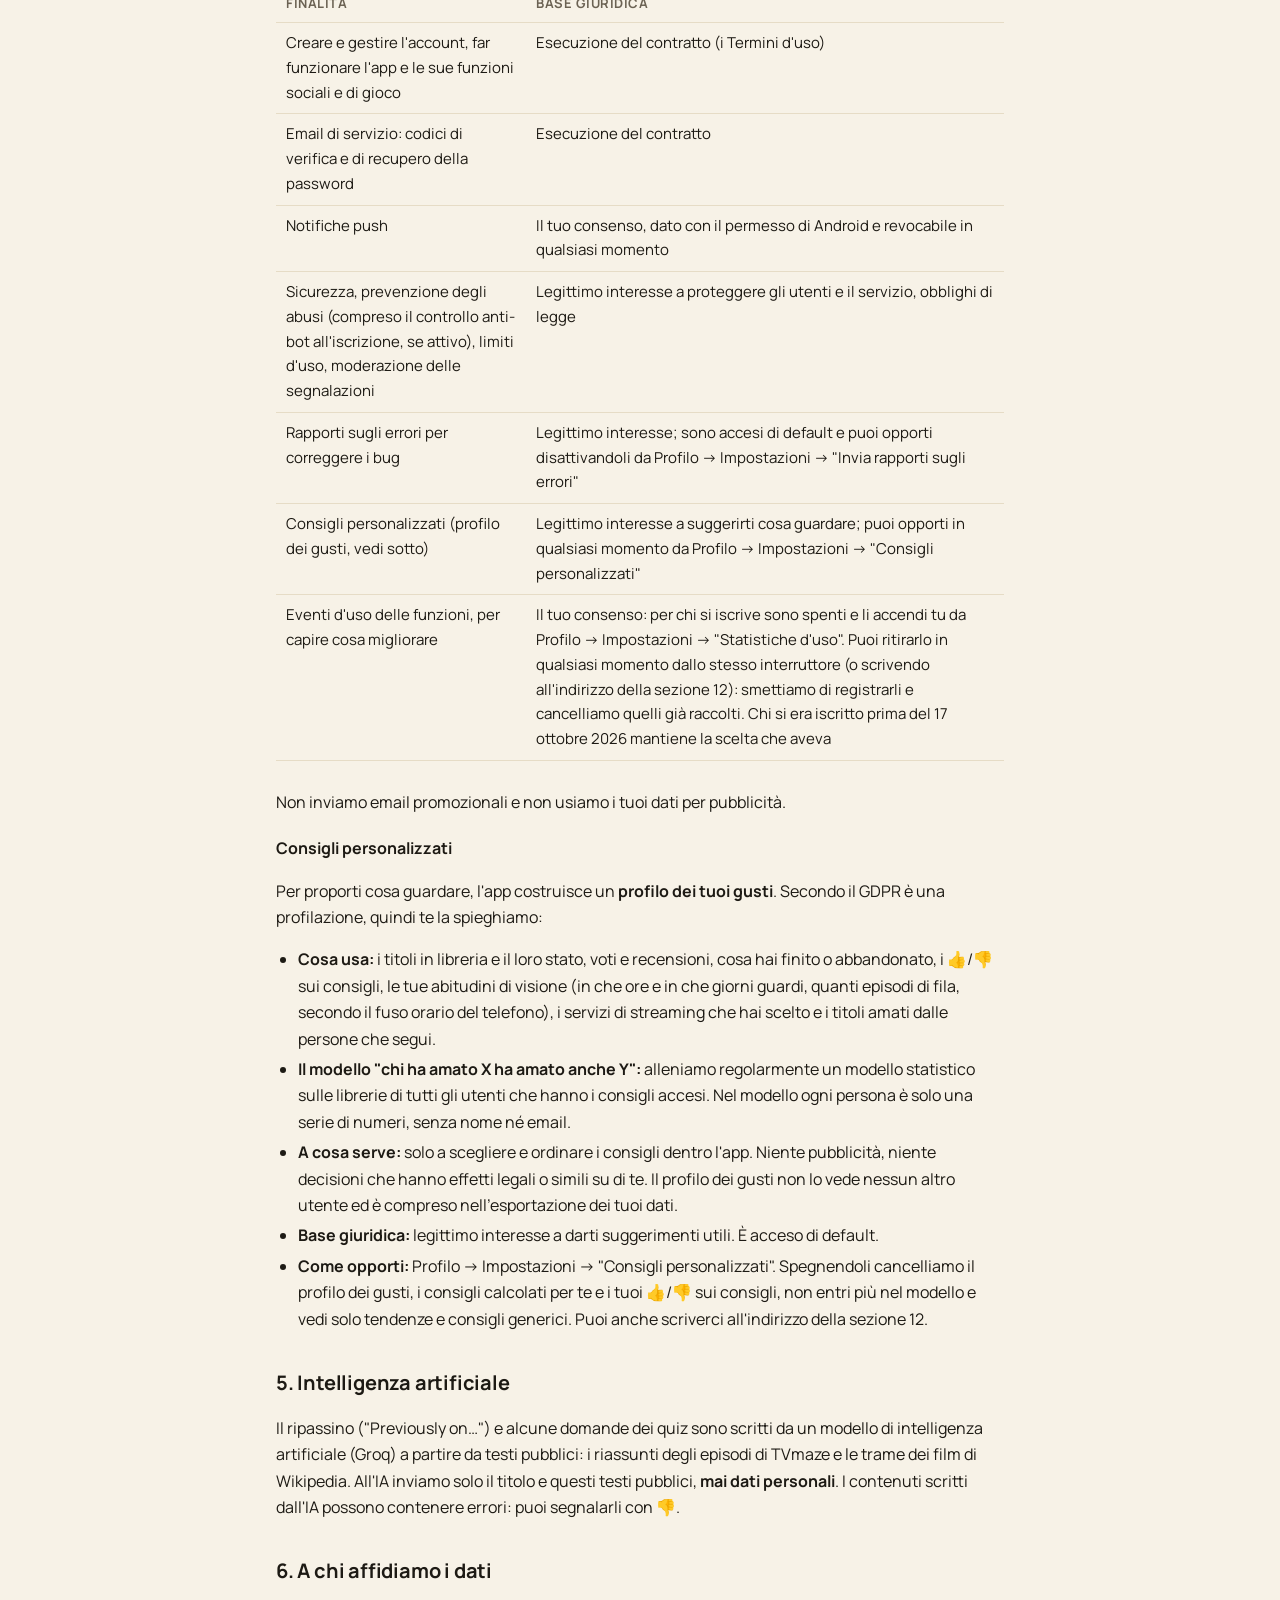
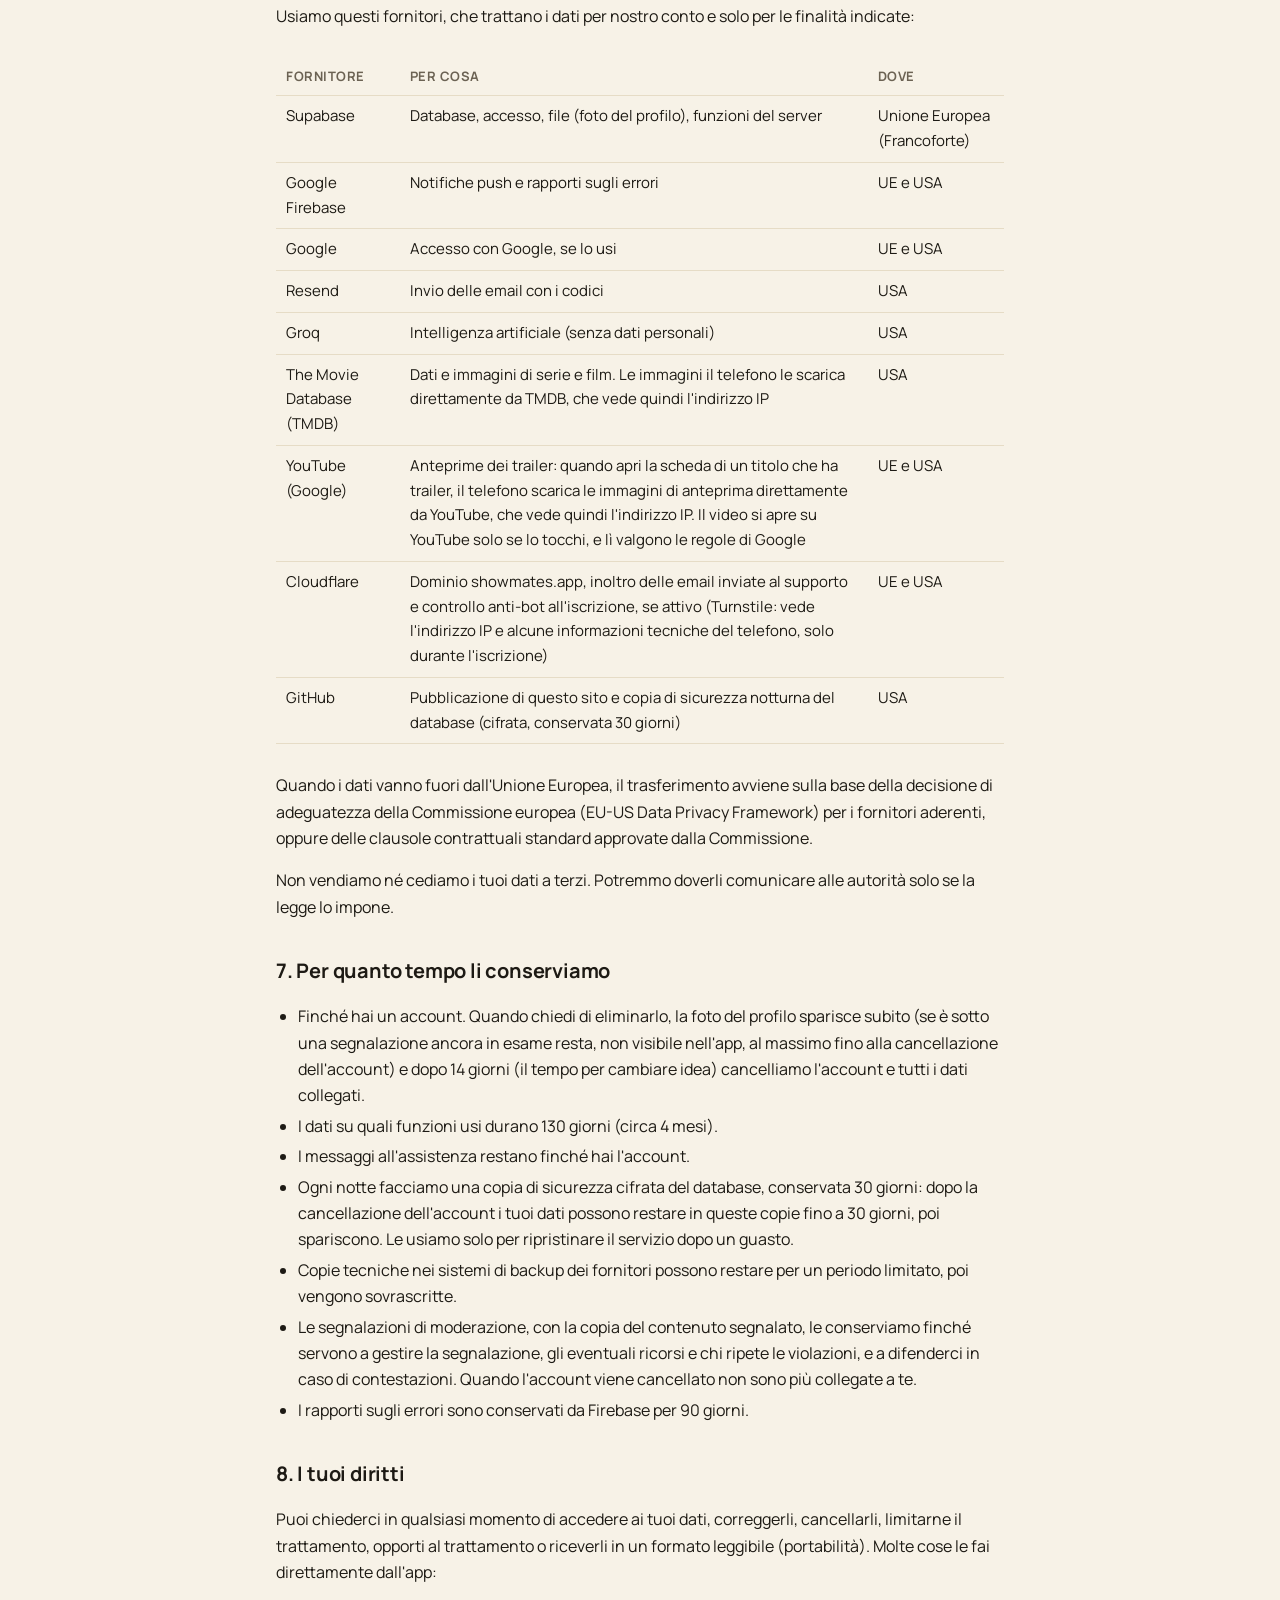
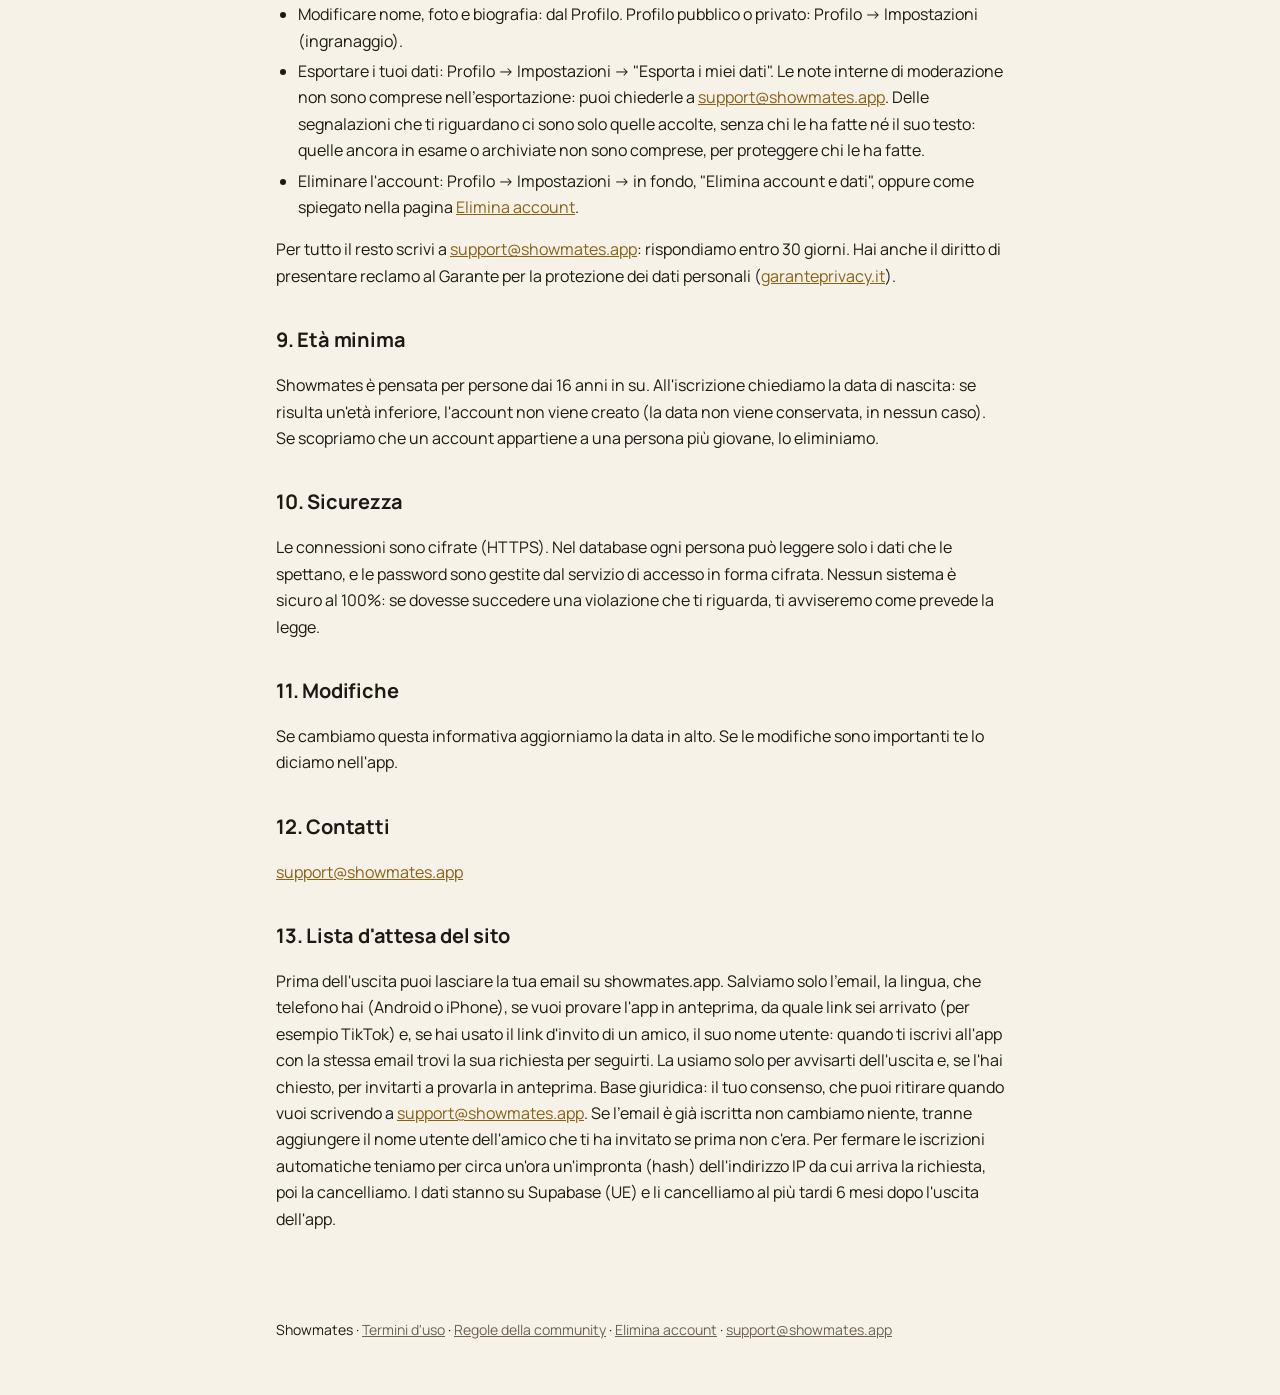
<file: it/privacy.html>
<!doctype html>
<html lang="it">
<head>
<meta charset="utf-8">
<!-- GitHub Pages non manda header: CSP e referrer via meta (frame-ancestors qui non vale) -->
<meta http-equiv="Content-Security-Policy" content="default-src 'self'; script-src 'self' 'unsafe-inline'; style-src 'self' 'unsafe-inline'; img-src 'self' data:; font-src 'self'; connect-src 'self' https://oxwnwmfkjcomforyhjia.supabase.co; object-src 'none'; base-uri 'self'; form-action 'self'">
<meta name="referrer" content="strict-origin-when-cross-origin">
<meta name="viewport" content="width=device-width, initial-scale=1">
<title>Informativa sulla privacy · Showmates</title>
<meta name="description" content="Come Showmates tratta i tuoi dati personali.">
<link rel="stylesheet" href="../style.css">
<link rel="canonical" href="https://showmates.app/it/privacy.html">
<link rel="alternate" hreflang="it" href="https://showmates.app/it/privacy.html">
<link rel="alternate" hreflang="en" href="https://showmates.app/en/privacy.html">
<link rel="alternate" hreflang="x-default" href="https://showmates.app/en/privacy.html">
</head>
<body>
<!-- Cloudflare non deve offuscare le email: senza JavaScript diventavano "[email protected]" (audit finale, voce 392) -->
<!--email_off-->
<header class="top"><div class="bar">
  <a class="brand" href="../index.html"><span class="logo"></span>Showmates</a>
  <nav><a href="privacy.html" aria-current="page">Privacy</a><a href="terms.html">Termini</a><a href="community.html">Regole</a><a href="delete-account.html">Elimina account</a><a href="../en/privacy.html" lang="en">EN</a></nav>
</div></header>
<main>
<h1>Informativa sulla privacy</h1>
<p class="updated">In vigore dal 1° ottobre 2026 · aggiornata il 1° novembre 2026 · versione 2026-10</p>

<div class="box">
<p><strong>In breve.</strong> Raccogliamo solo quello che serve a far funzionare l'app: il tuo account, quello che guardi e quello che condividi con gli amici. Non vendiamo i tuoi dati, non mostriamo pubblicità e non facciamo profilazione pubblicitaria. Per i consigli personalizzati l'app costruisce un profilo dei tuoi gusti, che puoi spegnere quando vuoi (<a href="#consigli">dettagli</a>). Puoi esportare i tuoi dati o eliminare l'account in qualsiasi momento dall'app.</p>
</div>

<h2>1. Chi è il titolare del trattamento</h2>
<p>Andrea Caselli, Italia. Contatto per qualsiasi richiesta sulla privacy: <a href="mailto:support@showmates.app">support@showmates.app</a>.</p>
<p>Questa informativa riguarda l'app Showmates per Android e il sito showmates.app.</p>

<h2>2. Quali dati raccogliamo</h2>
<h3>Account</h3>
<ul>
  <li>Indirizzo email e password. La password è gestita dal servizio di accesso (Supabase Auth) e salvata solo in forma cifrata: noi non la vediamo.</li>
  <li>Se accedi con Google: indirizzo email, nome e immagine del profilo Google.</li>
  <li>Nome utente, lingua dell'app, scelta tra profilo pubblico o privato, data e versione dei termini accettati.</li>
  <li>La data di nascita, che ti chiediamo all'iscrizione solo per verificare che tu abbia almeno 16 anni: la controlliamo e non la conserviamo. Teniamo solo il fatto che l'età è stata verificata e quando.</li>
</ul>
<h3>Profilo (facoltativo)</h3>
<ul>
  <li>Foto del profilo e biografia, se decidi di aggiungerle.</li>
</ul>
<h3>Quello che fai nell'app</h3>
<ul>
  <li>Serie, anime e film che segui, episodi e film visti con la data, voti, recensioni, liste e le persone (attori, registi…) che segui.</li>
  <li>Attività sociali: persone che segui e che ti seguono, richieste di follow, utenti bloccati, reazioni, patti di visione e relative note, scelte di gruppo ("Stasera insieme").</li>
  <li>I commenti e le recensioni che scrivi su serie, film ed episodi (le recensioni le vede chi ti segue, o tutti con il profilo pubblico), i "mi piace" che metti a commenti e liste e le reazioni e le risposte alle attività degli amici nel feed (le risposte le vede chi vede l'attività: chi l'ha fatta e chi la segue).</li>
  <li>Giochi: sfide, tornei, quiz, sfida del giorno, punteggi e messaggi scambiati nelle sfide.</li>
  <li>La Sala trofei: come la arredi, i trofei, i biglietti guadagnati e spesi e i voti che dai alle sale degli altri.</li>
  <li>I voti 👍/👎 che dai ai contenuti generati dall'app e quali contenuti hai già visto, per non riproporteli.</li>
  <li>Segnalazioni che invii o che riguardano i tuoi contenuti.</li>
  <li>I messaggi che mandi all'assistenza dall'app (Aiuto → "Scrivici dall'app"), con la versione dell'app e del sistema operativo e la lingua, per poterti rispondere.</li>
  <li>Quali funzioni usi e quando (per esempio: apri l'app, aggiungi una serie, finisci una sfida, condividi il Wrapped; e da quale campagna arrivi se installi l'app dal Play Store con un nostro link, per esempio "instagram" o "tiktok", che Google Play passa all'app), legate al tuo account, per capire cosa migliorare, <strong>solo se le accendi</strong> da Profilo → Impostazioni → "Statistiche d'uso" (per chi si iscrive sono spente). Non le vedono gli altri utenti e non le cediamo a nessuno.</li>
</ul>
<h3>Importazione della cronologia (facoltativa)</h3>
<p>Se importi la cronologia da Netflix (o da TV Time, Trakt, MyAnimeList, Letterboxd, IMDb), il file viene letto sul tuo telefono. Ai nostri server arrivano solo i titoli, per riconoscerli; quelli riconosciuti entrano nella tua cronologia.</p>
<p>Per usare l'app anche senza rete, il telefono tiene una copia della tua libreria, dei prossimi episodi, del calendario e delle statistiche. La copia si cancella quando esci dall'account.</p>
<h3>Solo sul telefono</h3>
<p>I servizi di streaming a cui sei abbonato (Netflix, Prime Video…) restano salvati solo sul telefono, non nel tuo account: li mandiamo ai nostri server solo quando calcoliamo i consigli, per preferire i titoli che puoi vedere. Non salviamo la lista dei servizi; nei consigli calcolati resta solo l'indicazione "Su Netflix" accanto ai titoli che puoi vedere. La lista si cancella quando esci dall'account o cambi telefono.</p>
<h3>Dati del dispositivo</h3>
<ul>
  <li>Un identificativo per le notifiche push (Firebase Cloud Messaging), se le permetti.</li>
  <li>Il fuso orario del telefono, per contare giorni, statistiche e sfida del giorno secondo la tua ora. Non è visibile agli altri utenti.</li>
  <li>Rapporti sugli errori (Firebase Crashlytics) quando l'app si chiude per un errore o ne incontra uno che riesce a gestire: modello del telefono, versione di Android e dell'app, dettagli tecnici dell'errore e un identificativo dell'installazione. Non contengono il tuo nome né la tua email. Puoi disattivarli da Profilo → Impostazioni → "Invia rapporti sugli errori".</li>
  <li>Il paese per i servizi di streaming, ricavato dalle impostazioni del telefono.</li>
  <li>Registri tecnici dei server (per esempio indirizzo IP e ora delle richieste), conservati dai nostri fornitori per sicurezza.</li>
</ul>
<p>Non raccogliamo la tua posizione, i contatti, il microfono né altri dati del telefono. Le foto del profilo vengono caricate senza metadati (niente posizione né modello del telefono).</p>

<h2>3. Cosa vedono gli altri utenti</h2>
<ul>
  <li>Nome utente e foto sono visibili agli altri utenti. La biografia la vedono tutti con il profilo pubblico; con il profilo privato, solo chi ti segue.</li>
  <li>Con il <strong>profilo pubblico</strong> chiunque usi l'app può vedere cosa guardi, le tue recensioni e le tue statistiche. Con il <strong>profilo privato</strong> le vedono solo le persone che approvi.</li>
  <li><strong>I commenti li vede chiunque apra</strong> quel titolo o quell'episodio. Con il profilo pubblico compaiono con il tuo nome utente e la tua foto; con il profilo privato, chi non ti segue li vede senza nome né foto. Un commento cancellato non mostra più chi l'aveva scritto.</li>
  <li>Le liste pubbliche le vedono tutti; con il profilo privato, solo chi ti segue. Le liste "Con il link" le vede solo chi ha il link.</li>
  <li>Chi fa un patto di visione o una sfida con te vede i progressi che servono al gioco. Nelle classifiche compaiono nome utente e punteggio.</li>
  <li>La tua Sala trofei (arredamento, trofei e media dei voti ricevuti) la vedono tutti con il profilo pubblico; con il profilo privato, solo gli amici (le persone che vi seguite a vicenda). Se è stata votata, può comparire nella classifica delle sale con nome utente e foto. Chi vota non viene mostrato.</li>
  <li>Se hai i consigli personalizzati accesi, un titolo che hai amato può comparire nei consigli di chi ti segue con il tuo nome utente ("Piaciuta a…"). Lo vede solo chi ti segue.</li>
  <li>Quando chiedi di eliminare l'account, nei 14 giorni di attesa il profilo diventa privato (lo vedono solo le persone che ti seguono), non ricevi più notifiche e gli inviti in sospeso (sfide, patti, tornei) si annullano. Se annulli l'eliminazione, profilo e notifiche tornano come prima (gli inviti annullati no); altrimenti dopo 14 giorni profilo, commenti e liste spariscono.</li>
  <li>Puoi bloccare chiunque: le persone bloccate non vedono più il tuo profilo e non possono contattarti.</li>
</ul>

<h2>4. Perché li usiamo e su quale base</h2>
<div class="table-wrap"><table>
<tr><th>Finalità</th><th>Base giuridica</th></tr>
<tr><td>Creare e gestire l'account, far funzionare l'app e le sue funzioni sociali e di gioco</td><td>Esecuzione del contratto (i Termini d'uso)</td></tr>
<tr><td>Email di servizio: codici di verifica e di recupero della password</td><td>Esecuzione del contratto</td></tr>
<tr><td>Notifiche push</td><td>Il tuo consenso, dato con il permesso di Android e revocabile in qualsiasi momento</td></tr>
<tr><td>Sicurezza, prevenzione degli abusi (compreso il controllo anti-bot all'iscrizione, se attivo), limiti d'uso, moderazione delle segnalazioni</td><td>Legittimo interesse a proteggere gli utenti e il servizio, obblighi di legge</td></tr>
<tr><td>Rapporti sugli errori per correggere i bug</td><td>Legittimo interesse; sono accesi di default e puoi opporti disattivandoli da Profilo → Impostazioni → "Invia rapporti sugli errori"</td></tr>
<tr><td>Consigli personalizzati (profilo dei gusti, vedi sotto)</td><td>Legittimo interesse a suggerirti cosa guardare; puoi opporti in qualsiasi momento da Profilo → Impostazioni → "Consigli personalizzati"</td></tr>
<tr><td>Eventi d'uso delle funzioni, per capire cosa migliorare</td><td>Il tuo consenso: per chi si iscrive sono spenti e li accendi tu da Profilo → Impostazioni → "Statistiche d'uso". Puoi ritirarlo in qualsiasi momento dallo stesso interruttore (o scrivendo all'indirizzo della sezione 12): smettiamo di registrarli e cancelliamo quelli già raccolti. Chi si era iscritto prima del 17 ottobre 2026 mantiene la scelta che aveva</td></tr>
</table></div>
<p>Non inviamo email promozionali e non usiamo i tuoi dati per pubblicità.</p>
<h3 id="consigli">Consigli personalizzati</h3>
<p>Per proporti cosa guardare, l'app costruisce un <strong>profilo dei tuoi gusti</strong>. Secondo il GDPR è una profilazione, quindi te la spieghiamo:</p>
<ul>
  <li><strong>Cosa usa:</strong> i titoli in libreria e il loro stato, voti e recensioni, cosa hai finito o abbandonato, i 👍/👎 sui consigli, le tue abitudini di visione (in che ore e in che giorni guardi, quanti episodi di fila, secondo il fuso orario del telefono), i servizi di streaming che hai scelto e i titoli amati dalle persone che segui.</li>
  <li><strong>Il modello "chi ha amato X ha amato anche Y":</strong> alleniamo regolarmente un modello statistico sulle librerie di tutti gli utenti che hanno i consigli accesi. Nel modello ogni persona è solo una serie di numeri, senza nome né email.</li>
  <li><strong>A cosa serve:</strong> solo a scegliere e ordinare i consigli dentro l'app. Niente pubblicità, niente decisioni che hanno effetti legali o simili su di te. Il profilo dei gusti non lo vede nessun altro utente ed è compreso nell'esportazione dei tuoi dati.</li>
  <li><strong>Base giuridica:</strong> legittimo interesse a darti suggerimenti utili. È acceso di default.</li>
  <li><strong>Come opporti:</strong> Profilo → Impostazioni → "Consigli personalizzati". Spegnendoli cancelliamo il profilo dei gusti, i consigli calcolati per te e i tuoi 👍/👎 sui consigli, non entri più nel modello e vedi solo tendenze e consigli generici. Puoi anche scriverci all'indirizzo della sezione 12.</li>
</ul>

<h2>5. Intelligenza artificiale</h2>
<p>Il ripassino ("Previously on…") e alcune domande dei quiz sono scritti da un modello di intelligenza artificiale (Groq) a partire da testi pubblici: i riassunti degli episodi di TVmaze e le trame dei film di Wikipedia. All'IA inviamo solo il titolo e questi testi pubblici, <strong>mai dati personali</strong>. I contenuti scritti dall'IA possono contenere errori: puoi segnalarli con 👎.</p>

<h2>6. A chi affidiamo i dati</h2>
<p>Usiamo questi fornitori, che trattano i dati per nostro conto e solo per le finalità indicate:</p>
<div class="table-wrap"><table>
<tr><th>Fornitore</th><th>Per cosa</th><th>Dove</th></tr>
<tr><td>Supabase</td><td>Database, accesso, file (foto del profilo), funzioni del server</td><td>Unione Europea (Francoforte)</td></tr>
<tr><td>Google Firebase</td><td>Notifiche push e rapporti sugli errori</td><td>UE e USA</td></tr>
<tr><td>Google</td><td>Accesso con Google, se lo usi</td><td>UE e USA</td></tr>
<tr><td>Resend</td><td>Invio delle email con i codici</td><td>USA</td></tr>
<tr><td>Groq</td><td>Intelligenza artificiale (senza dati personali)</td><td>USA</td></tr>
<tr><td>The Movie Database (TMDB)</td><td>Dati e immagini di serie e film. Le immagini il telefono le scarica direttamente da TMDB, che vede quindi l'indirizzo IP</td><td>USA</td></tr>
<tr><td>YouTube (Google)</td><td>Anteprime dei trailer: quando apri la scheda di un titolo che ha trailer, il telefono scarica le immagini di anteprima direttamente da YouTube, che vede quindi l'indirizzo IP. Il video si apre su YouTube solo se lo tocchi, e lì valgono le regole di Google</td><td>UE e USA</td></tr>
<tr><td>Cloudflare</td><td>Dominio showmates.app, inoltro delle email inviate al supporto e controllo anti-bot all'iscrizione, se attivo (Turnstile: vede l'indirizzo IP e alcune informazioni tecniche del telefono, solo durante l'iscrizione)</td><td>UE e USA</td></tr>
<tr><td>GitHub</td><td>Pubblicazione di questo sito e copia di sicurezza notturna del database (cifrata, conservata 30 giorni)</td><td>USA</td></tr>
</table></div>
<p>Quando i dati vanno fuori dall'Unione Europea, il trasferimento avviene sulla base della decisione di adeguatezza della Commissione europea (EU-US Data Privacy Framework) per i fornitori aderenti, oppure delle clausole contrattuali standard approvate dalla Commissione.</p>
<p>Non vendiamo né cediamo i tuoi dati a terzi. Potremmo doverli comunicare alle autorità solo se la legge lo impone.</p>

<h2>7. Per quanto tempo li conserviamo</h2>
<ul>
  <li>Finché hai un account. Quando chiedi di eliminarlo, la foto del profilo sparisce subito (se è sotto una segnalazione ancora in esame resta, non visibile nell'app, al massimo fino alla cancellazione dell'account) e dopo 14 giorni (il tempo per cambiare idea) cancelliamo l'account e tutti i dati collegati.</li>
  <li>I dati su quali funzioni usi durano 130 giorni (circa 4 mesi).</li>
  <li>I messaggi all'assistenza restano finché hai l'account.</li>
  <li>Ogni notte facciamo una copia di sicurezza cifrata del database, conservata 30 giorni: dopo la cancellazione dell'account i tuoi dati possono restare in queste copie fino a 30 giorni, poi spariscono. Le usiamo solo per ripristinare il servizio dopo un guasto.</li>
  <li>Copie tecniche nei sistemi di backup dei fornitori possono restare per un periodo limitato, poi vengono sovrascritte.</li>
  <li>Le segnalazioni di moderazione, con la copia del contenuto segnalato, le conserviamo finché servono a gestire la segnalazione, gli eventuali ricorsi e chi ripete le violazioni, e a difenderci in caso di contestazioni. Quando l'account viene cancellato non sono più collegate a te.</li>
  <li>I rapporti sugli errori sono conservati da Firebase per 90 giorni.</li>
</ul>

<h2>8. I tuoi diritti</h2>
<p>Puoi chiederci in qualsiasi momento di accedere ai tuoi dati, correggerli, cancellarli, limitarne il trattamento, opporti al trattamento o riceverli in un formato leggibile (portabilità). Molte cose le fai direttamente dall'app:</p>
<ul>
  <li>Modificare nome, foto e biografia: dal Profilo. Profilo pubblico o privato: Profilo → Impostazioni (ingranaggio).</li>
  <li>Esportare i tuoi dati: Profilo → Impostazioni → "Esporta i miei dati". Le note interne di moderazione non sono comprese nell'esportazione: puoi chiederle a <a href="mailto:support@showmates.app">support@showmates.app</a>. Delle segnalazioni che ti riguardano ci sono solo quelle accolte, senza chi le ha fatte né il suo testo: quelle ancora in esame o archiviate non sono comprese, per proteggere chi le ha fatte.</li>
  <li>Eliminare l'account: Profilo → Impostazioni → in fondo, "Elimina account e dati", oppure come spiegato nella pagina <a href="delete-account.html">Elimina account</a>.</li>
</ul>
<p>Per tutto il resto scrivi a <a href="mailto:support@showmates.app">support@showmates.app</a>: rispondiamo entro 30 giorni. Hai anche il diritto di presentare reclamo al Garante per la protezione dei dati personali (<a href="https://www.garanteprivacy.it">garanteprivacy.it</a>).</p>

<h2>9. Età minima</h2>
<p>Showmates è pensata per persone dai 16 anni in su. All'iscrizione chiediamo la data di nascita: se risulta un'età inferiore, l'account non viene creato (la data non viene conservata, in nessun caso). Se scopriamo che un account appartiene a una persona più giovane, lo eliminiamo.</p>

<h2>10. Sicurezza</h2>
<p>Le connessioni sono cifrate (HTTPS). Nel database ogni persona può leggere solo i dati che le spettano, e le password sono gestite dal servizio di accesso in forma cifrata. Nessun sistema è sicuro al 100%: se dovesse succedere una violazione che ti riguarda, ti avviseremo come prevede la legge.</p>

<h2>11. Modifiche</h2>
<p>Se cambiamo questa informativa aggiorniamo la data in alto. Se le modifiche sono importanti te lo diciamo nell'app.</p>

<h2>12. Contatti</h2>
<p><a href="mailto:support@showmates.app">support@showmates.app</a></p>
<h2 id="waitlist">13. Lista d'attesa del sito</h2>
<p>Prima dell'uscita puoi lasciare la tua email su showmates.app. Salviamo solo l'email, la lingua, che telefono hai (Android o iPhone), se vuoi provare l'app in anteprima, da quale link sei arrivato (per esempio TikTok) e, se hai usato il link d'invito di un amico, il suo nome utente: quando ti iscrivi all'app con la stessa email trovi la sua richiesta per seguirti. La usiamo solo per avvisarti dell'uscita e, se l'hai chiesto, per invitarti a provarla in anteprima. Base giuridica: il tuo consenso, che puoi ritirare quando vuoi scrivendo a <a href="mailto:support@showmates.app">support@showmates.app</a>. Se l'email è già iscritta non cambiamo niente, tranne aggiungere il nome utente dell'amico che ti ha invitato se prima non c'era. Per fermare le iscrizioni automatiche teniamo per circa un'ora un'impronta (hash) dell'indirizzo IP da cui arriva la richiesta, poi la cancelliamo. I dati stanno su Supabase (UE) e li cancelliamo al più tardi 6 mesi dopo l'uscita dell'app.</p>
</main>
<footer><p>Showmates · <a href="terms.html">Termini d'uso</a> · <a href="community.html">Regole della community</a> · <a href="delete-account.html">Elimina account</a> · <a href="mailto:support@showmates.app">support@showmates.app</a></p></footer>
<!--/email_off-->
</body>
</html>
</file>
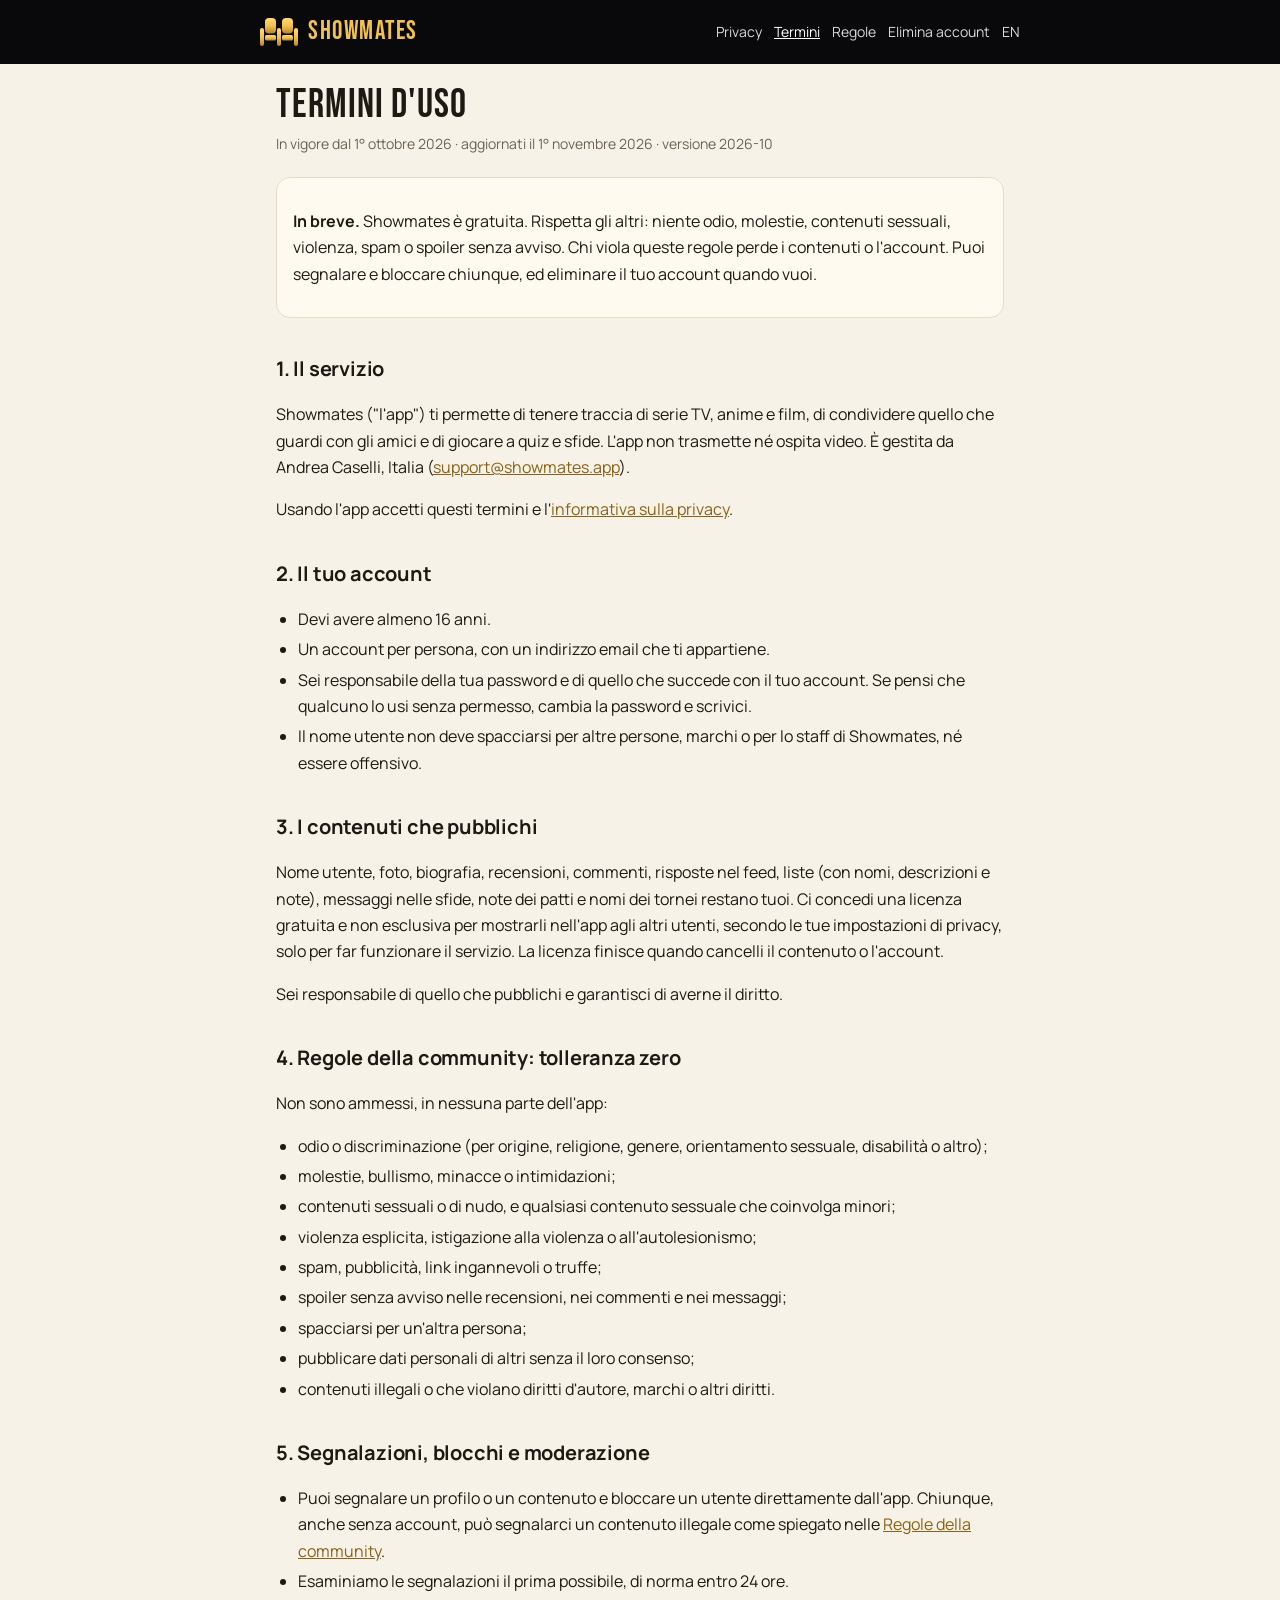
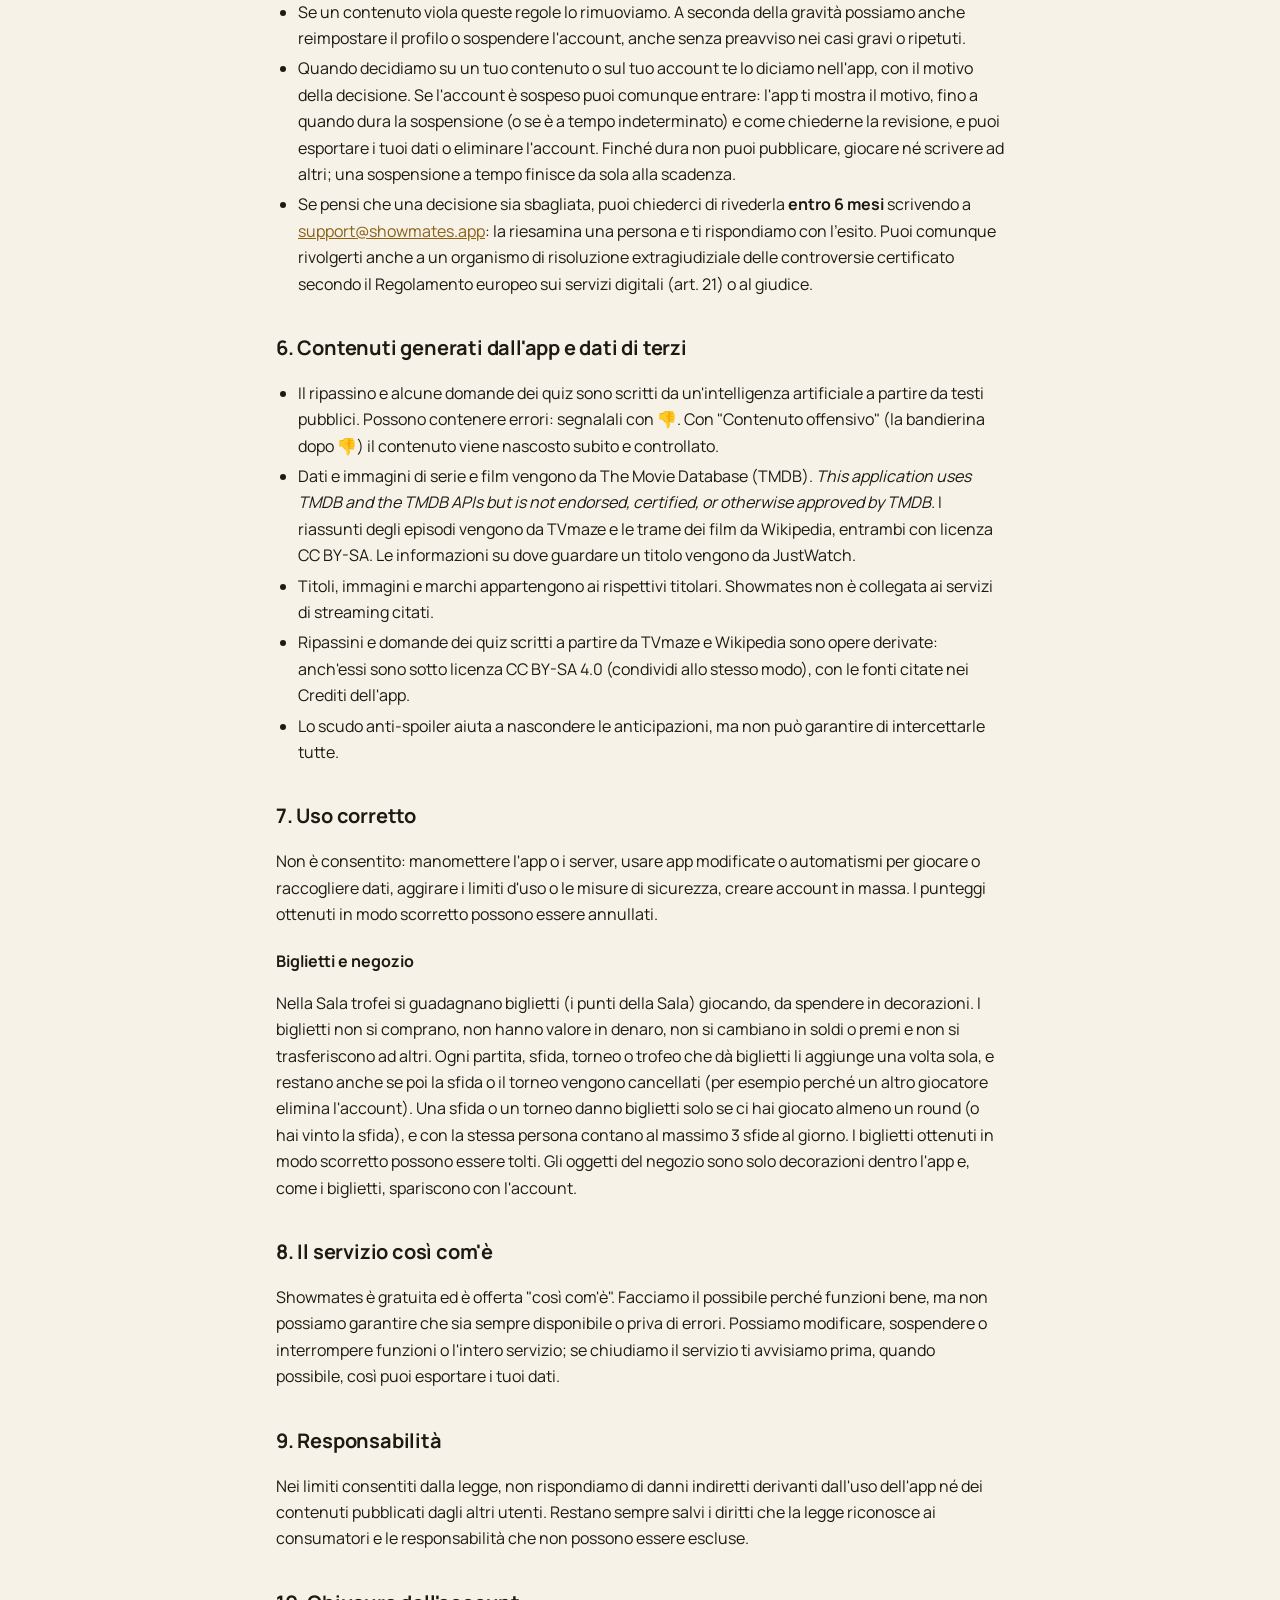
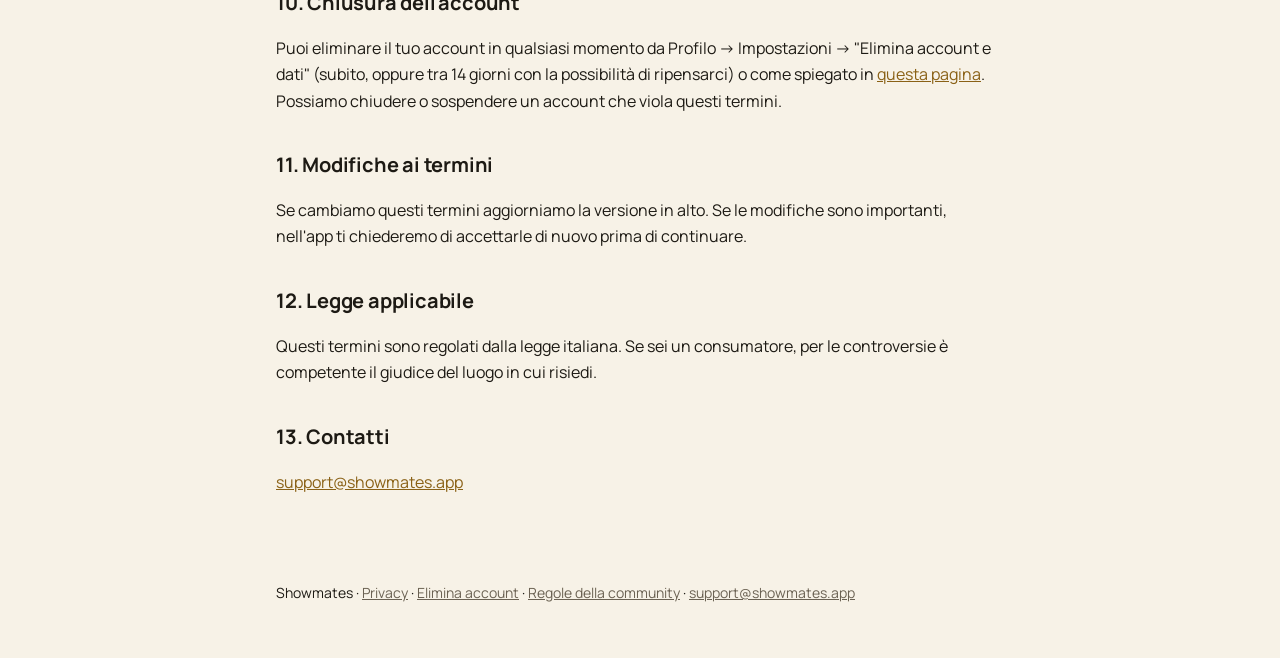
<file: it/terms.html>
<!doctype html>
<html lang="it">
<head>
<meta charset="utf-8">
<!-- GitHub Pages non manda header: CSP e referrer via meta (frame-ancestors qui non vale) -->
<meta http-equiv="Content-Security-Policy" content="default-src 'self'; script-src 'self' 'unsafe-inline'; style-src 'self' 'unsafe-inline'; img-src 'self' data:; font-src 'self'; connect-src 'self' https://oxwnwmfkjcomforyhjia.supabase.co; object-src 'none'; base-uri 'self'; form-action 'self'">
<meta name="referrer" content="strict-origin-when-cross-origin">
<meta name="viewport" content="width=device-width, initial-scale=1">
<title>Termini d'uso · Showmates</title>
<meta name="description" content="Le regole per usare Showmates.">
<link rel="stylesheet" href="../style.css">
<link rel="canonical" href="https://showmates.app/it/terms.html">
<link rel="alternate" hreflang="it" href="https://showmates.app/it/terms.html">
<link rel="alternate" hreflang="en" href="https://showmates.app/en/terms.html">
<link rel="alternate" hreflang="x-default" href="https://showmates.app/en/terms.html">
</head>
<body>
<!-- Cloudflare non deve offuscare le email: senza JavaScript diventavano "[email protected]" (audit finale, voce 392) -->
<!--email_off-->
<header class="top"><div class="bar">
  <a class="brand" href="../index.html"><span class="logo"></span>Showmates</a>
  <nav><a href="privacy.html">Privacy</a><a href="terms.html" aria-current="page">Termini</a><a href="community.html">Regole</a><a href="delete-account.html">Elimina account</a><a href="../en/terms.html" lang="en">EN</a></nav>
</div></header>
<main>
<h1>Termini d'uso</h1>
<p class="updated">In vigore dal 1° ottobre 2026 · aggiornati il 1° novembre 2026 · versione 2026-10</p>

<div class="box">
<p><strong>In breve.</strong> Showmates è gratuita. Rispetta gli altri: niente odio, molestie, contenuti sessuali, violenza, spam o spoiler senza avviso. Chi viola queste regole perde i contenuti o l'account. Puoi segnalare e bloccare chiunque, ed eliminare il tuo account quando vuoi.</p>
</div>

<h2>1. Il servizio</h2>
<p>Showmates ("l'app") ti permette di tenere traccia di serie TV, anime e film, di condividere quello che guardi con gli amici e di giocare a quiz e sfide. L'app non trasmette né ospita video. È gestita da Andrea Caselli, Italia (<a href="mailto:support@showmates.app">support@showmates.app</a>).</p>
<p>Usando l'app accetti questi termini e l'<a href="privacy.html">informativa sulla privacy</a>.</p>

<h2>2. Il tuo account</h2>
<ul>
  <li>Devi avere almeno 16 anni.</li>
  <li>Un account per persona, con un indirizzo email che ti appartiene.</li>
  <li>Sei responsabile della tua password e di quello che succede con il tuo account. Se pensi che qualcuno lo usi senza permesso, cambia la password e scrivici.</li>
  <li>Il nome utente non deve spacciarsi per altre persone, marchi o per lo staff di Showmates, né essere offensivo.</li>
</ul>

<h2>3. I contenuti che pubblichi</h2>
<p>Nome utente, foto, biografia, recensioni, commenti, risposte nel feed, liste (con nomi, descrizioni e note), messaggi nelle sfide, note dei patti e nomi dei tornei restano tuoi. Ci concedi una licenza gratuita e non esclusiva per mostrarli nell'app agli altri utenti, secondo le tue impostazioni di privacy, solo per far funzionare il servizio. La licenza finisce quando cancelli il contenuto o l'account.</p>
<p>Sei responsabile di quello che pubblichi e garantisci di averne il diritto.</p>

<h2>4. Regole della community: tolleranza zero</h2>
<p>Non sono ammessi, in nessuna parte dell'app:</p>
<ul>
  <li>odio o discriminazione (per origine, religione, genere, orientamento sessuale, disabilità o altro);</li>
  <li>molestie, bullismo, minacce o intimidazioni;</li>
  <li>contenuti sessuali o di nudo, e qualsiasi contenuto sessuale che coinvolga minori;</li>
  <li>violenza esplicita, istigazione alla violenza o all'autolesionismo;</li>
  <li>spam, pubblicità, link ingannevoli o truffe;</li>
  <li>spoiler senza avviso nelle recensioni, nei commenti e nei messaggi;</li>
  <li>spacciarsi per un'altra persona;</li>
  <li>pubblicare dati personali di altri senza il loro consenso;</li>
  <li>contenuti illegali o che violano diritti d'autore, marchi o altri diritti.</li>
</ul>

<h2>5. Segnalazioni, blocchi e moderazione</h2>
<ul>
  <li>Puoi segnalare un profilo o un contenuto e bloccare un utente direttamente dall'app. Chiunque, anche senza account, può segnalarci un contenuto illegale come spiegato nelle <a href="community.html#illegali">Regole della community</a>.</li>
  <li>Esaminiamo le segnalazioni il prima possibile, di norma entro 24 ore.</li>
  <li>Se un contenuto viola queste regole lo rimuoviamo. A seconda della gravità possiamo anche reimpostare il profilo o sospendere l'account, anche senza preavviso nei casi gravi o ripetuti.</li>
  <li>Quando decidiamo su un tuo contenuto o sul tuo account te lo diciamo nell'app, con il motivo della decisione. Se l'account è sospeso puoi comunque entrare: l'app ti mostra il motivo, fino a quando dura la sospensione (o se è a tempo indeterminato) e come chiederne la revisione, e puoi esportare i tuoi dati o eliminare l'account. Finché dura non puoi pubblicare, giocare né scrivere ad altri; una sospensione a tempo finisce da sola alla scadenza.</li>
  <li>Se pensi che una decisione sia sbagliata, puoi chiederci di rivederla <strong>entro 6 mesi</strong> scrivendo a <a href="mailto:support@showmates.app">support@showmates.app</a>: la riesamina una persona e ti rispondiamo con l'esito. Puoi comunque rivolgerti anche a un organismo di risoluzione extragiudiziale delle controversie certificato secondo il Regolamento europeo sui servizi digitali (art. 21) o al giudice.</li>
</ul>

<h2>6. Contenuti generati dall'app e dati di terzi</h2>
<ul>
  <li>Il ripassino e alcune domande dei quiz sono scritti da un'intelligenza artificiale a partire da testi pubblici. Possono contenere errori: segnalali con 👎. Con "Contenuto offensivo" (la bandierina dopo 👎) il contenuto viene nascosto subito e controllato.</li>
  <li>Dati e immagini di serie e film vengono da The Movie Database (TMDB). <em>This application uses TMDB and the TMDB APIs but is not endorsed, certified, or otherwise approved by TMDB.</em> I riassunti degli episodi vengono da TVmaze e le trame dei film da Wikipedia, entrambi con licenza CC BY-SA. Le informazioni su dove guardare un titolo vengono da JustWatch.</li>
  <li>Titoli, immagini e marchi appartengono ai rispettivi titolari. Showmates non è collegata ai servizi di streaming citati.</li>
  <li>Ripassini e domande dei quiz scritti a partire da TVmaze e Wikipedia sono opere derivate: anch'essi sono sotto licenza CC BY-SA 4.0 (condividi allo stesso modo), con le fonti citate nei Crediti dell'app.</li>
  <li>Lo scudo anti-spoiler aiuta a nascondere le anticipazioni, ma non può garantire di intercettarle tutte.</li>
</ul>

<h2>7. Uso corretto</h2>
<p>Non è consentito: manomettere l'app o i server, usare app modificate o automatismi per giocare o raccogliere dati, aggirare i limiti d'uso o le misure di sicurezza, creare account in massa. I punteggi ottenuti in modo scorretto possono essere annullati.</p>
<h3>Biglietti e negozio</h3>
<p>Nella Sala trofei si guadagnano biglietti (i punti della Sala) giocando, da spendere in decorazioni. I biglietti non si comprano, non hanno valore in denaro, non si cambiano in soldi o premi e non si trasferiscono ad altri. Ogni partita, sfida, torneo o trofeo che dà biglietti li aggiunge una volta sola, e restano anche se poi la sfida o il torneo vengono cancellati (per esempio perché un altro giocatore elimina l'account). Una sfida o un torneo danno biglietti solo se ci hai giocato almeno un round (o hai vinto la sfida), e con la stessa persona contano al massimo 3 sfide al giorno. I biglietti ottenuti in modo scorretto possono essere tolti. Gli oggetti del negozio sono solo decorazioni dentro l'app e, come i biglietti, spariscono con l'account.</p>

<h2>8. Il servizio così com'è</h2>
<p>Showmates è gratuita ed è offerta "così com'è". Facciamo il possibile perché funzioni bene, ma non possiamo garantire che sia sempre disponibile o priva di errori. Possiamo modificare, sospendere o interrompere funzioni o l'intero servizio; se chiudiamo il servizio ti avvisiamo prima, quando possibile, così puoi esportare i tuoi dati.</p>

<h2>9. Responsabilità</h2>
<p>Nei limiti consentiti dalla legge, non rispondiamo di danni indiretti derivanti dall'uso dell'app né dei contenuti pubblicati dagli altri utenti. Restano sempre salvi i diritti che la legge riconosce ai consumatori e le responsabilità che non possono essere escluse.</p>

<h2>10. Chiusura dell'account</h2>
<p>Puoi eliminare il tuo account in qualsiasi momento da Profilo → Impostazioni → "Elimina account e dati" (subito, oppure tra 14 giorni con la possibilità di ripensarci) o come spiegato in <a href="delete-account.html">questa pagina</a>. Possiamo chiudere o sospendere un account che viola questi termini.</p>

<h2>11. Modifiche ai termini</h2>
<p>Se cambiamo questi termini aggiorniamo la versione in alto. Se le modifiche sono importanti, nell'app ti chiederemo di accettarle di nuovo prima di continuare.</p>

<h2>12. Legge applicabile</h2>
<p>Questi termini sono regolati dalla legge italiana. Se sei un consumatore, per le controversie è competente il giudice del luogo in cui risiedi.</p>

<h2>13. Contatti</h2>
<p><a href="mailto:support@showmates.app">support@showmates.app</a></p>
</main>
<footer><p>Showmates · <a href="privacy.html">Privacy</a> · <a href="delete-account.html">Elimina account</a> · <a href="community.html">Regole della community</a> · <a href="mailto:support@showmates.app">support@showmates.app</a></p></footer>
<!--/email_off-->
</body>
</html>
</file>
<file: style.css>
@font-face { font-family: "Bebas"; src: url("fonts/BebasNeue-Regular.ttf") format("truetype"); font-display: swap; }
@font-face { font-family: "Manrope"; src: url("fonts/Manrope.ttf") format("truetype"); font-weight: 200 800; font-display: swap; }
/* look Cinema dell'app: sala buia e oro del biglietto; "matinée" (avorio e bronzo) col tema chiaro */
:root {
  --accent: #8a6116;
  --gold: #b8862b;
  --bg: #f7f2e7;
  --surface: #fffaf0;
  --text: #1d1a14;
  --muted: #6b6253;
  --line: #e6dcc6;
  --head: #09090c;
  /* esiti leggibili sull'avorio (4,5:1 e oltre); col tema scuro tornano quelli vivi */
  --ok: #1f7a43;
  --err: #b3261e;
}
@media (prefers-color-scheme: dark) {
  :root {
    --accent: #f2c14e;
    --gold: #f2c14e;
    --bg: #09090c;
    --surface: #15141a;
    --text: #f1ece2;
    --muted: #a39d92;
    --line: #2a2830;
    --ok: #2e9e5b;
    --err: #d9534f;
  }
}
* { box-sizing: border-box; }
html { -webkit-text-size-adjust: 100%; }
body {
  margin: 0;
  background: var(--bg);
  color: var(--text);
  font: 16px/1.65 "Manrope", system-ui, -apple-system, "Segoe UI", Roboto, sans-serif;
}
a { color: var(--accent); }
header.top {
  background: var(--head);
  color: #fff;
  padding: 18px 16px;
}
header.top .bar { max-width: 760px; margin: 0 auto; display: flex; flex-wrap: wrap; align-items: center; gap: 8px 12px; }
header.top a.brand { color: #f2c14e; text-decoration: none; font: 26px/1 "Bebas", Impact, sans-serif; letter-spacing: 1.5px; display: flex; align-items: center; gap: 10px; }
header.top .logo { width: 38px; height: 28px; background: url("img/logo.svg") center/contain no-repeat; }
header.top nav { margin-left: auto; display: flex; flex-wrap: wrap; gap: 4px 12px; font-size: 14px; }
header.top nav a { color: #fff; opacity: .85; text-decoration: none; }
header.top nav a:hover, header.top nav a[aria-current] { opacity: 1; text-decoration: underline; }
main { max-width: 760px; margin: 0 auto; padding: 20px 16px 56px; }
h1 { font: 40px/1.05 "Bebas", Impact, sans-serif; letter-spacing: 1px; margin: 0 0 6px; }
h2 { font-size: 20px; margin: 34px 0 8px; letter-spacing: -.2px; }
h3 { font-size: 16px; margin: 20px 0 4px; }
p, li { color: var(--text); }
.updated { color: var(--muted); font-size: 14px; margin: 0 0 22px; }
.box { background: var(--surface); border: 1px solid var(--line); border-radius: 14px; padding: 14px 16px; margin: 16px 0; }
ul { padding-left: 22px; }
li { margin: 4px 0; }
table { width: 100%; border-collapse: collapse; margin: 12px 0; font-size: 15px; }
th, td { text-align: left; vertical-align: top; padding: 8px 10px; border-bottom: 1px solid var(--line); }
th { color: var(--muted); font-weight: 700; font-size: 13px; text-transform: uppercase; letter-spacing: .5px; }
.table-wrap { overflow-x: auto; }
footer { max-width: 760px; margin: 0 auto; padding: 0 16px 40px; color: var(--muted); font-size: 14px; }
footer a { color: var(--muted); }
.hero { text-align: center; padding: 28px 0 8px; }
.hero h1 { font-size: 40px; }
.hero p.lead { font-size: 19px; color: var(--muted); max-width: 560px; margin: 8px auto 0; }
.cards { display: grid; grid-template-columns: repeat(auto-fit, minmax(210px, 1fr)); gap: 12px; margin: 28px 0; }
.card { background: var(--surface); border: 1px solid var(--line); border-radius: 14px; padding: 16px; }
.card h3 { margin: 0 0 4px; }
.card p { margin: 0; color: var(--muted); font-size: 15px; }
.links { display: flex; flex-wrap: wrap; gap: 8px 18px; justify-content: center; margin-top: 18px; }
.pill { display: inline-block; background: var(--gold); color: #1f1503; border-radius: 99px; padding: 10px 18px; text-decoration: none; font-weight: 700; }
.hero { padding-top: 8px; }
.hero h1 { font-size: clamp(38px, 11vw, 64px); line-height: 1; }
.hero p.lead { font-size: 17px; }
.shot { width: min(300px, 80%); margin: 20px auto 0; padding: 7px 7px 0; background: #0b0b0d; border: 1px solid var(--line); border-bottom: 0; border-radius: 28px 28px 0 0; overflow: hidden; height: 330px; box-shadow: 0 0 60px rgba(242,193,78,.14); mask-image: linear-gradient(#000 75%, transparent); }
.shot img { display: block; width: 100%; height: auto; border-radius: 21px 21px 0 0; }
.wait .more { margin-top: 6px; padding: 12px 14px; background: var(--surface); border: 1px solid var(--line); border-radius: 12px; }
.wait .more[hidden] { display: none; }
.wait { max-width: 460px; margin: 18px auto 0; text-align: left; }
.wait .row { display: flex; gap: 8px; }
.wait input[type=email] { flex: 1; min-width: 0; font: inherit; padding: 12px 14px; border-radius: 12px; border: 1px solid var(--muted); background: var(--surface); color: var(--text); }
.wait button { font: 20px/1 "Bebas", Impact, sans-serif; letter-spacing: 1px; padding: 0 18px; border: 0; border-radius: 12px; background: var(--gold); color: #1f1503; cursor: pointer; }
.wait button:disabled { opacity: .6; cursor: default; }
.wait label { display: flex; gap: 8px; align-items: flex-start; font-size: 14px; color: var(--muted); margin-top: 10px; }
.wait label input { margin-top: 4px; accent-color: var(--gold); }
.wait .plat { display: flex; flex-wrap: wrap; gap: 6px 18px; align-items: center; border: 0; padding: 0; margin: 12px 0 0; font-size: 14px; color: var(--muted); }
.wait .plat legend { float: left; padding: 0; margin-right: 4px; }
.wait .plat label { margin: 0; color: var(--text); align-items: center; }
.wait .plat label input { margin: 0; }
.wait .msg { margin: 8px 0 0; font-size: 15px; font-weight: 700; }
.wait .msg.ok { color: var(--accent); }
.wait .msg.err { color: var(--err); }
/* senza JavaScript il modulo farebbe una GET con l'email nell'indirizzo: si nasconde (c'è il <noscript>) */
.js-off .wait { display: none; }

/* ---- animazioni (spente con "riduci movimento") ---- */
.hero { position: relative; isolation: isolate; }
.hero::before { content: ""; position: absolute; z-index: -1; left: 50%; top: -40px; width: 520px; height: 420px; transform: translateX(-50%);
  background: radial-gradient(closest-side, rgba(242,193,78,.22), transparent 70%); animation: beam 6s ease-in-out infinite; pointer-events: none; }
.hero h1 { background: linear-gradient(100deg, var(--text) 40%, var(--gold) 50%, var(--text) 60%) 120% 0 / 250% 100%; -webkit-background-clip: text; background-clip: text; color: transparent;
  animation: shine 2.2s .3s ease-in-out both; }
.wait button { position: relative; overflow: hidden; transition: transform .15s; }
.wait button::after { content: ""; position: absolute; inset: 0; background: linear-gradient(100deg, transparent 30%, rgba(255,255,255,.55) 50%, transparent 70%); transform: translateX(-120%); }
.wait button:hover::after { transition: transform .6s; transform: translateX(120%); }
.wait button:active { transform: scale(.96); }
.wait .msg.ok { animation: pop .45s cubic-bezier(.2,1.6,.4,1); }
.ticker { display: flex; overflow: hidden; margin: 0 -16px 0; padding: 10px 0; border-block: 1px solid var(--line); white-space: nowrap;
  font: 22px/1 "Bebas", Impact, sans-serif; letter-spacing: 1.5px; color: var(--gold); mask-image: linear-gradient(90deg, transparent, #000 12%, #000 88%, transparent); }
.ticker div { flex: none; padding-right: .3em; animation: marquee 40s linear infinite; }
.card { transition: transform .25s, border-color .25s, opacity .6s, translate .6s; }
.card:hover { transform: translateY(-3px); border-color: var(--gold); }
.js .card:not(.in) { opacity: 0; translate: 0 18px; }
@keyframes shine { to { background-position: -20% 0; } }
@keyframes beam { 50% { opacity: .55; transform: translateX(-50%) scale(1.08); } }
@keyframes pop { from { transform: scale(.85); opacity: 0; } }
@keyframes marquee { to { transform: translateX(-100%); } }
@media (prefers-reduced-motion: reduce) {
  *, *::before, *::after { animation: none !important; transition: none !important; }
  .js .card:not(.in) { opacity: 1; translate: none; }
  .hero h1 { background: none; color: var(--text); }
}

/* ---- quiz di prova (try.html) ---- */
.sr { position: absolute; width: 1px; height: 1px; overflow: hidden; clip: rect(0 0 0 0); white-space: nowrap; }
.quiz .spoiler { font-size: 14px; color: var(--muted); }
.quiz h2.q { font: 30px/1.1 "Bebas", Impact, sans-serif; letter-spacing: .5px; margin: 18px 0 14px; }
.quiz .opts { list-style: none; padding: 0; margin: 0; }
.quiz .opts li { margin: 0 0 10px; }
.quiz button { font-family: inherit; font-size: 16px; font-weight: 700; line-height: 1.35; cursor: pointer; }
.quiz .opt { width: 100%; min-height: 54px; display: flex; align-items: center; gap: 10px; text-align: left;
  padding: 12px 16px; border-radius: 12px; border: 1px solid var(--line); background: var(--surface); color: var(--text); }
.quiz .opt span:first-child { flex: 1; }
.quiz .opt:hover:not([aria-disabled]) { border-color: var(--gold); }
.quiz .opt[aria-disabled] { cursor: default; }
.quiz .opt.right { border: 2px solid var(--ok); background: rgba(46,158,91,.14); }
.quiz .opt.wrong { border: 2px solid var(--err); background: rgba(217,83,79,.12); }
.quiz .mark { font-size: 20px; font-weight: 800; }
.quiz .right .mark, .quiz .verdict.ok { color: var(--ok); }
.quiz .wrong .mark, .quiz .verdict.err { color: var(--err); }
.quiz .verdict { font-weight: 800; margin: 6px 0 10px; }
.quiz button.pill { border: 0; margin-top: 6px; }
.quiz .score { font: 88px/1 "Bebas", Impact, sans-serif; color: var(--accent); text-align: center; margin: 24px 0 4px; }
.quiz .score + .updated { text-align: center; }
.quiz .again { display: block; margin: 16px 0 0; background: none; border: 0; padding: 8px 0; color: var(--accent); text-decoration: underline; }
.quiz :focus-visible { outline: 3px solid var(--gold); outline-offset: 2px; }
.quiz h2.q:focus, .quiz .score:focus { outline: none; }
</file>
